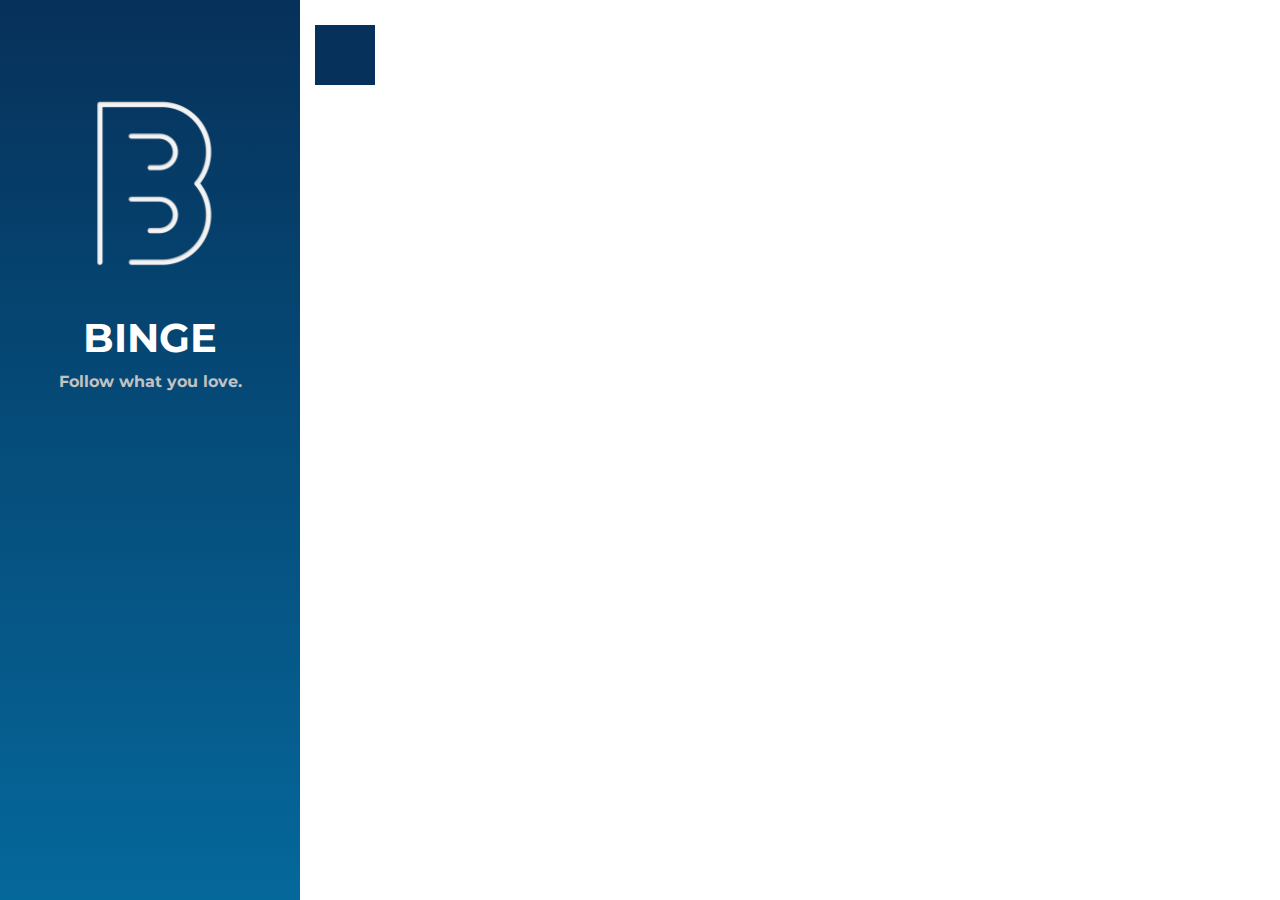
<file: Binge/index.html>
<!DOCTYPE html>
<html lang="en" class="no-js">
	<head>
		<meta charset="UTF-8" />
		<meta http-equiv="X-UA-Compatible" content="IE=edge">
		<meta name="viewport" content="width=device-width, initial-scale=1">
		<title>Binge</title>
		<meta name="description" content="A responsive, magazine-like website layout with a grid item animation effect when opening the content" />
		<meta name="keywords" content="grid, layout, effect, animated, responsive, magazine, template, web design" />
		<meta name="author" content="Codrops" />
		<link rel="shortcut icon" href="../favicon.ico">
		<link rel="stylesheet" type="text/css" href="css/normalize.css" />
		<link rel="stylesheet" type="text/css" href="fonts/font-awesome-4.3.0/css/font-awesome.min.css" />
		<link rel="stylesheet" type="text/css" href="css/style1.css" />
		<script src="js/modernizr.custom.js"></script>
	</head>
	<body>
		<div class="container">
			<button id="menu-toggle" class="menu-toggle"><span>Menu</span></button>
			<div id="theSidebar" class="sidebar">
				<button class="close-button fa fa-fw fa-close"></button>
				<h1>
					<img src="img/Binge_logo2.png" width="250 px" height="250 px"></img>
					<span>BINGE<span>
				</h1>
				<h2>Follow what you love.</h2>

			</div>
			<div id="theGrid" class="main">
				<section class="grid">
					<header class="top-bar">
						<div id="sb-search" class="sb-search">
							<form>
								<input class="sb-search-input" placeholder="Enter your search term..." type="search" value="" name="search" id="search">
								<input class="sb-search-submit" type="submit" value="">
								<span class="sb-icon-search"></span>
							</form>
						</div>


			</div>
		<script src="js/classie.js"></script>
		<script src="js/main.js"></script>
		<script src="js/uisearch.js"></script>
		<script>
			new UISearch( document.getElementById( 'sb-search' ) );
		</script>
	</body>
</html>
</file>
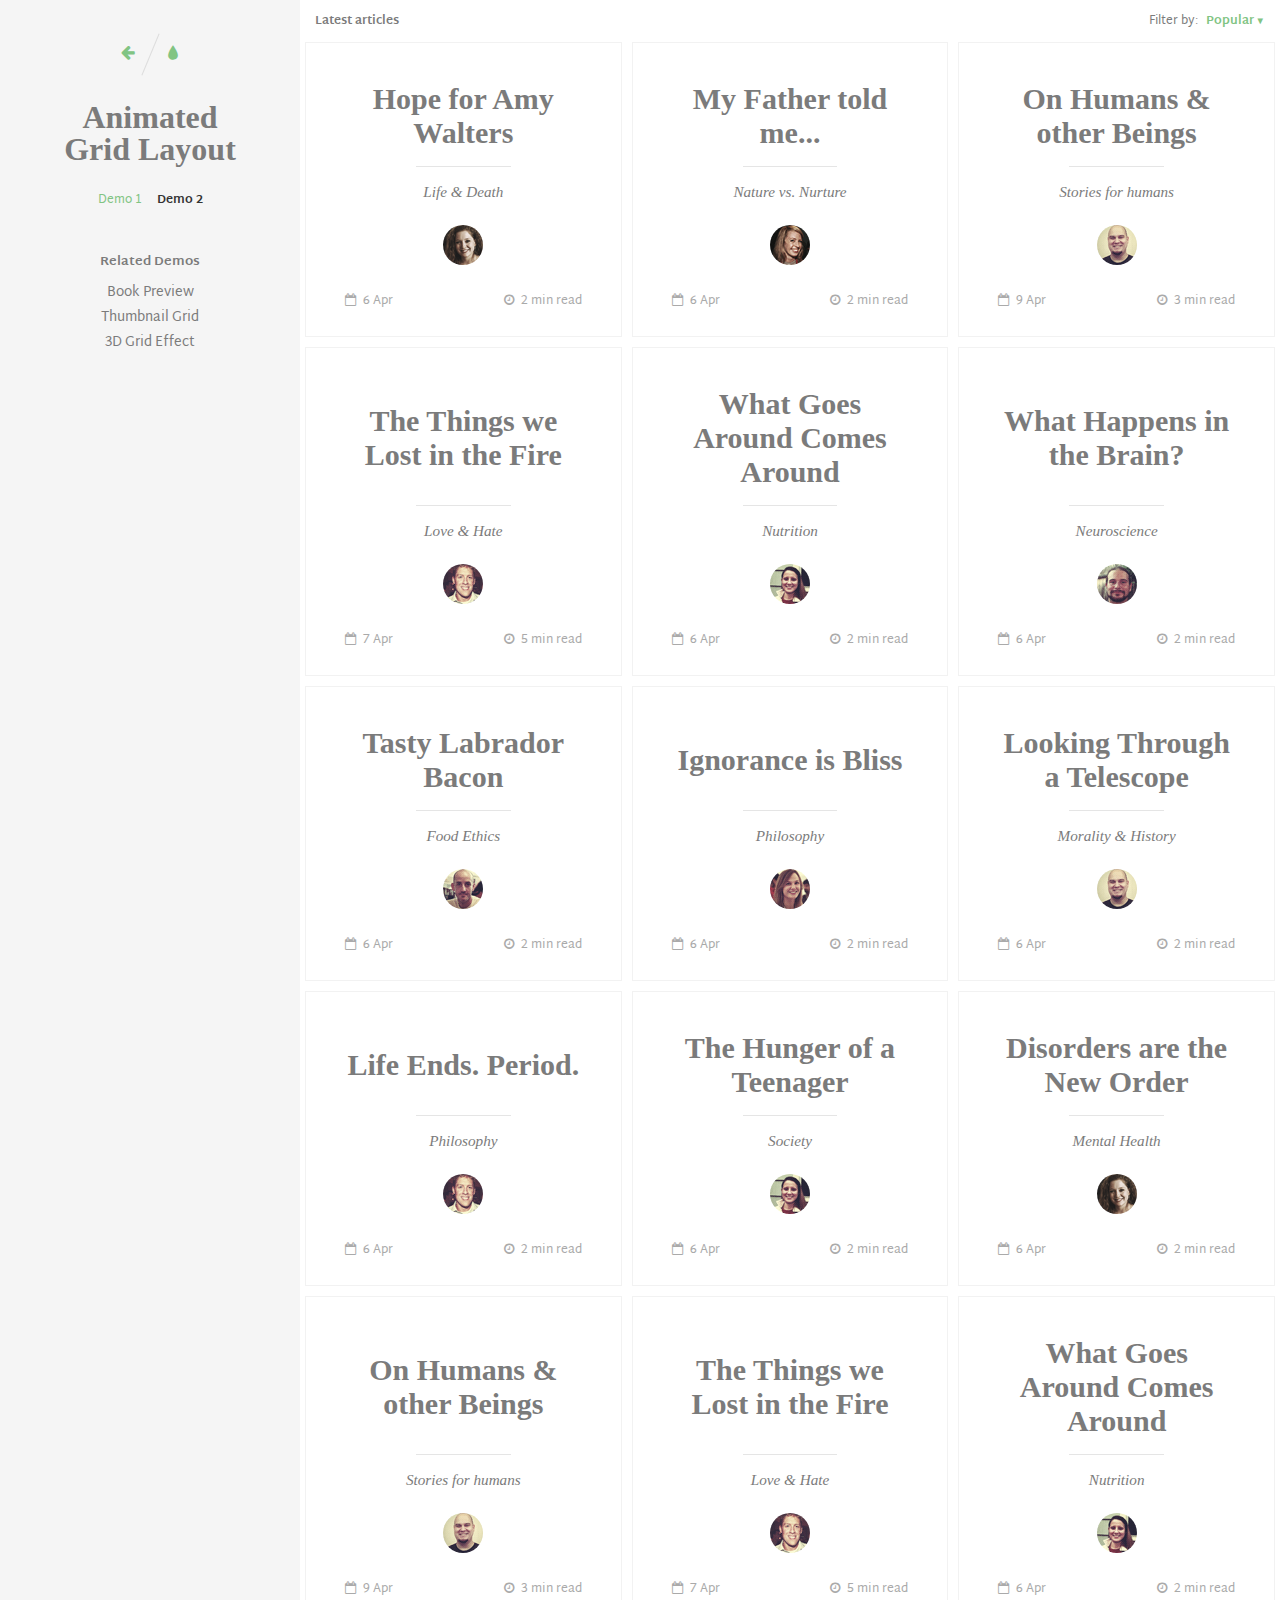
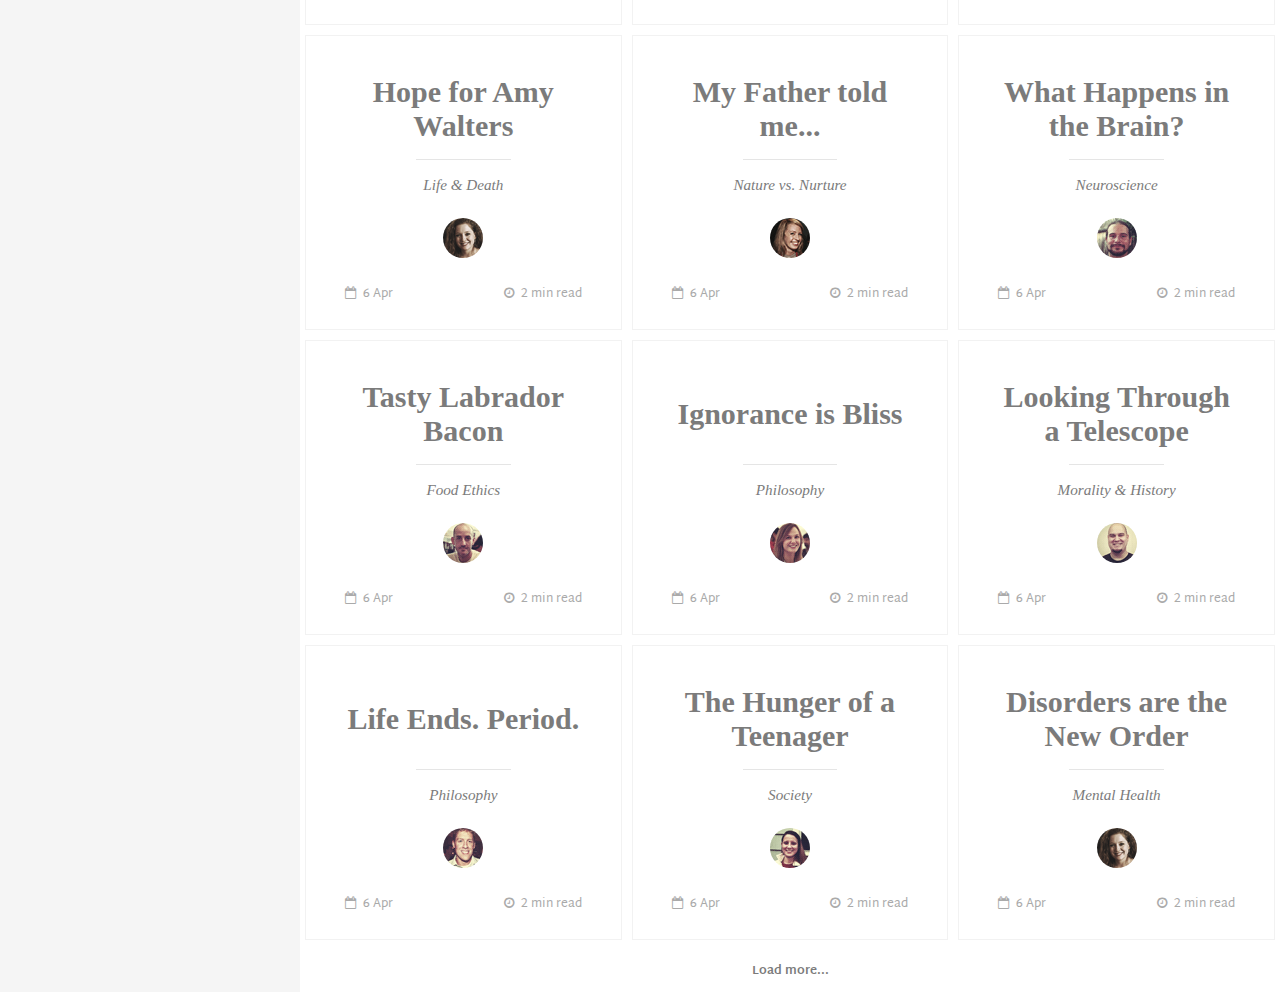
<file: Binge/index2.html>
<!DOCTYPE html>
<html lang="en" class="no-js">
	<head>
		<meta charset="UTF-8" />
		<meta http-equiv="X-UA-Compatible" content="IE=edge">
		<meta name="viewport" content="width=device-width, initial-scale=1">
		<title>Grid Item Animation Layout - Demo 2</title>
		<meta name="description" content="A responsive, magazine-like website layout with a grid item animation effect when opening the content" />
		<meta name="keywords" content="grid, layout, effect, animated, responsive, magazine, template, web design" />
		<meta name="author" content="Codrops" />
		<link rel="shortcut icon" href="../favicon.ico">
		<link rel="stylesheet" type="text/css" href="css/normalize.css" />
		<link rel="stylesheet" type="text/css" href="fonts/font-awesome-4.3.0/css/font-awesome.min.css" />
		<link rel="stylesheet" type="text/css" href="css/style2.css" />
		<script src="js/modernizr.custom.js"></script>
	</head>
	<body>
		<div class="container">
			<button id="menu-toggle" class="menu-toggle"><span>Menu</span></button>
			<div id="theSidebar" class="sidebar">
				<button class="close-button fa fa-fw fa-close"></button>
				<div class="codrops-links">
					<a class="codrops-icon codrops-icon--prev" href="http://tympanus.net/Tutorials/MotionBlurEffect/" title="Previous Demo"><span>Previous Demo</span></a>
					<a class="codrops-icon codrops-icon--drop" href="http://tympanus.net/codrops/?p=23872" title="Back to the article"><span>Back to the Codrops article</span></a>
				</div>
				<h1><span>Animated<span> Grid Layout</h1>
				<nav class="codrops-demos">
					<a href="index.html">Demo 1</a>
					<a class="current-demo" href="index2.html">Demo 2</a>
				</nav>
				<div class="related">
					<h3>Related Demos</h3>
					<a href="http://tympanus.net/Development/BookPreview/">Book Preview</a>
					<a href="http://tympanus.net/Tutorials/ThumbnailGridExpandingPreview/">Thumbnail Grid</a>
					<a href="http://tympanus.net/Development/3DGridEffect/">3D Grid Effect</a>
				</div>
			</div>
			<div id="theGrid" class="main">
				<section class="grid">
					<header class="top-bar">
						<h2 class="top-bar__headline">Latest articles</h2>
						<div class="filter">
							<span>Filter by:</span>
							<span class="dropdown">Popular</span>
						</div>
					</header>
					<a class="grid__item" href="#">
						<h2 class="title title--preview">Hope for Amy Walters</h2>
						<div class="loader"></div>
						<span class="category">Life &amp; Death</span>
						<div class="meta meta--preview">
							<img class="meta__avatar" src="img/authors/4.png" alt="author04" /> 
							<span class="meta__date"><i class="fa fa-calendar-o"></i> 6 Apr</span>
							<span class="meta__reading-time"><i class="fa fa-clock-o"></i> 2 min read</span>
						</div>
					</a>
					<a class="grid__item" href="#">
						<h2 class="title title--preview">My Father told me...</h2>
						<div class="loader"></div>
						<span class="category">Nature vs. Nurture</span>
						<div class="meta meta--preview">
							<img class="meta__avatar" src="img/authors/5.png" alt="author05" /> 
							<span class="meta__date"><i class="fa fa-calendar-o"></i> 6 Apr</span>
							<span class="meta__reading-time"><i class="fa fa-clock-o"></i> 2 min read</span>
						</div>
					</a>
					<a class="grid__item" href="#">
						<h2 class="title title--preview">On Humans &amp; other Beings</h2>
						<div class="loader"></div>
						<span class="category">Stories for humans</span>
						<div class="meta meta--preview">
							<img class="meta__avatar" src="img/authors/1.png" alt="author01" /> 
							<span class="meta__date"><i class="fa fa-calendar-o"></i> 9 Apr</span>
							<span class="meta__reading-time"><i class="fa fa-clock-o"></i> 3 min read</span>
						</div>
					</a>
					<a class="grid__item" href="#">
						<h2 class="title title--preview">The Things we Lost in the Fire</h2>
						<div class="loader"></div>
						<span class="category">Love &amp; Hate</span>
						<div class="meta meta--preview">
							<img class="meta__avatar" src="img/authors/2.png" alt="author02" /> 
							<span class="meta__date"><i class="fa fa-calendar-o"></i> 7 Apr</span>
							<span class="meta__reading-time"><i class="fa fa-clock-o"></i> 5 min read</span>
						</div>
					</a>
					<a class="grid__item" href="#">
						<h2 class="title title--preview">What Goes Around Comes Around</h2>
						<div class="loader"></div>
						<span class="category">Nutrition</span>
						<div class="meta meta--preview">
							<img class="meta__avatar" src="img/authors/3.png" alt="author03" /> 
							<span class="meta__date"><i class="fa fa-calendar-o"></i> 6 Apr</span>
							<span class="meta__reading-time"><i class="fa fa-clock-o"></i> 2 min read</span>
						</div>
					</a>
					<a class="grid__item" href="#">
						<h2 class="title title--preview">What Happens in the Brain?</h2>
						<div class="loader"></div>
						<span class="category">Neuroscience</span>
						<div class="meta meta--preview">
							<img class="meta__avatar" src="img/authors/6.png" alt="author06" /> 
							<span class="meta__date"><i class="fa fa-calendar-o"></i> 6 Apr</span>
							<span class="meta__reading-time"><i class="fa fa-clock-o"></i> 2 min read</span>
						</div>
					</a>
					<a class="grid__item" href="#">
						<h2 class="title title--preview">Tasty Labrador Bacon</h2>
						<div class="loader"></div>
						<span class="category">Food Ethics</span>
						<div class="meta meta--preview">
							<img class="meta__avatar" src="img/authors/7.png" alt="author07" /> 
							<span class="meta__date"><i class="fa fa-calendar-o"></i> 6 Apr</span>
							<span class="meta__reading-time"><i class="fa fa-clock-o"></i> 2 min read</span>
						</div>
					</a>
					<a class="grid__item" href="#">
						<h2 class="title title--preview">Ignorance is Bliss</h2>
						<div class="loader"></div>
						<span class="category">Philosophy</span>
						<div class="meta meta--preview">
							<img class="meta__avatar" src="img/authors/8.png" alt="author08" /> 
							<span class="meta__date"><i class="fa fa-calendar-o"></i> 6 Apr</span>
							<span class="meta__reading-time"><i class="fa fa-clock-o"></i> 2 min read</span>
						</div>
					</a>
					<a class="grid__item" href="#">
						<h2 class="title title--preview">Looking Through a Telescope</h2>
						<div class="loader"></div>
						<span class="category">Morality &amp; History</span>
						<div class="meta meta--preview">
							<img class="meta__avatar" src="img/authors/1.png" alt="author01" /> 
							<span class="meta__date"><i class="fa fa-calendar-o"></i> 6 Apr</span>
							<span class="meta__reading-time"><i class="fa fa-clock-o"></i> 2 min read</span>
						</div>
					</a>
					<a class="grid__item" href="#">
						<h2 class="title title--preview">Life Ends. Period.</h2>
						<div class="loader"></div>
						<span class="category">Philosophy</span>
						<div class="meta meta--preview">
							<img class="meta__avatar" src="img/authors/2.png" alt="author02" /> 
							<span class="meta__date"><i class="fa fa-calendar-o"></i> 6 Apr</span>
							<span class="meta__reading-time"><i class="fa fa-clock-o"></i> 2 min read</span>
						</div>
					</a>
					<a class="grid__item" href="#">
						<h2 class="title title--preview">The Hunger of a Teenager</h2>
						<div class="loader"></div>
						<span class="category">Society</span>
						<div class="meta meta--preview">
							<img class="meta__avatar" src="img/authors/3.png" alt="author03" /> 
							<span class="meta__date"><i class="fa fa-calendar-o"></i> 6 Apr</span>
							<span class="meta__reading-time"><i class="fa fa-clock-o"></i> 2 min read</span>
						</div>
					</a>
					<a class="grid__item" href="#">
						<h2 class="title title--preview">Disorders are the New Order</h2>
						<div class="loader"></div>
						<span class="category">Mental Health</span>
						<div class="meta meta--preview">
							<img class="meta__avatar" src="img/authors/4.png" alt="author04" /> 
							<span class="meta__date"><i class="fa fa-calendar-o"></i> 6 Apr</span>
							<span class="meta__reading-time"><i class="fa fa-clock-o"></i> 2 min read</span>
						</div>
					</a>
					<a class="grid__item" href="#">
						<h2 class="title title--preview">On Humans &amp; other Beings</h2>
						<div class="loader"></div>
						<span class="category">Stories for humans</span>
						<div class="meta meta--preview">
							<img class="meta__avatar" src="img/authors/1.png" alt="author01" /> 
							<span class="meta__date"><i class="fa fa-calendar-o"></i> 9 Apr</span>
							<span class="meta__reading-time"><i class="fa fa-clock-o"></i> 3 min read</span>
						</div>
					</a>
					<a class="grid__item" href="#">
						<h2 class="title title--preview">The Things we Lost in the Fire</h2>
						<div class="loader"></div>
						<span class="category">Love &amp; Hate</span>
						<div class="meta meta--preview">
							<img class="meta__avatar" src="img/authors/2.png" alt="author02" /> 
							<span class="meta__date"><i class="fa fa-calendar-o"></i> 7 Apr</span>
							<span class="meta__reading-time"><i class="fa fa-clock-o"></i> 5 min read</span>
						</div>
					</a>
					<a class="grid__item" href="#">
						<h2 class="title title--preview">What Goes Around Comes Around</h2>
						<div class="loader"></div>
						<span class="category">Nutrition</span>
						<div class="meta meta--preview">
							<img class="meta__avatar" src="img/authors/3.png" alt="author03" /> 
							<span class="meta__date"><i class="fa fa-calendar-o"></i> 6 Apr</span>
							<span class="meta__reading-time"><i class="fa fa-clock-o"></i> 2 min read</span>
						</div>
					</a>
					<a class="grid__item" href="#">
						<h2 class="title title--preview">Hope for Amy Walters</h2>
						<div class="loader"></div>
						<span class="category">Life &amp; Death</span>
						<div class="meta meta--preview">
							<img class="meta__avatar" src="img/authors/4.png" alt="author04" /> 
							<span class="meta__date"><i class="fa fa-calendar-o"></i> 6 Apr</span>
							<span class="meta__reading-time"><i class="fa fa-clock-o"></i> 2 min read</span>
						</div>
					</a>
					<a class="grid__item" href="#">
						<h2 class="title title--preview">My Father told me...</h2>
						<div class="loader"></div>
						<span class="category">Nature vs. Nurture</span>
						<div class="meta meta--preview">
							<img class="meta__avatar" src="img/authors/5.png" alt="author05" /> 
							<span class="meta__date"><i class="fa fa-calendar-o"></i> 6 Apr</span>
							<span class="meta__reading-time"><i class="fa fa-clock-o"></i> 2 min read</span>
						</div>
					</a>
					<a class="grid__item" href="#">
						<h2 class="title title--preview">What Happens in the Brain?</h2>
						<div class="loader"></div>
						<span class="category">Neuroscience</span>
						<div class="meta meta--preview">
							<img class="meta__avatar" src="img/authors/6.png" alt="author06" /> 
							<span class="meta__date"><i class="fa fa-calendar-o"></i> 6 Apr</span>
							<span class="meta__reading-time"><i class="fa fa-clock-o"></i> 2 min read</span>
						</div>
					</a>
					<a class="grid__item" href="#">
						<h2 class="title title--preview">Tasty Labrador Bacon</h2>
						<div class="loader"></div>
						<span class="category">Food Ethics</span>
						<div class="meta meta--preview">
							<img class="meta__avatar" src="img/authors/7.png" alt="author07" /> 
							<span class="meta__date"><i class="fa fa-calendar-o"></i> 6 Apr</span>
							<span class="meta__reading-time"><i class="fa fa-clock-o"></i> 2 min read</span>
						</div>
					</a>
					<a class="grid__item" href="#">
						<h2 class="title title--preview">Ignorance is Bliss</h2>
						<div class="loader"></div>
						<span class="category">Philosophy</span>
						<div class="meta meta--preview">
							<img class="meta__avatar" src="img/authors/8.png" alt="author08" /> 
							<span class="meta__date"><i class="fa fa-calendar-o"></i> 6 Apr</span>
							<span class="meta__reading-time"><i class="fa fa-clock-o"></i> 2 min read</span>
						</div>
					</a>
					<a class="grid__item" href="#">
						<h2 class="title title--preview">Looking Through a Telescope</h2>
						<div class="loader"></div>
						<span class="category">Morality &amp; History</span>
						<div class="meta meta--preview">
							<img class="meta__avatar" src="img/authors/1.png" alt="author01" /> 
							<span class="meta__date"><i class="fa fa-calendar-o"></i> 6 Apr</span>
							<span class="meta__reading-time"><i class="fa fa-clock-o"></i> 2 min read</span>
						</div>
					</a>
					<a class="grid__item" href="#">
						<h2 class="title title--preview">Life Ends. Period.</h2>
						<div class="loader"></div>
						<span class="category">Philosophy</span>
						<div class="meta meta--preview">
							<img class="meta__avatar" src="img/authors/2.png" alt="author02" /> 
							<span class="meta__date"><i class="fa fa-calendar-o"></i> 6 Apr</span>
							<span class="meta__reading-time"><i class="fa fa-clock-o"></i> 2 min read</span>
						</div>
					</a>
					<a class="grid__item" href="#">
						<h2 class="title title--preview">The Hunger of a Teenager</h2>
						<div class="loader"></div>
						<span class="category">Society</span>
						<div class="meta meta--preview">
							<img class="meta__avatar" src="img/authors/3.png" alt="author03" /> 
							<span class="meta__date"><i class="fa fa-calendar-o"></i> 6 Apr</span>
							<span class="meta__reading-time"><i class="fa fa-clock-o"></i> 2 min read</span>
						</div>
					</a>
					<a class="grid__item" href="#">
						<h2 class="title title--preview">Disorders are the New Order</h2>
						<div class="loader"></div>
						<span class="category">Mental Health</span>
						<div class="meta meta--preview">
							<img class="meta__avatar" src="img/authors/4.png" alt="author04" /> 
							<span class="meta__date"><i class="fa fa-calendar-o"></i> 6 Apr</span>
							<span class="meta__reading-time"><i class="fa fa-clock-o"></i> 2 min read</span>
						</div>
					</a>
					<footer class="page-meta">
						<span>Load more...</span>
					</footer>
				</section>
				<section class="content">
					<div class="scroll-wrap">
						<article class="content__item">
							<span class="category category--full">Life &amp; Death</span>
							<h2 class="title title--full">Hope for Amy Walters</h2>
							<div class="meta meta--full">
								<img class="meta__avatar" src="img/authors/4.png" alt="author04" />
								<span class="meta__author">Sandra Paulson</span>
								<span class="meta__date"><i class="fa fa-calendar-o"></i> 6 Apr</span>
								<span class="meta__reading-time"><i class="fa fa-clock-o"></i> 2 min read</span>
								<span class="meta__misc meta__misc--seperator"><i class="fa fa-comments-o"></i> 7 comments</span>
								<span class="meta__misc"><i class="fa fa-heart"></i> 12 favorites</span>
								<nav class="article-nav">
									<button><i class="fa fa-angle-left"></i> <span>Previous</span></button>
									<button><span>Next</span> <i class="fa fa-angle-right"></i></button>
								</nav>
							</div>
							<p>In contrast to this, our discussion readily shows that the double meaning in question belonged to the word taboo from the very beginning and that it serves to designate a definite ambivalence as well as everything which has come into existence on the basis of this ambivalence. </p>
							<p>Taboo is itself an ambivalent word and by way of supplement we may add that the established meaning of this word might of itself have allowed us to guess what we have found as the result of extensive investigation, namely, that the taboo prohibition is to be explained as the result of an emotional ambivalence. A study of the oldest languages has taught us that at one time there were many such words which included their own contrasts so that they were in a certain sense ambivalent, though perhaps not exactly in the same sense as the word taboo[88]. Slight vocal modifications of this primitive word containing two opposite meanings later served to create a separate linguistic expression for the two opposites originally united in one word.</p>
							<p>The word taboo has had a different fate; with the diminished importance of the ambivalence which it connotes it has itself disappeared, or rather, the words analogous to it have vanished from the vocabulary. In a later connection I hope to be able to show that a tangible historic change is probably concealed behind the fate of this conception; that the word at first was associated with definite human relations which were characterized by great emotional ambivalence from which it expanded to other analogous relations.</p>
							<p>Unless we are mistaken, the understanding of taboo also throws light upon the nature and origin of _conscience_. Without stretching ideas we can speak of a taboo conscience and a taboo sense of guilt after the violation of a taboo. Taboo conscience is probably the oldest form in which we meet the phenomenon of conscience.</p>
							<p>If I judge my readers’ impressions correctly, I dare say that after hearing all that was said about taboo they are far from knowing what to understand by it and where to store it in their minds. This is surely due to the insufficient information I have given and to the omission of all discussions concerning the relation of taboo to superstition, to belief in the soul, and to religion. On the other hand I fear that a more detailed description of what is known about taboo would be still more confusing; I can therefore assure the reader that the state of affairs is really far from clear. We may say, however, that we deal with a series of restrictions which these primitive races impose upon themselves; this and that is forbidden without any apparent reason; nor does it occur to them to question this matter, for they subject themselves to these restrictions as a matter of course and are convinced that any transgression will be punished automatically in the most severe manner. There are reliable reports that innocent transgressions of such prohibitions have actually been punished automatically. For instance, the innocent offender who had eaten from a forbidden animal became deeply depressed, expected his death and then actually died. The prohibitions mostly concern matters which are capable of enjoyment such as freedom of movement and unrestrained intercourse; in some cases they appear very ingenious, evidently representing abstinences and renunciations; in other cases their content is quite incomprehensible, they seem to concern themselves with trifles and give the impression of ceremonials. Something like a theory seems to underlie all these prohibitions, it seems as if these prohibitions are necessary because some persons and objects possess a dangerous power which is transmitted by contact with the object so charged, almost like a contagion. The quantity of this dangerous property is also taken into consideration. Some persons or things have more of it than others and the danger is precisely in accordance with the charge. The most peculiar part of it is that any one who has violated such a prohibition assumes the nature of the forbidden object as if he had absorbed the whole dangerous charge. This power is inherent in all persons who are more or less prominent, such as kings, priests and the newly born, in all exceptional physical states such as menstruation, puberty and birth, in everything sinister like illness and death and in everything connected with these conditions by virtue of contagion or dissemination.</p>
							<p>First of all it must be said that it is useless to question savages as to the real motivation of their prohibitions or as to the genesis of taboo. According to our assumption they must be incapable of telling us anything about it since this motivation is ‘unconscious’ to them. But following the model of the compulsive prohibition we shall construct the history of taboo as follows: Taboos are very ancient prohibitions which at one time were forced upon a generation of primitive people from without, that is, they probably were forcibly impressed upon them by an earlier generation. These prohibitions concerned actions for which there existed a strong desire. The prohibitions maintained themselves from generation to generation, perhaps only as the result of a tradition set up by paternal and social authority. But in later generations they have perhaps already become ‘organized’ as a piece of inherited psychic property. Whether there are such ‘innate ideas’ or whether these have brought about the fixation of the taboo by themselves or by co-operating with education no one could decide in the particular case in question. The persistence of taboo teaches, however, one thing, namely, that the original pleasure to do the forbidden still continues among taboo races. They therefore assume an _ambivalent attitude_ toward their taboo prohibitions; in their unconscious they would like nothing better than to transgress them but they are also afraid to do it; they are afraid just because they would like to transgress, and the fear is stronger than the pleasure. But in every individual of the race the desire for it is unconscious, just as in the neurotic.</p> <p>It seems like an obvious contradiction that persons of such perfection of power should themselves require the greatest care to guard them against threatening dangers, but this is not the only contradiction revealed in the treatment of royal persons on the part of savages. These races consider it necessary to watch over their kings to see that they use their powers in the right way; they are by no means sure of their good intentions or of their conscientiousness. A strain of mistrust is mingled with the motivation of the taboo rules for the king. “The idea that early kingdoms are despotisms”, says Frazer[59], “in which the people exist only for the sovereign, is wholly inapplicable to the monarchies we are considering. On the contrary, the sovereign in them exists only for his subjects: his life is only valuable so long as he discharges the duties of his position by ordering the course of nature for his people’s benefit. So soon as he fails to do so, the care, the devotion, the religious homage which they had hitherto lavished on him cease and are changed into hatred and contempt; he is ignominiously dismissed and may be thankful if he escapes with his life. Worshipped as a god one day, he is killed as a criminal the next. But in this changed behaviour of the people there is nothing capricious or inconsistent. On the contrary, their conduct is quite consistent. If their king is their god he is or should be, also their preserver; and if he will not preserve them he must make room for another who will. So long, however, as he answers their expectations, there is no limit to the care which they take of him, and which they compel him to take of himself. A king of this sort lives hedged in by ceremonious etiquette, a network of prohibitions and observances, of which the intention is not to contribute to his dignity, much less to his comfort, but to restrain him from conduct which, by disturbing the harmony of nature, might involve himself, his people, and the universe in one common catastrophe. Far from adding to his comfort, these observances, by trammelling his every act, annihilate his freedom and often render the very life, which it is their object to preserve, a burden and sorrow to him.”</p>
							<p>Excerpts from <a href="http://www.gutenberg.org/ebooks/41214">Totem and Taboo</a> by Sigmund Freud.</p>
						</article>
						<article class="content__item">
							<span class="category category--full">Nature vs. Nurture</span>
							<h2 class="title title--full">My Father told me...</h2>
							<div class="meta meta--full">
								<img class="meta__avatar" src="img/authors/5.png" alt="author05" />
								<span class="meta__author">Leila Nastafi</span>
								<span class="meta__date"><i class="fa fa-calendar-o"></i> 6 Apr</span>
								<span class="meta__reading-time"><i class="fa fa-clock-o"></i> 2 min read</span>
								<span class="meta__misc meta__misc--seperator"><i class="fa fa-comments-o"></i> 23 comments</span>
								<span class="meta__misc"><i class="fa fa-heart"></i> 253 favorites</span>
								<nav class="article-nav">
									<button><i class="fa fa-angle-left"></i> <span>Previous</span></button>
									<button><span>Next</span> <i class="fa fa-angle-right"></i></button>
								</nav>
							</div>
							<p>Conscience is the inner perception of objections to definite wish impulses that exist in us; but the emphasis is put upon the fact that this rejection does not have to depend on anything else, that it is sure of itself. </p>
							<p>This becomes even plainer in the case of a guilty conscience, where we become aware of the inner condemnation of such acts which realized some of our definite wish impulses. Confirmation seems superfluous here; whoever has a conscience must feel in himself the justification of the condemnation, and the reproach for the accomplished action. But this same character is evinced by the attitude of savages towards taboo. Taboo is a command of conscience, the violation of which causes a terrible sense of guilt which is as self-evident as its origin is unknown[89].</p>
							<p>It is therefore probable that conscience also originates on the basis of an ambivalent feeling from quite definite human relations which contain this ambivalence.</p>
							<p>It probably originates under conditions which are in force both for taboo and the compulsion neurosis, that is, one component of the two contrasting feelings is unconscious and is kept repressed by the compulsive domination of the other component. This is confirmed by many things which we have learned from our analysis of neurosis. In the first place the character of compulsion neurotics shows a predominant trait of painful conscientiousness which is a symptom of reaction against the temptation which lurks in the unconscious, and which develops into the highest degrees of guilty conscience as their illness grows worse. Indeed, one may venture the assertion that if the origin of guilty conscience could not be discovered through compulsion neurotic patients, there would be no prospect of ever discovering it. This task is successfully solved in the case of the individual neurotic, and we are confident of finding a similar solution in the case of races. </p>
							<p>If I judge my readers’ impressions correctly, I dare say that after hearing all that was said about taboo they are far from knowing what to understand by it and where to store it in their minds. This is surely due to the insufficient information I have given and to the omission of all discussions concerning the relation of taboo to superstition, to belief in the soul, and to religion. On the other hand I fear that a more detailed description of what is known about taboo would be still more confusing; I can therefore assure the reader that the state of affairs is really far from clear. We may say, however, that we deal with a series of restrictions which these primitive races impose upon themselves; this and that is forbidden without any apparent reason; nor does it occur to them to question this matter, for they subject themselves to these restrictions as a matter of course and are convinced that any transgression will be punished automatically in the most severe manner. There are reliable reports that innocent transgressions of such prohibitions have actually been punished automatically. For instance, the innocent offender who had eaten from a forbidden animal became deeply depressed, expected his death and then actually died. The prohibitions mostly concern matters which are capable of enjoyment such as freedom of movement and unrestrained intercourse; in some cases they appear very ingenious, evidently representing abstinences and renunciations; in other cases their content is quite incomprehensible, they seem to concern themselves with trifles and give the impression of ceremonials. Something like a theory seems to underlie all these prohibitions, it seems as if these prohibitions are necessary because some persons and objects possess a dangerous power which is transmitted by contact with the object so charged, almost like a contagion. The quantity of this dangerous property is also taken into consideration. Some persons or things have more of it than others and the danger is precisely in accordance with the charge. The most peculiar part of it is that any one who has violated such a prohibition assumes the nature of the forbidden object as if he had absorbed the whole dangerous charge. This power is inherent in all persons who are more or less prominent, such as kings, priests and the newly born, in all exceptional physical states such as menstruation, puberty and birth, in everything sinister like illness and death and in everything connected with these conditions by virtue of contagion or dissemination.</p>
							<p>First of all it must be said that it is useless to question savages as to the real motivation of their prohibitions or as to the genesis of taboo. According to our assumption they must be incapable of telling us anything about it since this motivation is ‘unconscious’ to them. But following the model of the compulsive prohibition we shall construct the history of taboo as follows: Taboos are very ancient prohibitions which at one time were forced upon a generation of primitive people from without, that is, they probably were forcibly impressed upon them by an earlier generation. These prohibitions concerned actions for which there existed a strong desire. The prohibitions maintained themselves from generation to generation, perhaps only as the result of a tradition set up by paternal and social authority. But in later generations they have perhaps already become ‘organized’ as a piece of inherited psychic property. Whether there are such ‘innate ideas’ or whether these have brought about the fixation of the taboo by themselves or by co-operating with education no one could decide in the particular case in question. The persistence of taboo teaches, however, one thing, namely, that the original pleasure to do the forbidden still continues among taboo races. They therefore assume an _ambivalent attitude_ toward their taboo prohibitions; in their unconscious they would like nothing better than to transgress them but they are also afraid to do it; they are afraid just because they would like to transgress, and the fear is stronger than the pleasure. But in every individual of the race the desire for it is unconscious, just as in the neurotic.</p> <p>It seems like an obvious contradiction that persons of such perfection of power should themselves require the greatest care to guard them against threatening dangers, but this is not the only contradiction revealed in the treatment of royal persons on the part of savages. These races consider it necessary to watch over their kings to see that they use their powers in the right way; they are by no means sure of their good intentions or of their conscientiousness. A strain of mistrust is mingled with the motivation of the taboo rules for the king. “The idea that early kingdoms are despotisms”, says Frazer[59], “in which the people exist only for the sovereign, is wholly inapplicable to the monarchies we are considering. On the contrary, the sovereign in them exists only for his subjects: his life is only valuable so long as he discharges the duties of his position by ordering the course of nature for his people’s benefit. So soon as he fails to do so, the care, the devotion, the religious homage which they had hitherto lavished on him cease and are changed into hatred and contempt; he is ignominiously dismissed and may be thankful if he escapes with his life. Worshipped as a god one day, he is killed as a criminal the next. But in this changed behaviour of the people there is nothing capricious or inconsistent. On the contrary, their conduct is quite consistent. If their king is their god he is or should be, also their preserver; and if he will not preserve them he must make room for another who will. So long, however, as he answers their expectations, there is no limit to the care which they take of him, and which they compel him to take of himself. A king of this sort lives hedged in by ceremonious etiquette, a network of prohibitions and observances, of which the intention is not to contribute to his dignity, much less to his comfort, but to restrain him from conduct which, by disturbing the harmony of nature, might involve himself, his people, and the universe in one common catastrophe. Far from adding to his comfort, these observances, by trammelling his every act, annihilate his freedom and often render the very life, which it is their object to preserve, a burden and sorrow to him.”</p>
							<p>Excerpts from <a href="http://www.gutenberg.org/ebooks/41214">Totem and Taboo</a> by Sigmund Freud.</p>
						</article>
						<article class="content__item">
							<span class="category category--full">Stories for humans</span>
							<h2 class="title title--full">On Humans &amp; other Beings</h2>
							<div class="meta meta--full">
								<img class="meta__avatar" src="img/authors/1.png" alt="author01" />
								<span class="meta__author">Matthew Walters</span>
								<span class="meta__date"><i class="fa fa-calendar-o"></i> 9 Apr</span>
								<span class="meta__reading-time"><i class="fa fa-clock-o"></i> 3 min read</span>
								<span class="meta__misc meta__misc--seperator"><i class="fa fa-comments-o"></i> 12 comments</span>
								<span class="meta__misc"><i class="fa fa-heart"></i> 45 favorites</span>
								<nav class="article-nav">
									<button><i class="fa fa-angle-left"></i> <span>Previous</span></button>
									<button><span>Next</span> <i class="fa fa-angle-right"></i></button>
								</nav>
							</div>
							<p>I am fully aware of the shortcomings in these essays. I shall not touch upon those which are characteristic of first efforts at investigation. The others, however, demand a word of explanation.</p>
							<p>The four essays which are here collected will be of interest to a wide circle of educated people, but they can only be thoroughly understood and judged by those who are really acquainted with psychoanalysis as such. It is hoped that they may serve as a bond between students of ethnology, philology, folklore and of the allied sciences, and psychoanalysts; they cannot, however, supply both groups the entire requisites for such co-operation. They will not furnish the former with sufficient insight into the new psychological technique, nor will the psychoanalysts acquire through them an adequate command over the material to be elaborated. Both groups will have to content themselves with whatever attention they can stimulate here and there and with the hope that frequent meetings between them will not remain unproductive for science.</p>
							<p>The two principal themes, totem and taboo, which give the name to this small book are not treated alike here. The problem of taboo is presented more exhaustively, and the effort to solve it is approached with perfect confidence. The investigation of totemism may be modestly expressed as: “This is all that psychoanalytic study can contribute at present to the elucidation of the problem of totemism.” This difference in the treatment of the two subjects is due to the fact that taboo still exists in our midst. To be sure, it is negatively conceived and directed to different contents, but according to its psychological nature, it is still nothing else than Kant’s ‘Categorical Imperative’, which tends to act compulsively and rejects all conscious motivations. On the other hand, totemism is a religio-social institution which is alien to our present feelings; it has long been abandoned and replaced by new forms. In the religions, morals, and customs of the civilized races of to-day it has left only slight traces, and even among those races where it is still retained, it has had to undergo great changes. The social and material progress of the history of mankind could obviously change taboo much less than totemism.</p>
							<p>If I judge my readers’ impressions correctly, I dare say that after hearing all that was said about taboo they are far from knowing what to understand by it and where to store it in their minds. This is surely due to the insufficient information I have given and to the omission of all discussions concerning the relation of taboo to superstition, to belief in the soul, and to religion. On the other hand I fear that a more detailed description of what is known about taboo would be still more confusing; I can therefore assure the reader that the state of affairs is really far from clear. We may say, however, that we deal with a series of restrictions which these primitive races impose upon themselves; this and that is forbidden without any apparent reason; nor does it occur to them to question this matter, for they subject themselves to these restrictions as a matter of course and are convinced that any transgression will be punished automatically in the most severe manner. There are reliable reports that innocent transgressions of such prohibitions have actually been punished automatically. For instance, the innocent offender who had eaten from a forbidden animal became deeply depressed, expected his death and then actually died. The prohibitions mostly concern matters which are capable of enjoyment such as freedom of movement and unrestrained intercourse; in some cases they appear very ingenious, evidently representing abstinences and renunciations; in other cases their content is quite incomprehensible, they seem to concern themselves with trifles and give the impression of ceremonials. Something like a theory seems to underlie all these prohibitions, it seems as if these prohibitions are necessary because some persons and objects possess a dangerous power which is transmitted by contact with the object so charged, almost like a contagion. The quantity of this dangerous property is also taken into consideration. Some persons or things have more of it than others and the danger is precisely in accordance with the charge. The most peculiar part of it is that any one who has violated such a prohibition assumes the nature of the forbidden object as if he had absorbed the whole dangerous charge. This power is inherent in all persons who are more or less prominent, such as kings, priests and the newly born, in all exceptional physical states such as menstruation, puberty and birth, in everything sinister like illness and death and in everything connected with these conditions by virtue of contagion or dissemination.</p>
							<p>First of all it must be said that it is useless to question savages as to the real motivation of their prohibitions or as to the genesis of taboo. According to our assumption they must be incapable of telling us anything about it since this motivation is ‘unconscious’ to them. But following the model of the compulsive prohibition we shall construct the history of taboo as follows: Taboos are very ancient prohibitions which at one time were forced upon a generation of primitive people from without, that is, they probably were forcibly impressed upon them by an earlier generation. These prohibitions concerned actions for which there existed a strong desire. The prohibitions maintained themselves from generation to generation, perhaps only as the result of a tradition set up by paternal and social authority. But in later generations they have perhaps already become ‘organized’ as a piece of inherited psychic property. Whether there are such ‘innate ideas’ or whether these have brought about the fixation of the taboo by themselves or by co-operating with education no one could decide in the particular case in question. The persistence of taboo teaches, however, one thing, namely, that the original pleasure to do the forbidden still continues among taboo races. They therefore assume an _ambivalent attitude_ toward their taboo prohibitions; in their unconscious they would like nothing better than to transgress them but they are also afraid to do it; they are afraid just because they would like to transgress, and the fear is stronger than the pleasure. But in every individual of the race the desire for it is unconscious, just as in the neurotic.</p> <p>It seems like an obvious contradiction that persons of such perfection of power should themselves require the greatest care to guard them against threatening dangers, but this is not the only contradiction revealed in the treatment of royal persons on the part of savages. These races consider it necessary to watch over their kings to see that they use their powers in the right way; they are by no means sure of their good intentions or of their conscientiousness. A strain of mistrust is mingled with the motivation of the taboo rules for the king. “The idea that early kingdoms are despotisms”, says Frazer[59], “in which the people exist only for the sovereign, is wholly inapplicable to the monarchies we are considering. On the contrary, the sovereign in them exists only for his subjects: his life is only valuable so long as he discharges the duties of his position by ordering the course of nature for his people’s benefit. So soon as he fails to do so, the care, the devotion, the religious homage which they had hitherto lavished on him cease and are changed into hatred and contempt; he is ignominiously dismissed and may be thankful if he escapes with his life. Worshipped as a god one day, he is killed as a criminal the next. But in this changed behaviour of the people there is nothing capricious or inconsistent. On the contrary, their conduct is quite consistent. If their king is their god he is or should be, also their preserver; and if he will not preserve them he must make room for another who will. So long, however, as he answers their expectations, there is no limit to the care which they take of him, and which they compel him to take of himself. A king of this sort lives hedged in by ceremonious etiquette, a network of prohibitions and observances, of which the intention is not to contribute to his dignity, much less to his comfort, but to restrain him from conduct which, by disturbing the harmony of nature, might involve himself, his people, and the universe in one common catastrophe. Far from adding to his comfort, these observances, by trammelling his every act, annihilate his freedom and often render the very life, which it is their object to preserve, a burden and sorrow to him.”</p>
							<p>Excerpts from <a href="http://www.gutenberg.org/ebooks/41214">Totem and Taboo</a> by Sigmund Freud.</p>
						</article>
						<article class="content__item">
							<span class="category category--full">Love &amp; Hate</span>
							<h2 class="title title--full">The Things we Lost in the Fire</h2>
							<div class="meta meta--full">
								<img class="meta__avatar" src="img/authors/2.png" alt="author02" />
								<span class="meta__author">Christian Belverde</span>
								<span class="meta__date"><i class="fa fa-calendar-o"></i> 7 Apr</span>
								<span class="meta__reading-time"><i class="fa fa-clock-o"></i> 5 min read</span>
								<span class="meta__misc meta__misc--seperator"><i class="fa fa-comments-o"></i> 5 comments</span>
								<span class="meta__misc"><i class="fa fa-heart"></i> 5 favorites</span>
								<nav class="article-nav">
									<button><i class="fa fa-angle-left"></i> <span>Previous</span></button>
									<button><span>Next</span> <i class="fa fa-angle-right"></i></button>
								</nav>
							</div>
							<p>Faulty psychic actions, dreams and wit are products of the unconscious mental activity, and like neurotic or psychotic manifestations represent efforts at adjustment to one’s environment. </p>
							<p>The slip of the tongue shows that on account of unconscious inhibitions the individual concerned is unable to express his true thoughts; the dream is a distorted or plain expression of those wishes which are prohibited in the waking states, and the witticism, owing to its veiled or indirect way of expression, enables the individual to obtain pleasure from forbidden sources. But whereas dreams, witticisms, and faulty actions give evidences of inner conflicts which the individual overcomes, the neurotic or psychotic symptom is the result of a failure and represents a morbid adjustment.</p>
							<p>The aforementioned psychic formations are therefore nothing but manifestations of the struggle with reality, the constant effort to adjust one’s primitive feelings to the demands of civilization. In spite of all later development the individual retains all his infantile psychic structures. Nothing is lost; the infantile wishes and primitive impulses can always be demonstrated in the grown-up and on occasion can be brought back to the surface. In his dreams the normal person is constantly reviving his childhood, and the neurotic or psychotic individual merges back into a sort of psychic infantilism through his morbid productions. The unconscious mental activity which is made up of repressed infantile material for ever tries to express itself. Whenever the individual finds it impossible to dominate the difficulties of the world of reality there is a regression to the infantile, and psychic disturbances ensue which are conceived as peculiar thoughts and acts. Thus the civilized adult is the result of his childhood or the sum total of his early impressions; psychoanalysis thus confirms the old saying: The child is father to the man.</p>
							<p>It is at this point in the development of psychoanalysis that the paths gradually broadened until they finally culminated in this work. There were many indications that the childhood of the individual showed a marked resemblance to the primitive history or the childhood of races. The knowledge gained from dream analysis and phantasies[7], when applied to the productions of racial phantasies, like myths and fairy tales, seemed to indicate that the first impulse to form myths was due to the same emotional strivings which produced dreams, fancies and symptoms[8]. Further study in this direction has thrown much light on our great cultural institutions, such as religion, morality, law and philosophy, all of which Professor Freud has modestly formulated in this volume and thus initiated a new epoch in the study of racial psychology.</p>
							<p>If I judge my readers’ impressions correctly, I dare say that after hearing all that was said about taboo they are far from knowing what to understand by it and where to store it in their minds. This is surely due to the insufficient information I have given and to the omission of all discussions concerning the relation of taboo to superstition, to belief in the soul, and to religion. On the other hand I fear that a more detailed description of what is known about taboo would be still more confusing; I can therefore assure the reader that the state of affairs is really far from clear. We may say, however, that we deal with a series of restrictions which these primitive races impose upon themselves; this and that is forbidden without any apparent reason; nor does it occur to them to question this matter, for they subject themselves to these restrictions as a matter of course and are convinced that any transgression will be punished automatically in the most severe manner. There are reliable reports that innocent transgressions of such prohibitions have actually been punished automatically. For instance, the innocent offender who had eaten from a forbidden animal became deeply depressed, expected his death and then actually died. The prohibitions mostly concern matters which are capable of enjoyment such as freedom of movement and unrestrained intercourse; in some cases they appear very ingenious, evidently representing abstinences and renunciations; in other cases their content is quite incomprehensible, they seem to concern themselves with trifles and give the impression of ceremonials. Something like a theory seems to underlie all these prohibitions, it seems as if these prohibitions are necessary because some persons and objects possess a dangerous power which is transmitted by contact with the object so charged, almost like a contagion. The quantity of this dangerous property is also taken into consideration. Some persons or things have more of it than others and the danger is precisely in accordance with the charge. The most peculiar part of it is that any one who has violated such a prohibition assumes the nature of the forbidden object as if he had absorbed the whole dangerous charge. This power is inherent in all persons who are more or less prominent, such as kings, priests and the newly born, in all exceptional physical states such as menstruation, puberty and birth, in everything sinister like illness and death and in everything connected with these conditions by virtue of contagion or dissemination.</p>
							<p>First of all it must be said that it is useless to question savages as to the real motivation of their prohibitions or as to the genesis of taboo. According to our assumption they must be incapable of telling us anything about it since this motivation is ‘unconscious’ to them. But following the model of the compulsive prohibition we shall construct the history of taboo as follows: Taboos are very ancient prohibitions which at one time were forced upon a generation of primitive people from without, that is, they probably were forcibly impressed upon them by an earlier generation. These prohibitions concerned actions for which there existed a strong desire. The prohibitions maintained themselves from generation to generation, perhaps only as the result of a tradition set up by paternal and social authority. But in later generations they have perhaps already become ‘organized’ as a piece of inherited psychic property. Whether there are such ‘innate ideas’ or whether these have brought about the fixation of the taboo by themselves or by co-operating with education no one could decide in the particular case in question. The persistence of taboo teaches, however, one thing, namely, that the original pleasure to do the forbidden still continues among taboo races. They therefore assume an _ambivalent attitude_ toward their taboo prohibitions; in their unconscious they would like nothing better than to transgress them but they are also afraid to do it; they are afraid just because they would like to transgress, and the fear is stronger than the pleasure. But in every individual of the race the desire for it is unconscious, just as in the neurotic.</p> <p>It seems like an obvious contradiction that persons of such perfection of power should themselves require the greatest care to guard them against threatening dangers, but this is not the only contradiction revealed in the treatment of royal persons on the part of savages. These races consider it necessary to watch over their kings to see that they use their powers in the right way; they are by no means sure of their good intentions or of their conscientiousness. A strain of mistrust is mingled with the motivation of the taboo rules for the king. “The idea that early kingdoms are despotisms”, says Frazer[59], “in which the people exist only for the sovereign, is wholly inapplicable to the monarchies we are considering. On the contrary, the sovereign in them exists only for his subjects: his life is only valuable so long as he discharges the duties of his position by ordering the course of nature for his people’s benefit. So soon as he fails to do so, the care, the devotion, the religious homage which they had hitherto lavished on him cease and are changed into hatred and contempt; he is ignominiously dismissed and may be thankful if he escapes with his life. Worshipped as a god one day, he is killed as a criminal the next. But in this changed behaviour of the people there is nothing capricious or inconsistent. On the contrary, their conduct is quite consistent. If their king is their god he is or should be, also their preserver; and if he will not preserve them he must make room for another who will. So long, however, as he answers their expectations, there is no limit to the care which they take of him, and which they compel him to take of himself. A king of this sort lives hedged in by ceremonious etiquette, a network of prohibitions and observances, of which the intention is not to contribute to his dignity, much less to his comfort, but to restrain him from conduct which, by disturbing the harmony of nature, might involve himself, his people, and the universe in one common catastrophe. Far from adding to his comfort, these observances, by trammelling his every act, annihilate his freedom and often render the very life, which it is their object to preserve, a burden and sorrow to him.”</p>
							<p>Excerpts from <a href="http://www.gutenberg.org/ebooks/41214">Totem and Taboo</a> by Sigmund Freud.</p>
						</article>
						<article class="content__item">
							<span class="category category--full">Nutrition</span>
							<h2 class="title title--full">What Goes Around Comes Around</h2>
							<div class="meta meta--full">
								<img class="meta__avatar" src="img/authors/3.png" alt="author03" />
								<span class="meta__author">Carol Freeman</span>
								<span class="meta__date"><i class="fa fa-calendar-o"></i> 6 Apr</span>
								<span class="meta__reading-time"><i class="fa fa-clock-o"></i> 2 min read</span>
								<span class="meta__misc meta__misc--seperator"><i class="fa fa-comments-o"></i> 18 comments</span>
								<span class="meta__misc"><i class="fa fa-heart"></i> 125 favorites</span>
								<nav class="article-nav">
									<button><i class="fa fa-angle-left"></i> <span>Previous</span></button>
									<button><span>Next</span> <i class="fa fa-angle-right"></i></button>
								</nav>
							</div>
							<p>Primitive man is known to us by the stages of development through which he has passed: that is, through the inanimate monuments and implements which he has left behind for us, through our knowledge of his art, his religion and his attitude towards life, which we have received either directly or through the medium of legends, myths and fairy tales; and through the remnants of his ways of thinking that survive in our own manners and customs. </p>
							<p>Moreover, in a certain sense he is still our contemporary: there are people whom we still consider more closely related to primitive man than to ourselves, in whom we therefore recognize the direct descendants and representatives of earlier man. We can thus judge the so-called savage and semi-savage races; their psychic life assumes a peculiar interest for us, for we can recognize in their psychic life a well-preserved, early stage of our own development.
							</p>
							<p>The aborigines of Australia are looked upon as a peculiar race which shows neither physical nor linguistic relationship with its nearest neighbours, the Melanesian, Polynesian and Malayan races. They do not build houses or permanent huts; they do not cultivate the soil or keep any domestic animals except dogs; and they do not even know the art of pottery. They live exclusively on the flesh of all sorts of animals which they kill in the chase, and on the roots which they dig. Kings or chieftains are unknown among them, and all communal affairs are decided by the elders in assembly. It is quite doubtful whether they evince any traces of religion in the form of worship of higher beings. The tribes living in the interior who have to contend with the greatest vicissitudes of life owing to a scarcity of water, seem in every way more primitive than those who live near the coast.</p>
							<p>If I judge my readers’ impressions correctly, I dare say that after hearing all that was said about taboo they are far from knowing what to understand by it and where to store it in their minds. This is surely due to the insufficient information I have given and to the omission of all discussions concerning the relation of taboo to superstition, to belief in the soul, and to religion. On the other hand I fear that a more detailed description of what is known about taboo would be still more confusing; I can therefore assure the reader that the state of affairs is really far from clear. We may say, however, that we deal with a series of restrictions which these primitive races impose upon themselves; this and that is forbidden without any apparent reason; nor does it occur to them to question this matter, for they subject themselves to these restrictions as a matter of course and are convinced that any transgression will be punished automatically in the most severe manner. There are reliable reports that innocent transgressions of such prohibitions have actually been punished automatically. For instance, the innocent offender who had eaten from a forbidden animal became deeply depressed, expected his death and then actually died. The prohibitions mostly concern matters which are capable of enjoyment such as freedom of movement and unrestrained intercourse; in some cases they appear very ingenious, evidently representing abstinences and renunciations; in other cases their content is quite incomprehensible, they seem to concern themselves with trifles and give the impression of ceremonials. Something like a theory seems to underlie all these prohibitions, it seems as if these prohibitions are necessary because some persons and objects possess a dangerous power which is transmitted by contact with the object so charged, almost like a contagion. The quantity of this dangerous property is also taken into consideration. Some persons or things have more of it than others and the danger is precisely in accordance with the charge. The most peculiar part of it is that any one who has violated such a prohibition assumes the nature of the forbidden object as if he had absorbed the whole dangerous charge. This power is inherent in all persons who are more or less prominent, such as kings, priests and the newly born, in all exceptional physical states such as menstruation, puberty and birth, in everything sinister like illness and death and in everything connected with these conditions by virtue of contagion or dissemination.</p>
							<p>First of all it must be said that it is useless to question savages as to the real motivation of their prohibitions or as to the genesis of taboo. According to our assumption they must be incapable of telling us anything about it since this motivation is ‘unconscious’ to them. But following the model of the compulsive prohibition we shall construct the history of taboo as follows: Taboos are very ancient prohibitions which at one time were forced upon a generation of primitive people from without, that is, they probably were forcibly impressed upon them by an earlier generation. These prohibitions concerned actions for which there existed a strong desire. The prohibitions maintained themselves from generation to generation, perhaps only as the result of a tradition set up by paternal and social authority. But in later generations they have perhaps already become ‘organized’ as a piece of inherited psychic property. Whether there are such ‘innate ideas’ or whether these have brought about the fixation of the taboo by themselves or by co-operating with education no one could decide in the particular case in question. The persistence of taboo teaches, however, one thing, namely, that the original pleasure to do the forbidden still continues among taboo races. They therefore assume an _ambivalent attitude_ toward their taboo prohibitions; in their unconscious they would like nothing better than to transgress them but they are also afraid to do it; they are afraid just because they would like to transgress, and the fear is stronger than the pleasure. But in every individual of the race the desire for it is unconscious, just as in the neurotic.</p> <p>It seems like an obvious contradiction that persons of such perfection of power should themselves require the greatest care to guard them against threatening dangers, but this is not the only contradiction revealed in the treatment of royal persons on the part of savages. These races consider it necessary to watch over their kings to see that they use their powers in the right way; they are by no means sure of their good intentions or of their conscientiousness. A strain of mistrust is mingled with the motivation of the taboo rules for the king. “The idea that early kingdoms are despotisms”, says Frazer[59], “in which the people exist only for the sovereign, is wholly inapplicable to the monarchies we are considering. On the contrary, the sovereign in them exists only for his subjects: his life is only valuable so long as he discharges the duties of his position by ordering the course of nature for his people’s benefit. So soon as he fails to do so, the care, the devotion, the religious homage which they had hitherto lavished on him cease and are changed into hatred and contempt; he is ignominiously dismissed and may be thankful if he escapes with his life. Worshipped as a god one day, he is killed as a criminal the next. But in this changed behaviour of the people there is nothing capricious or inconsistent. On the contrary, their conduct is quite consistent. If their king is their god he is or should be, also their preserver; and if he will not preserve them he must make room for another who will. So long, however, as he answers their expectations, there is no limit to the care which they take of him, and which they compel him to take of himself. A king of this sort lives hedged in by ceremonious etiquette, a network of prohibitions and observances, of which the intention is not to contribute to his dignity, much less to his comfort, but to restrain him from conduct which, by disturbing the harmony of nature, might involve himself, his people, and the universe in one common catastrophe. Far from adding to his comfort, these observances, by trammelling his every act, annihilate his freedom and often render the very life, which it is their object to preserve, a burden and sorrow to him.”</p>
							<p>Excerpts from <a href="http://www.gutenberg.org/ebooks/41214">Totem and Taboo</a> by Sigmund Freud.</p>
						</article>
						<article class="content__item">
							<span class="category category--full">Neuroscience</span>
							<h2 class="title title--full">What Happens in the Brain?</h2>
							<div class="meta meta--full">
								<img class="meta__avatar" src="img/authors/6.png" alt="author06" />
								<span class="meta__author">William Green</span>
								<span class="meta__date"><i class="fa fa-calendar-o"></i> 6 Apr</span>
								<span class="meta__reading-time"><i class="fa fa-clock-o"></i> 2 min read</span>
								<span class="meta__misc meta__misc--seperator"><i class="fa fa-comments-o"></i> 2 comments</span>
								<span class="meta__misc"><i class="fa fa-heart"></i> 16 favorites</span>
								<nav class="article-nav">
									<button><i class="fa fa-angle-left"></i> <span>Previous</span></button>
									<button><span>Next</span> <i class="fa fa-angle-right"></i></button>
								</nav>
							</div>
							<p>I am fully aware of the shortcomings in these essays. I shall not touch upon those which are characteristic of first efforts at investigation. The others, however, demand a word of explanation.</p>
							<p>The four essays which are here collected will be of interest to a wide circle of educated people, but they can only be thoroughly understood and judged by those who are really acquainted with psychoanalysis as such. It is hoped that they may serve as a bond between students of ethnology, philology, folklore and of the allied sciences, and psychoanalysts; they cannot, however, supply both groups the entire requisites for such co-operation. They will not furnish the former with sufficient insight into the new psychological technique, nor will the psychoanalysts acquire through them an adequate command over the material to be elaborated. Both groups will have to content themselves with whatever attention they can stimulate here and there and with the hope that frequent meetings between them will not remain unproductive for science.</p>
							<p>The two principal themes, totem and taboo, which give the name to this small book are not treated alike here. The problem of taboo is presented more exhaustively, and the effort to solve it is approached with perfect confidence. The investigation of totemism may be modestly expressed as: “This is all that psychoanalytic study can contribute at present to the elucidation of the problem of totemism.” This difference in the treatment of the two subjects is due to the fact that taboo still exists in our midst. To be sure, it is negatively conceived and directed to different contents, but according to its psychological nature, it is still nothing else than Kant’s ‘Categorical Imperative’, which tends to act compulsively and rejects all conscious motivations. On the other hand, totemism is a religio-social institution which is alien to our present feelings; it has long been abandoned and replaced by new forms. In the religions, morals, and customs of the civilized races of to-day it has left only slight traces, and even among those races where it is still retained, it has had to undergo great changes. The social and material progress of the history of mankind could obviously change taboo much less than totemism.</p>
							<p>If I judge my readers’ impressions correctly, I dare say that after hearing all that was said about taboo they are far from knowing what to understand by it and where to store it in their minds. This is surely due to the insufficient information I have given and to the omission of all discussions concerning the relation of taboo to superstition, to belief in the soul, and to religion. On the other hand I fear that a more detailed description of what is known about taboo would be still more confusing; I can therefore assure the reader that the state of affairs is really far from clear. We may say, however, that we deal with a series of restrictions which these primitive races impose upon themselves; this and that is forbidden without any apparent reason; nor does it occur to them to question this matter, for they subject themselves to these restrictions as a matter of course and are convinced that any transgression will be punished automatically in the most severe manner. There are reliable reports that innocent transgressions of such prohibitions have actually been punished automatically. For instance, the innocent offender who had eaten from a forbidden animal became deeply depressed, expected his death and then actually died. The prohibitions mostly concern matters which are capable of enjoyment such as freedom of movement and unrestrained intercourse; in some cases they appear very ingenious, evidently representing abstinences and renunciations; in other cases their content is quite incomprehensible, they seem to concern themselves with trifles and give the impression of ceremonials. Something like a theory seems to underlie all these prohibitions, it seems as if these prohibitions are necessary because some persons and objects possess a dangerous power which is transmitted by contact with the object so charged, almost like a contagion. The quantity of this dangerous property is also taken into consideration. Some persons or things have more of it than others and the danger is precisely in accordance with the charge. The most peculiar part of it is that any one who has violated such a prohibition assumes the nature of the forbidden object as if he had absorbed the whole dangerous charge. This power is inherent in all persons who are more or less prominent, such as kings, priests and the newly born, in all exceptional physical states such as menstruation, puberty and birth, in everything sinister like illness and death and in everything connected with these conditions by virtue of contagion or dissemination.</p>
							<p>First of all it must be said that it is useless to question savages as to the real motivation of their prohibitions or as to the genesis of taboo. According to our assumption they must be incapable of telling us anything about it since this motivation is ‘unconscious’ to them. But following the model of the compulsive prohibition we shall construct the history of taboo as follows: Taboos are very ancient prohibitions which at one time were forced upon a generation of primitive people from without, that is, they probably were forcibly impressed upon them by an earlier generation. These prohibitions concerned actions for which there existed a strong desire. The prohibitions maintained themselves from generation to generation, perhaps only as the result of a tradition set up by paternal and social authority. But in later generations they have perhaps already become ‘organized’ as a piece of inherited psychic property. Whether there are such ‘innate ideas’ or whether these have brought about the fixation of the taboo by themselves or by co-operating with education no one could decide in the particular case in question. The persistence of taboo teaches, however, one thing, namely, that the original pleasure to do the forbidden still continues among taboo races. They therefore assume an _ambivalent attitude_ toward their taboo prohibitions; in their unconscious they would like nothing better than to transgress them but they are also afraid to do it; they are afraid just because they would like to transgress, and the fear is stronger than the pleasure. But in every individual of the race the desire for it is unconscious, just as in the neurotic.</p> <p>It seems like an obvious contradiction that persons of such perfection of power should themselves require the greatest care to guard them against threatening dangers, but this is not the only contradiction revealed in the treatment of royal persons on the part of savages. These races consider it necessary to watch over their kings to see that they use their powers in the right way; they are by no means sure of their good intentions or of their conscientiousness. A strain of mistrust is mingled with the motivation of the taboo rules for the king. “The idea that early kingdoms are despotisms”, says Frazer[59], “in which the people exist only for the sovereign, is wholly inapplicable to the monarchies we are considering. On the contrary, the sovereign in them exists only for his subjects: his life is only valuable so long as he discharges the duties of his position by ordering the course of nature for his people’s benefit. So soon as he fails to do so, the care, the devotion, the religious homage which they had hitherto lavished on him cease and are changed into hatred and contempt; he is ignominiously dismissed and may be thankful if he escapes with his life. Worshipped as a god one day, he is killed as a criminal the next. But in this changed behaviour of the people there is nothing capricious or inconsistent. On the contrary, their conduct is quite consistent. If their king is their god he is or should be, also their preserver; and if he will not preserve them he must make room for another who will. So long, however, as he answers their expectations, there is no limit to the care which they take of him, and which they compel him to take of himself. A king of this sort lives hedged in by ceremonious etiquette, a network of prohibitions and observances, of which the intention is not to contribute to his dignity, much less to his comfort, but to restrain him from conduct which, by disturbing the harmony of nature, might involve himself, his people, and the universe in one common catastrophe. Far from adding to his comfort, these observances, by trammelling his every act, annihilate his freedom and often render the very life, which it is their object to preserve, a burden and sorrow to him.”</p>
							<p>Excerpts from <a href="http://www.gutenberg.org/ebooks/41214">Totem and Taboo</a> by Sigmund Freud.</p>
						</article>
						<article class="content__item">
							<span class="category category--full">Food Ethics</span>
							<h2 class="title title--full">Tasty Labrador Bacon</h2>
							<div class="meta meta--full">
								<img class="meta__avatar" src="img/authors/7.png" alt="author07" />
								<span class="meta__author">Peter M. Schuster</span>
								<span class="meta__date"><i class="fa fa-calendar-o"></i> 6 Apr</span>
								<span class="meta__reading-time"><i class="fa fa-clock-o"></i> 2 min read</span>
								<span class="meta__misc meta__misc--seperator"><i class="fa fa-comments-o"></i> 4 comments</span>
								<span class="meta__misc"><i class="fa fa-heart"></i> 13 favorites</span>
								<nav class="article-nav">
									<button><i class="fa fa-angle-left"></i> <span>Previous</span></button>
									<button><span>Next</span> <i class="fa fa-angle-right"></i></button>
								</nav>
							</div>
							<p>Conscience is the inner perception of objections to definite wish impulses that exist in us; but the emphasis is put upon the fact that this rejection does not have to depend on anything else, that it is sure of itself. </p>
							<p>This becomes even plainer in the case of a guilty conscience, where we become aware of the inner condemnation of such acts which realized some of our definite wish impulses. Confirmation seems superfluous here; whoever has a conscience must feel in himself the justification of the condemnation, and the reproach for the accomplished action. But this same character is evinced by the attitude of savages towards taboo. Taboo is a command of conscience, the violation of which causes a terrible sense of guilt which is as self-evident as its origin is unknown[89].</p>
							<p>It is therefore probable that conscience also originates on the basis of an ambivalent feeling from quite definite human relations which contain this ambivalence.</p>
							<p>It probably originates under conditions which are in force both for taboo and the compulsion neurosis, that is, one component of the two contrasting feelings is unconscious and is kept repressed by the compulsive domination of the other component. This is confirmed by many things which we have learned from our analysis of neurosis. In the first place the character of compulsion neurotics shows a predominant trait of painful conscientiousness which is a symptom of reaction against the temptation which lurks in the unconscious, and which develops into the highest degrees of guilty conscience as their illness grows worse. Indeed, one may venture the assertion that if the origin of guilty conscience could not be discovered through compulsion neurotic patients, there would be no prospect of ever discovering it. This task is successfully solved in the case of the individual neurotic, and we are confident of finding a similar solution in the case of races. </p>
							<p>If I judge my readers’ impressions correctly, I dare say that after hearing all that was said about taboo they are far from knowing what to understand by it and where to store it in their minds. This is surely due to the insufficient information I have given and to the omission of all discussions concerning the relation of taboo to superstition, to belief in the soul, and to religion. On the other hand I fear that a more detailed description of what is known about taboo would be still more confusing; I can therefore assure the reader that the state of affairs is really far from clear. We may say, however, that we deal with a series of restrictions which these primitive races impose upon themselves; this and that is forbidden without any apparent reason; nor does it occur to them to question this matter, for they subject themselves to these restrictions as a matter of course and are convinced that any transgression will be punished automatically in the most severe manner. There are reliable reports that innocent transgressions of such prohibitions have actually been punished automatically. For instance, the innocent offender who had eaten from a forbidden animal became deeply depressed, expected his death and then actually died. The prohibitions mostly concern matters which are capable of enjoyment such as freedom of movement and unrestrained intercourse; in some cases they appear very ingenious, evidently representing abstinences and renunciations; in other cases their content is quite incomprehensible, they seem to concern themselves with trifles and give the impression of ceremonials. Something like a theory seems to underlie all these prohibitions, it seems as if these prohibitions are necessary because some persons and objects possess a dangerous power which is transmitted by contact with the object so charged, almost like a contagion. The quantity of this dangerous property is also taken into consideration. Some persons or things have more of it than others and the danger is precisely in accordance with the charge. The most peculiar part of it is that any one who has violated such a prohibition assumes the nature of the forbidden object as if he had absorbed the whole dangerous charge. This power is inherent in all persons who are more or less prominent, such as kings, priests and the newly born, in all exceptional physical states such as menstruation, puberty and birth, in everything sinister like illness and death and in everything connected with these conditions by virtue of contagion or dissemination.</p>
							<p>First of all it must be said that it is useless to question savages as to the real motivation of their prohibitions or as to the genesis of taboo. According to our assumption they must be incapable of telling us anything about it since this motivation is ‘unconscious’ to them. But following the model of the compulsive prohibition we shall construct the history of taboo as follows: Taboos are very ancient prohibitions which at one time were forced upon a generation of primitive people from without, that is, they probably were forcibly impressed upon them by an earlier generation. These prohibitions concerned actions for which there existed a strong desire. The prohibitions maintained themselves from generation to generation, perhaps only as the result of a tradition set up by paternal and social authority. But in later generations they have perhaps already become ‘organized’ as a piece of inherited psychic property. Whether there are such ‘innate ideas’ or whether these have brought about the fixation of the taboo by themselves or by co-operating with education no one could decide in the particular case in question. The persistence of taboo teaches, however, one thing, namely, that the original pleasure to do the forbidden still continues among taboo races. They therefore assume an _ambivalent attitude_ toward their taboo prohibitions; in their unconscious they would like nothing better than to transgress them but they are also afraid to do it; they are afraid just because they would like to transgress, and the fear is stronger than the pleasure. But in every individual of the race the desire for it is unconscious, just as in the neurotic.</p> <p>It seems like an obvious contradiction that persons of such perfection of power should themselves require the greatest care to guard them against threatening dangers, but this is not the only contradiction revealed in the treatment of royal persons on the part of savages. These races consider it necessary to watch over their kings to see that they use their powers in the right way; they are by no means sure of their good intentions or of their conscientiousness. A strain of mistrust is mingled with the motivation of the taboo rules for the king. “The idea that early kingdoms are despotisms”, says Frazer[59], “in which the people exist only for the sovereign, is wholly inapplicable to the monarchies we are considering. On the contrary, the sovereign in them exists only for his subjects: his life is only valuable so long as he discharges the duties of his position by ordering the course of nature for his people’s benefit. So soon as he fails to do so, the care, the devotion, the religious homage which they had hitherto lavished on him cease and are changed into hatred and contempt; he is ignominiously dismissed and may be thankful if he escapes with his life. Worshipped as a god one day, he is killed as a criminal the next. But in this changed behaviour of the people there is nothing capricious or inconsistent. On the contrary, their conduct is quite consistent. If their king is their god he is or should be, also their preserver; and if he will not preserve them he must make room for another who will. So long, however, as he answers their expectations, there is no limit to the care which they take of him, and which they compel him to take of himself. A king of this sort lives hedged in by ceremonious etiquette, a network of prohibitions and observances, of which the intention is not to contribute to his dignity, much less to his comfort, but to restrain him from conduct which, by disturbing the harmony of nature, might involve himself, his people, and the universe in one common catastrophe. Far from adding to his comfort, these observances, by trammelling his every act, annihilate his freedom and often render the very life, which it is their object to preserve, a burden and sorrow to him.”</p>
							<p>Excerpts from <a href="http://www.gutenberg.org/ebooks/41214">Totem and Taboo</a> by Sigmund Freud.</p>
						</article>
						<article class="content__item">
							<span class="category category--full">Philosophy</span>
							<h2 class="title title--full">Ignorance is Bliss</h2>
							<div class="meta meta--full">
								<img class="meta__avatar" src="img/authors/8.png" alt="author08" />
								<span class="meta__author">Matthew Walters</span>
								<span class="meta__date"><i class="fa fa-calendar-o"></i> 6 Apr</span>
								<span class="meta__reading-time"><i class="fa fa-clock-o"></i> 2 min read</span>
								<span class="meta__misc meta__misc--seperator"><i class="fa fa-comments-o"></i> 28 comments</span>
								<span class="meta__misc"><i class="fa fa-heart"></i> 89 favorites</span>
								<nav class="article-nav">
									<button><i class="fa fa-angle-left"></i> <span>Previous</span></button>
									<button><span>Next</span> <i class="fa fa-angle-right"></i></button>
								</nav>
							</div>
							<p>In contrast to this, our discussion readily shows that the double meaning in question belonged to the word taboo from the very beginning and that it serves to designate a definite ambivalence as well as everything which has come into existence on the basis of this ambivalence. </p>
							<p>Taboo is itself an ambivalent word and by way of supplement we may add that the established meaning of this word might of itself have allowed us to guess what we have found as the result of extensive investigation, namely, that the taboo prohibition is to be explained as the result of an emotional ambivalence. A study of the oldest languages has taught us that at one time there were many such words which included their own contrasts so that they were in a certain sense ambivalent, though perhaps not exactly in the same sense as the word taboo[88]. Slight vocal modifications of this primitive word containing two opposite meanings later served to create a separate linguistic expression for the two opposites originally united in one word.</p>
							<p>The word taboo has had a different fate; with the diminished importance of the ambivalence which it connotes it has itself disappeared, or rather, the words analogous to it have vanished from the vocabulary. In a later connection I hope to be able to show that a tangible historic change is probably concealed behind the fate of this conception; that the word at first was associated with definite human relations which were characterized by great emotional ambivalence from which it expanded to other analogous relations.</p>
							<p>Unless we are mistaken, the understanding of taboo also throws light upon the nature and origin of _conscience_. Without stretching ideas we can speak of a taboo conscience and a taboo sense of guilt after the violation of a taboo. Taboo conscience is probably the oldest form in which we meet the phenomenon of conscience.</p>
							<p>If I judge my readers’ impressions correctly, I dare say that after hearing all that was said about taboo they are far from knowing what to understand by it and where to store it in their minds. This is surely due to the insufficient information I have given and to the omission of all discussions concerning the relation of taboo to superstition, to belief in the soul, and to religion. On the other hand I fear that a more detailed description of what is known about taboo would be still more confusing; I can therefore assure the reader that the state of affairs is really far from clear. We may say, however, that we deal with a series of restrictions which these primitive races impose upon themselves; this and that is forbidden without any apparent reason; nor does it occur to them to question this matter, for they subject themselves to these restrictions as a matter of course and are convinced that any transgression will be punished automatically in the most severe manner. There are reliable reports that innocent transgressions of such prohibitions have actually been punished automatically. For instance, the innocent offender who had eaten from a forbidden animal became deeply depressed, expected his death and then actually died. The prohibitions mostly concern matters which are capable of enjoyment such as freedom of movement and unrestrained intercourse; in some cases they appear very ingenious, evidently representing abstinences and renunciations; in other cases their content is quite incomprehensible, they seem to concern themselves with trifles and give the impression of ceremonials. Something like a theory seems to underlie all these prohibitions, it seems as if these prohibitions are necessary because some persons and objects possess a dangerous power which is transmitted by contact with the object so charged, almost like a contagion. The quantity of this dangerous property is also taken into consideration. Some persons or things have more of it than others and the danger is precisely in accordance with the charge. The most peculiar part of it is that any one who has violated such a prohibition assumes the nature of the forbidden object as if he had absorbed the whole dangerous charge. This power is inherent in all persons who are more or less prominent, such as kings, priests and the newly born, in all exceptional physical states such as menstruation, puberty and birth, in everything sinister like illness and death and in everything connected with these conditions by virtue of contagion or dissemination.</p>
							<p>First of all it must be said that it is useless to question savages as to the real motivation of their prohibitions or as to the genesis of taboo. According to our assumption they must be incapable of telling us anything about it since this motivation is ‘unconscious’ to them. But following the model of the compulsive prohibition we shall construct the history of taboo as follows: Taboos are very ancient prohibitions which at one time were forced upon a generation of primitive people from without, that is, they probably were forcibly impressed upon them by an earlier generation. These prohibitions concerned actions for which there existed a strong desire. The prohibitions maintained themselves from generation to generation, perhaps only as the result of a tradition set up by paternal and social authority. But in later generations they have perhaps already become ‘organized’ as a piece of inherited psychic property. Whether there are such ‘innate ideas’ or whether these have brought about the fixation of the taboo by themselves or by co-operating with education no one could decide in the particular case in question. The persistence of taboo teaches, however, one thing, namely, that the original pleasure to do the forbidden still continues among taboo races. They therefore assume an _ambivalent attitude_ toward their taboo prohibitions; in their unconscious they would like nothing better than to transgress them but they are also afraid to do it; they are afraid just because they would like to transgress, and the fear is stronger than the pleasure. But in every individual of the race the desire for it is unconscious, just as in the neurotic.</p> <p>It seems like an obvious contradiction that persons of such perfection of power should themselves require the greatest care to guard them against threatening dangers, but this is not the only contradiction revealed in the treatment of royal persons on the part of savages. These races consider it necessary to watch over their kings to see that they use their powers in the right way; they are by no means sure of their good intentions or of their conscientiousness. A strain of mistrust is mingled with the motivation of the taboo rules for the king. “The idea that early kingdoms are despotisms”, says Frazer[59], “in which the people exist only for the sovereign, is wholly inapplicable to the monarchies we are considering. On the contrary, the sovereign in them exists only for his subjects: his life is only valuable so long as he discharges the duties of his position by ordering the course of nature for his people’s benefit. So soon as he fails to do so, the care, the devotion, the religious homage which they had hitherto lavished on him cease and are changed into hatred and contempt; he is ignominiously dismissed and may be thankful if he escapes with his life. Worshipped as a god one day, he is killed as a criminal the next. But in this changed behaviour of the people there is nothing capricious or inconsistent. On the contrary, their conduct is quite consistent. If their king is their god he is or should be, also their preserver; and if he will not preserve them he must make room for another who will. So long, however, as he answers their expectations, there is no limit to the care which they take of him, and which they compel him to take of himself. A king of this sort lives hedged in by ceremonious etiquette, a network of prohibitions and observances, of which the intention is not to contribute to his dignity, much less to his comfort, but to restrain him from conduct which, by disturbing the harmony of nature, might involve himself, his people, and the universe in one common catastrophe. Far from adding to his comfort, these observances, by trammelling his every act, annihilate his freedom and often render the very life, which it is their object to preserve, a burden and sorrow to him.”</p>
							<p>Excerpts from <a href="http://www.gutenberg.org/ebooks/41214">Totem and Taboo</a> by Sigmund Freud.</p>
						</article>
						<article class="content__item">
							<span class="category category--full">Morality &amp; History</span>
							<h2 class="title title--full">Looking Through a Telescope</h2>
							<div class="meta meta--full">
								<img class="meta__avatar" src="img/authors/1.png" alt="author01" />
								<span class="meta__author">Carol Freeman</span>
								<span class="meta__date"><i class="fa fa-calendar-o"></i> 6 Apr</span>
								<span class="meta__reading-time"><i class="fa fa-clock-o"></i> 2 min read</span>
								<span class="meta__misc meta__misc--seperator"><i class="fa fa-comments-o"></i> 9 comments</span>
								<span class="meta__misc"><i class="fa fa-heart"></i> 19 favorites</span>
								<nav class="article-nav">
									<button><i class="fa fa-angle-left"></i> <span>Previous</span></button>
									<button><span>Next</span> <i class="fa fa-angle-right"></i></button>
								</nav>
							</div>
							<p>Primitive man is known to us by the stages of development through which he has passed: that is, through the inanimate monuments and implements which he has left behind for us, through our knowledge of his art, his religion and his attitude towards life, which we have received either directly or through the medium of legends, myths and fairy tales; and through the remnants of his ways of thinking that survive in our own manners and customs. </p>
							<p>Moreover, in a certain sense he is still our contemporary: there are people whom we still consider more closely related to primitive man than to ourselves, in whom we therefore recognize the direct descendants and representatives of earlier man. We can thus judge the so-called savage and semi-savage races; their psychic life assumes a peculiar interest for us, for we can recognize in their psychic life a well-preserved, early stage of our own development.
							</p>
							<p>The aborigines of Australia are looked upon as a peculiar race which shows neither physical nor linguistic relationship with its nearest neighbours, the Melanesian, Polynesian and Malayan races. They do not build houses or permanent huts; they do not cultivate the soil or keep any domestic animals except dogs; and they do not even know the art of pottery. They live exclusively on the flesh of all sorts of animals which they kill in the chase, and on the roots which they dig. Kings or chieftains are unknown among them, and all communal affairs are decided by the elders in assembly. It is quite doubtful whether they evince any traces of religion in the form of worship of higher beings. The tribes living in the interior who have to contend with the greatest vicissitudes of life owing to a scarcity of water, seem in every way more primitive than those who live near the coast.</p>
							<p>If I judge my readers’ impressions correctly, I dare say that after hearing all that was said about taboo they are far from knowing what to understand by it and where to store it in their minds. This is surely due to the insufficient information I have given and to the omission of all discussions concerning the relation of taboo to superstition, to belief in the soul, and to religion. On the other hand I fear that a more detailed description of what is known about taboo would be still more confusing; I can therefore assure the reader that the state of affairs is really far from clear. We may say, however, that we deal with a series of restrictions which these primitive races impose upon themselves; this and that is forbidden without any apparent reason; nor does it occur to them to question this matter, for they subject themselves to these restrictions as a matter of course and are convinced that any transgression will be punished automatically in the most severe manner. There are reliable reports that innocent transgressions of such prohibitions have actually been punished automatically. For instance, the innocent offender who had eaten from a forbidden animal became deeply depressed, expected his death and then actually died. The prohibitions mostly concern matters which are capable of enjoyment such as freedom of movement and unrestrained intercourse; in some cases they appear very ingenious, evidently representing abstinences and renunciations; in other cases their content is quite incomprehensible, they seem to concern themselves with trifles and give the impression of ceremonials. Something like a theory seems to underlie all these prohibitions, it seems as if these prohibitions are necessary because some persons and objects possess a dangerous power which is transmitted by contact with the object so charged, almost like a contagion. The quantity of this dangerous property is also taken into consideration. Some persons or things have more of it than others and the danger is precisely in accordance with the charge. The most peculiar part of it is that any one who has violated such a prohibition assumes the nature of the forbidden object as if he had absorbed the whole dangerous charge. This power is inherent in all persons who are more or less prominent, such as kings, priests and the newly born, in all exceptional physical states such as menstruation, puberty and birth, in everything sinister like illness and death and in everything connected with these conditions by virtue of contagion or dissemination.</p>
							<p>First of all it must be said that it is useless to question savages as to the real motivation of their prohibitions or as to the genesis of taboo. According to our assumption they must be incapable of telling us anything about it since this motivation is ‘unconscious’ to them. But following the model of the compulsive prohibition we shall construct the history of taboo as follows: Taboos are very ancient prohibitions which at one time were forced upon a generation of primitive people from without, that is, they probably were forcibly impressed upon them by an earlier generation. These prohibitions concerned actions for which there existed a strong desire. The prohibitions maintained themselves from generation to generation, perhaps only as the result of a tradition set up by paternal and social authority. But in later generations they have perhaps already become ‘organized’ as a piece of inherited psychic property. Whether there are such ‘innate ideas’ or whether these have brought about the fixation of the taboo by themselves or by co-operating with education no one could decide in the particular case in question. The persistence of taboo teaches, however, one thing, namely, that the original pleasure to do the forbidden still continues among taboo races. They therefore assume an _ambivalent attitude_ toward their taboo prohibitions; in their unconscious they would like nothing better than to transgress them but they are also afraid to do it; they are afraid just because they would like to transgress, and the fear is stronger than the pleasure. But in every individual of the race the desire for it is unconscious, just as in the neurotic.</p> <p>It seems like an obvious contradiction that persons of such perfection of power should themselves require the greatest care to guard them against threatening dangers, but this is not the only contradiction revealed in the treatment of royal persons on the part of savages. These races consider it necessary to watch over their kings to see that they use their powers in the right way; they are by no means sure of their good intentions or of their conscientiousness. A strain of mistrust is mingled with the motivation of the taboo rules for the king. “The idea that early kingdoms are despotisms”, says Frazer[59], “in which the people exist only for the sovereign, is wholly inapplicable to the monarchies we are considering. On the contrary, the sovereign in them exists only for his subjects: his life is only valuable so long as he discharges the duties of his position by ordering the course of nature for his people’s benefit. So soon as he fails to do so, the care, the devotion, the religious homage which they had hitherto lavished on him cease and are changed into hatred and contempt; he is ignominiously dismissed and may be thankful if he escapes with his life. Worshipped as a god one day, he is killed as a criminal the next. But in this changed behaviour of the people there is nothing capricious or inconsistent. On the contrary, their conduct is quite consistent. If their king is their god he is or should be, also their preserver; and if he will not preserve them he must make room for another who will. So long, however, as he answers their expectations, there is no limit to the care which they take of him, and which they compel him to take of himself. A king of this sort lives hedged in by ceremonious etiquette, a network of prohibitions and observances, of which the intention is not to contribute to his dignity, much less to his comfort, but to restrain him from conduct which, by disturbing the harmony of nature, might involve himself, his people, and the universe in one common catastrophe. Far from adding to his comfort, these observances, by trammelling his every act, annihilate his freedom and often render the very life, which it is their object to preserve, a burden and sorrow to him.”</p>
							<p>Excerpts from <a href="http://www.gutenberg.org/ebooks/41214">Totem and Taboo</a> by Sigmund Freud.</p>
						</article>
						<article class="content__item">
							<span class="category category--full">Philosophy</span>
							<h2 class="title title--full">Life Ends. Period.</h2>
							<div class="meta meta--full">
								<img class="meta__avatar" src="img/authors/2.png" alt="author02" />
								<span class="meta__author">Christian Belverde</span>
								<span class="meta__date"><i class="fa fa-calendar-o"></i> 6 Apr</span>
								<span class="meta__reading-time"><i class="fa fa-clock-o"></i> 2 min read</span>
								<span class="meta__misc meta__misc--seperator"><i class="fa fa-comments-o"></i> 18 comments</span>
								<span class="meta__misc"><i class="fa fa-heart"></i> 76 favorites</span>
								<nav class="article-nav">
									<button><i class="fa fa-angle-left"></i> <span>Previous</span></button>
									<button><span>Next</span> <i class="fa fa-angle-right"></i></button>
								</nav>
							</div>
							<p>Faulty psychic actions, dreams and wit are products of the unconscious mental activity, and like neurotic or psychotic manifestations represent efforts at adjustment to one’s environment. </p>
							<p>The slip of the tongue shows that on account of unconscious inhibitions the individual concerned is unable to express his true thoughts; the dream is a distorted or plain expression of those wishes which are prohibited in the waking states, and the witticism, owing to its veiled or indirect way of expression, enables the individual to obtain pleasure from forbidden sources. But whereas dreams, witticisms, and faulty actions give evidences of inner conflicts which the individual overcomes, the neurotic or psychotic symptom is the result of a failure and represents a morbid adjustment.</p>
							<p>The aforementioned psychic formations are therefore nothing but manifestations of the struggle with reality, the constant effort to adjust one’s primitive feelings to the demands of civilization. In spite of all later development the individual retains all his infantile psychic structures. Nothing is lost; the infantile wishes and primitive impulses can always be demonstrated in the grown-up and on occasion can be brought back to the surface. In his dreams the normal person is constantly reviving his childhood, and the neurotic or psychotic individual merges back into a sort of psychic infantilism through his morbid productions. The unconscious mental activity which is made up of repressed infantile material for ever tries to express itself. Whenever the individual finds it impossible to dominate the difficulties of the world of reality there is a regression to the infantile, and psychic disturbances ensue which are conceived as peculiar thoughts and acts. Thus the civilized adult is the result of his childhood or the sum total of his early impressions; psychoanalysis thus confirms the old saying: The child is father to the man.</p>
							<p>It is at this point in the development of psychoanalysis that the paths gradually broadened until they finally culminated in this work. There were many indications that the childhood of the individual showed a marked resemblance to the primitive history or the childhood of races. The knowledge gained from dream analysis and phantasies[7], when applied to the productions of racial phantasies, like myths and fairy tales, seemed to indicate that the first impulse to form myths was due to the same emotional strivings which produced dreams, fancies and symptoms[8]. Further study in this direction has thrown much light on our great cultural institutions, such as religion, morality, law and philosophy, all of which Professor Freud has modestly formulated in this volume and thus initiated a new epoch in the study of racial psychology.</p>
							<p>If I judge my readers’ impressions correctly, I dare say that after hearing all that was said about taboo they are far from knowing what to understand by it and where to store it in their minds. This is surely due to the insufficient information I have given and to the omission of all discussions concerning the relation of taboo to superstition, to belief in the soul, and to religion. On the other hand I fear that a more detailed description of what is known about taboo would be still more confusing; I can therefore assure the reader that the state of affairs is really far from clear. We may say, however, that we deal with a series of restrictions which these primitive races impose upon themselves; this and that is forbidden without any apparent reason; nor does it occur to them to question this matter, for they subject themselves to these restrictions as a matter of course and are convinced that any transgression will be punished automatically in the most severe manner. There are reliable reports that innocent transgressions of such prohibitions have actually been punished automatically. For instance, the innocent offender who had eaten from a forbidden animal became deeply depressed, expected his death and then actually died. The prohibitions mostly concern matters which are capable of enjoyment such as freedom of movement and unrestrained intercourse; in some cases they appear very ingenious, evidently representing abstinences and renunciations; in other cases their content is quite incomprehensible, they seem to concern themselves with trifles and give the impression of ceremonials. Something like a theory seems to underlie all these prohibitions, it seems as if these prohibitions are necessary because some persons and objects possess a dangerous power which is transmitted by contact with the object so charged, almost like a contagion. The quantity of this dangerous property is also taken into consideration. Some persons or things have more of it than others and the danger is precisely in accordance with the charge. The most peculiar part of it is that any one who has violated such a prohibition assumes the nature of the forbidden object as if he had absorbed the whole dangerous charge. This power is inherent in all persons who are more or less prominent, such as kings, priests and the newly born, in all exceptional physical states such as menstruation, puberty and birth, in everything sinister like illness and death and in everything connected with these conditions by virtue of contagion or dissemination.</p>
							<p>First of all it must be said that it is useless to question savages as to the real motivation of their prohibitions or as to the genesis of taboo. According to our assumption they must be incapable of telling us anything about it since this motivation is ‘unconscious’ to them. But following the model of the compulsive prohibition we shall construct the history of taboo as follows: Taboos are very ancient prohibitions which at one time were forced upon a generation of primitive people from without, that is, they probably were forcibly impressed upon them by an earlier generation. These prohibitions concerned actions for which there existed a strong desire. The prohibitions maintained themselves from generation to generation, perhaps only as the result of a tradition set up by paternal and social authority. But in later generations they have perhaps already become ‘organized’ as a piece of inherited psychic property. Whether there are such ‘innate ideas’ or whether these have brought about the fixation of the taboo by themselves or by co-operating with education no one could decide in the particular case in question. The persistence of taboo teaches, however, one thing, namely, that the original pleasure to do the forbidden still continues among taboo races. They therefore assume an _ambivalent attitude_ toward their taboo prohibitions; in their unconscious they would like nothing better than to transgress them but they are also afraid to do it; they are afraid just because they would like to transgress, and the fear is stronger than the pleasure. But in every individual of the race the desire for it is unconscious, just as in the neurotic.</p> <p>It seems like an obvious contradiction that persons of such perfection of power should themselves require the greatest care to guard them against threatening dangers, but this is not the only contradiction revealed in the treatment of royal persons on the part of savages. These races consider it necessary to watch over their kings to see that they use their powers in the right way; they are by no means sure of their good intentions or of their conscientiousness. A strain of mistrust is mingled with the motivation of the taboo rules for the king. “The idea that early kingdoms are despotisms”, says Frazer[59], “in which the people exist only for the sovereign, is wholly inapplicable to the monarchies we are considering. On the contrary, the sovereign in them exists only for his subjects: his life is only valuable so long as he discharges the duties of his position by ordering the course of nature for his people’s benefit. So soon as he fails to do so, the care, the devotion, the religious homage which they had hitherto lavished on him cease and are changed into hatred and contempt; he is ignominiously dismissed and may be thankful if he escapes with his life. Worshipped as a god one day, he is killed as a criminal the next. But in this changed behaviour of the people there is nothing capricious or inconsistent. On the contrary, their conduct is quite consistent. If their king is their god he is or should be, also their preserver; and if he will not preserve them he must make room for another who will. So long, however, as he answers their expectations, there is no limit to the care which they take of him, and which they compel him to take of himself. A king of this sort lives hedged in by ceremonious etiquette, a network of prohibitions and observances, of which the intention is not to contribute to his dignity, much less to his comfort, but to restrain him from conduct which, by disturbing the harmony of nature, might involve himself, his people, and the universe in one common catastrophe. Far from adding to his comfort, these observances, by trammelling his every act, annihilate his freedom and often render the very life, which it is their object to preserve, a burden and sorrow to him.”</p>
							<p>Excerpts from <a href="http://www.gutenberg.org/ebooks/41214">Totem and Taboo</a> by Sigmund Freud.</p>
						</article>
						<article class="content__item">
							<span class="category category--full">Society</span>
							<h2 class="title title--full">The Hunger of a Teenager</h2>
							<div class="meta meta--full">
								<img class="meta__avatar" src="img/authors/3.png" alt="author03" />
								<span class="meta__author">Carol Freeman</span>
								<span class="meta__date"><i class="fa fa-calendar-o"></i> 6 Apr</span>
								<span class="meta__reading-time"><i class="fa fa-clock-o"></i> 2 min read</span>
								<span class="meta__misc meta__misc--seperator"><i class="fa fa-comments-o"></i> 39 comments</span>
								<span class="meta__misc"><i class="fa fa-heart"></i> 328 favorites</span>
								<nav class="article-nav">
									<button><i class="fa fa-angle-left"></i> <span>Previous</span></button>
									<button><span>Next</span> <i class="fa fa-angle-right"></i></button>
								</nav>
							</div>
							<p>Conscience is the inner perception of objections to definite wish impulses that exist in us; but the emphasis is put upon the fact that this rejection does not have to depend on anything else, that it is sure of itself. </p>
							<p>This becomes even plainer in the case of a guilty conscience, where we become aware of the inner condemnation of such acts which realized some of our definite wish impulses. Confirmation seems superfluous here; whoever has a conscience must feel in himself the justification of the condemnation, and the reproach for the accomplished action. But this same character is evinced by the attitude of savages towards taboo. Taboo is a command of conscience, the violation of which causes a terrible sense of guilt which is as self-evident as its origin is unknown[89].</p>
							<p>It is therefore probable that conscience also originates on the basis of an ambivalent feeling from quite definite human relations which contain this ambivalence.</p>
							<p>It probably originates under conditions which are in force both for taboo and the compulsion neurosis, that is, one component of the two contrasting feelings is unconscious and is kept repressed by the compulsive domination of the other component. This is confirmed by many things which we have learned from our analysis of neurosis. In the first place the character of compulsion neurotics shows a predominant trait of painful conscientiousness which is a symptom of reaction against the temptation which lurks in the unconscious, and which develops into the highest degrees of guilty conscience as their illness grows worse. Indeed, one may venture the assertion that if the origin of guilty conscience could not be discovered through compulsion neurotic patients, there would be no prospect of ever discovering it. This task is successfully solved in the case of the individual neurotic, and we are confident of finding a similar solution in the case of races. </p>
							<p>If I judge my readers’ impressions correctly, I dare say that after hearing all that was said about taboo they are far from knowing what to understand by it and where to store it in their minds. This is surely due to the insufficient information I have given and to the omission of all discussions concerning the relation of taboo to superstition, to belief in the soul, and to religion. On the other hand I fear that a more detailed description of what is known about taboo would be still more confusing; I can therefore assure the reader that the state of affairs is really far from clear. We may say, however, that we deal with a series of restrictions which these primitive races impose upon themselves; this and that is forbidden without any apparent reason; nor does it occur to them to question this matter, for they subject themselves to these restrictions as a matter of course and are convinced that any transgression will be punished automatically in the most severe manner. There are reliable reports that innocent transgressions of such prohibitions have actually been punished automatically. For instance, the innocent offender who had eaten from a forbidden animal became deeply depressed, expected his death and then actually died. The prohibitions mostly concern matters which are capable of enjoyment such as freedom of movement and unrestrained intercourse; in some cases they appear very ingenious, evidently representing abstinences and renunciations; in other cases their content is quite incomprehensible, they seem to concern themselves with trifles and give the impression of ceremonials. Something like a theory seems to underlie all these prohibitions, it seems as if these prohibitions are necessary because some persons and objects possess a dangerous power which is transmitted by contact with the object so charged, almost like a contagion. The quantity of this dangerous property is also taken into consideration. Some persons or things have more of it than others and the danger is precisely in accordance with the charge. The most peculiar part of it is that any one who has violated such a prohibition assumes the nature of the forbidden object as if he had absorbed the whole dangerous charge. This power is inherent in all persons who are more or less prominent, such as kings, priests and the newly born, in all exceptional physical states such as menstruation, puberty and birth, in everything sinister like illness and death and in everything connected with these conditions by virtue of contagion or dissemination.</p>
							<p>First of all it must be said that it is useless to question savages as to the real motivation of their prohibitions or as to the genesis of taboo. According to our assumption they must be incapable of telling us anything about it since this motivation is ‘unconscious’ to them. But following the model of the compulsive prohibition we shall construct the history of taboo as follows: Taboos are very ancient prohibitions which at one time were forced upon a generation of primitive people from without, that is, they probably were forcibly impressed upon them by an earlier generation. These prohibitions concerned actions for which there existed a strong desire. The prohibitions maintained themselves from generation to generation, perhaps only as the result of a tradition set up by paternal and social authority. But in later generations they have perhaps already become ‘organized’ as a piece of inherited psychic property. Whether there are such ‘innate ideas’ or whether these have brought about the fixation of the taboo by themselves or by co-operating with education no one could decide in the particular case in question. The persistence of taboo teaches, however, one thing, namely, that the original pleasure to do the forbidden still continues among taboo races. They therefore assume an _ambivalent attitude_ toward their taboo prohibitions; in their unconscious they would like nothing better than to transgress them but they are also afraid to do it; they are afraid just because they would like to transgress, and the fear is stronger than the pleasure. But in every individual of the race the desire for it is unconscious, just as in the neurotic.</p> <p>It seems like an obvious contradiction that persons of such perfection of power should themselves require the greatest care to guard them against threatening dangers, but this is not the only contradiction revealed in the treatment of royal persons on the part of savages. These races consider it necessary to watch over their kings to see that they use their powers in the right way; they are by no means sure of their good intentions or of their conscientiousness. A strain of mistrust is mingled with the motivation of the taboo rules for the king. “The idea that early kingdoms are despotisms”, says Frazer[59], “in which the people exist only for the sovereign, is wholly inapplicable to the monarchies we are considering. On the contrary, the sovereign in them exists only for his subjects: his life is only valuable so long as he discharges the duties of his position by ordering the course of nature for his people’s benefit. So soon as he fails to do so, the care, the devotion, the religious homage which they had hitherto lavished on him cease and are changed into hatred and contempt; he is ignominiously dismissed and may be thankful if he escapes with his life. Worshipped as a god one day, he is killed as a criminal the next. But in this changed behaviour of the people there is nothing capricious or inconsistent. On the contrary, their conduct is quite consistent. If their king is their god he is or should be, also their preserver; and if he will not preserve them he must make room for another who will. So long, however, as he answers their expectations, there is no limit to the care which they take of him, and which they compel him to take of himself. A king of this sort lives hedged in by ceremonious etiquette, a network of prohibitions and observances, of which the intention is not to contribute to his dignity, much less to his comfort, but to restrain him from conduct which, by disturbing the harmony of nature, might involve himself, his people, and the universe in one common catastrophe. Far from adding to his comfort, these observances, by trammelling his every act, annihilate his freedom and often render the very life, which it is their object to preserve, a burden and sorrow to him.”</p>
							<p>Excerpts from <a href="http://www.gutenberg.org/ebooks/41214">Totem and Taboo</a> by Sigmund Freud.</p>
						</article>
						<article class="content__item">
							<span class="category category--full">Mental Health</span>
							<h2 class="title title--full">Disorders are the New Order</h2>
							<div class="meta meta--full">
								<img class="meta__avatar" src="img/authors/4.png" alt="author04" />
								<span class="meta__author">Sandra Paulson</span>
								<span class="meta__date"><i class="fa fa-calendar-o"></i> 6 Apr</span>
								<span class="meta__reading-time"><i class="fa fa-clock-o"></i> 2 min read</span>
								<span class="meta__misc meta__misc--seperator"><i class="fa fa-comments-o"></i> 5 comments</span>
								<span class="meta__misc"><i class="fa fa-heart"></i> 23 favorites</span>
								<nav class="article-nav">
									<button><i class="fa fa-angle-left"></i> <span>Previous</span></button>
									<button><span>Next</span> <i class="fa fa-angle-right"></i></button>
								</nav>
							</div>
							<p>Faulty psychic actions, dreams and wit are products of the unconscious mental activity, and like neurotic or psychotic manifestations represent efforts at adjustment to one’s environment. </p>
							<p>The slip of the tongue shows that on account of unconscious inhibitions the individual concerned is unable to express his true thoughts; the dream is a distorted or plain expression of those wishes which are prohibited in the waking states, and the witticism, owing to its veiled or indirect way of expression, enables the individual to obtain pleasure from forbidden sources. But whereas dreams, witticisms, and faulty actions give evidences of inner conflicts which the individual overcomes, the neurotic or psychotic symptom is the result of a failure and represents a morbid adjustment.</p>
							<p>The aforementioned psychic formations are therefore nothing but manifestations of the struggle with reality, the constant effort to adjust one’s primitive feelings to the demands of civilization. In spite of all later development the individual retains all his infantile psychic structures. Nothing is lost; the infantile wishes and primitive impulses can always be demonstrated in the grown-up and on occasion can be brought back to the surface. In his dreams the normal person is constantly reviving his childhood, and the neurotic or psychotic individual merges back into a sort of psychic infantilism through his morbid productions. The unconscious mental activity which is made up of repressed infantile material for ever tries to express itself. Whenever the individual finds it impossible to dominate the difficulties of the world of reality there is a regression to the infantile, and psychic disturbances ensue which are conceived as peculiar thoughts and acts. Thus the civilized adult is the result of his childhood or the sum total of his early impressions; psychoanalysis thus confirms the old saying: The child is father to the man.</p>
							<p>It is at this point in the development of psychoanalysis that the paths gradually broadened until they finally culminated in this work. There were many indications that the childhood of the individual showed a marked resemblance to the primitive history or the childhood of races. The knowledge gained from dream analysis and phantasies[7], when applied to the productions of racial phantasies, like myths and fairy tales, seemed to indicate that the first impulse to form myths was due to the same emotional strivings which produced dreams, fancies and symptoms[8]. Further study in this direction has thrown much light on our great cultural institutions, such as religion, morality, law and philosophy, all of which Professor Freud has modestly formulated in this volume and thus initiated a new epoch in the study of racial psychology.</p>
							<p>If I judge my readers’ impressions correctly, I dare say that after hearing all that was said about taboo they are far from knowing what to understand by it and where to store it in their minds. This is surely due to the insufficient information I have given and to the omission of all discussions concerning the relation of taboo to superstition, to belief in the soul, and to religion. On the other hand I fear that a more detailed description of what is known about taboo would be still more confusing; I can therefore assure the reader that the state of affairs is really far from clear. We may say, however, that we deal with a series of restrictions which these primitive races impose upon themselves; this and that is forbidden without any apparent reason; nor does it occur to them to question this matter, for they subject themselves to these restrictions as a matter of course and are convinced that any transgression will be punished automatically in the most severe manner. There are reliable reports that innocent transgressions of such prohibitions have actually been punished automatically. For instance, the innocent offender who had eaten from a forbidden animal became deeply depressed, expected his death and then actually died. The prohibitions mostly concern matters which are capable of enjoyment such as freedom of movement and unrestrained intercourse; in some cases they appear very ingenious, evidently representing abstinences and renunciations; in other cases their content is quite incomprehensible, they seem to concern themselves with trifles and give the impression of ceremonials. Something like a theory seems to underlie all these prohibitions, it seems as if these prohibitions are necessary because some persons and objects possess a dangerous power which is transmitted by contact with the object so charged, almost like a contagion. The quantity of this dangerous property is also taken into consideration. Some persons or things have more of it than others and the danger is precisely in accordance with the charge. The most peculiar part of it is that any one who has violated such a prohibition assumes the nature of the forbidden object as if he had absorbed the whole dangerous charge. This power is inherent in all persons who are more or less prominent, such as kings, priests and the newly born, in all exceptional physical states such as menstruation, puberty and birth, in everything sinister like illness and death and in everything connected with these conditions by virtue of contagion or dissemination.</p>
							<p>First of all it must be said that it is useless to question savages as to the real motivation of their prohibitions or as to the genesis of taboo. According to our assumption they must be incapable of telling us anything about it since this motivation is ‘unconscious’ to them. But following the model of the compulsive prohibition we shall construct the history of taboo as follows: Taboos are very ancient prohibitions which at one time were forced upon a generation of primitive people from without, that is, they probably were forcibly impressed upon them by an earlier generation. These prohibitions concerned actions for which there existed a strong desire. The prohibitions maintained themselves from generation to generation, perhaps only as the result of a tradition set up by paternal and social authority. But in later generations they have perhaps already become ‘organized’ as a piece of inherited psychic property. Whether there are such ‘innate ideas’ or whether these have brought about the fixation of the taboo by themselves or by co-operating with education no one could decide in the particular case in question. The persistence of taboo teaches, however, one thing, namely, that the original pleasure to do the forbidden still continues among taboo races. They therefore assume an _ambivalent attitude_ toward their taboo prohibitions; in their unconscious they would like nothing better than to transgress them but they are also afraid to do it; they are afraid just because they would like to transgress, and the fear is stronger than the pleasure. But in every individual of the race the desire for it is unconscious, just as in the neurotic.</p> <p>It seems like an obvious contradiction that persons of such perfection of power should themselves require the greatest care to guard them against threatening dangers, but this is not the only contradiction revealed in the treatment of royal persons on the part of savages. These races consider it necessary to watch over their kings to see that they use their powers in the right way; they are by no means sure of their good intentions or of their conscientiousness. A strain of mistrust is mingled with the motivation of the taboo rules for the king. “The idea that early kingdoms are despotisms”, says Frazer[59], “in which the people exist only for the sovereign, is wholly inapplicable to the monarchies we are considering. On the contrary, the sovereign in them exists only for his subjects: his life is only valuable so long as he discharges the duties of his position by ordering the course of nature for his people’s benefit. So soon as he fails to do so, the care, the devotion, the religious homage which they had hitherto lavished on him cease and are changed into hatred and contempt; he is ignominiously dismissed and may be thankful if he escapes with his life. Worshipped as a god one day, he is killed as a criminal the next. But in this changed behaviour of the people there is nothing capricious or inconsistent. On the contrary, their conduct is quite consistent. If their king is their god he is or should be, also their preserver; and if he will not preserve them he must make room for another who will. So long, however, as he answers their expectations, there is no limit to the care which they take of him, and which they compel him to take of himself. A king of this sort lives hedged in by ceremonious etiquette, a network of prohibitions and observances, of which the intention is not to contribute to his dignity, much less to his comfort, but to restrain him from conduct which, by disturbing the harmony of nature, might involve himself, his people, and the universe in one common catastrophe. Far from adding to his comfort, these observances, by trammelling his every act, annihilate his freedom and often render the very life, which it is their object to preserve, a burden and sorrow to him.”</p>
							<p>Excerpts from <a href="http://www.gutenberg.org/ebooks/41214">Totem and Taboo</a> by Sigmund Freud.</p>
						</article>
						<article class="content__item">
							<span class="category category--full">Stories for humans</span>
							<h2 class="title title--full">On Humans &amp; other Beings</h2>
							<div class="meta meta--full">
								<img class="meta__avatar" src="img/authors/1.png" alt="author01" />
								<span class="meta__author">Matthew Walters</span>
								<span class="meta__date"><i class="fa fa-calendar-o"></i> 9 Apr</span>
								<span class="meta__reading-time"><i class="fa fa-clock-o"></i> 3 min read</span>
								<span class="meta__misc meta__misc--seperator"><i class="fa fa-comments-o"></i> 27 comments</span>
								<span class="meta__misc"><i class="fa fa-heart"></i> 77 favorites</span>
								<nav class="article-nav">
									<button><i class="fa fa-angle-left"></i> <span>Previous</span></button>
									<button><span>Next</span> <i class="fa fa-angle-right"></i></button>
								</nav>
							</div>
							<p>I am fully aware of the shortcomings in these essays. I shall not touch upon those which are characteristic of first efforts at investigation. The others, however, demand a word of explanation.</p>
							<p>The four essays which are here collected will be of interest to a wide circle of educated people, but they can only be thoroughly understood and judged by those who are really acquainted with psychoanalysis as such. It is hoped that they may serve as a bond between students of ethnology, philology, folklore and of the allied sciences, and psychoanalysts; they cannot, however, supply both groups the entire requisites for such co-operation. They will not furnish the former with sufficient insight into the new psychological technique, nor will the psychoanalysts acquire through them an adequate command over the material to be elaborated. Both groups will have to content themselves with whatever attention they can stimulate here and there and with the hope that frequent meetings between them will not remain unproductive for science.</p>
							<p>The two principal themes, totem and taboo, which give the name to this small book are not treated alike here. The problem of taboo is presented more exhaustively, and the effort to solve it is approached with perfect confidence. The investigation of totemism may be modestly expressed as: “This is all that psychoanalytic study can contribute at present to the elucidation of the problem of totemism.” This difference in the treatment of the two subjects is due to the fact that taboo still exists in our midst. To be sure, it is negatively conceived and directed to different contents, but according to its psychological nature, it is still nothing else than Kant’s ‘Categorical Imperative’, which tends to act compulsively and rejects all conscious motivations. On the other hand, totemism is a religio-social institution which is alien to our present feelings; it has long been abandoned and replaced by new forms. In the religions, morals, and customs of the civilized races of to-day it has left only slight traces, and even among those races where it is still retained, it has had to undergo great changes. The social and material progress of the history of mankind could obviously change taboo much less than totemism.</p>
							<p>If I judge my readers’ impressions correctly, I dare say that after hearing all that was said about taboo they are far from knowing what to understand by it and where to store it in their minds. This is surely due to the insufficient information I have given and to the omission of all discussions concerning the relation of taboo to superstition, to belief in the soul, and to religion. On the other hand I fear that a more detailed description of what is known about taboo would be still more confusing; I can therefore assure the reader that the state of affairs is really far from clear. We may say, however, that we deal with a series of restrictions which these primitive races impose upon themselves; this and that is forbidden without any apparent reason; nor does it occur to them to question this matter, for they subject themselves to these restrictions as a matter of course and are convinced that any transgression will be punished automatically in the most severe manner. There are reliable reports that innocent transgressions of such prohibitions have actually been punished automatically. For instance, the innocent offender who had eaten from a forbidden animal became deeply depressed, expected his death and then actually died. The prohibitions mostly concern matters which are capable of enjoyment such as freedom of movement and unrestrained intercourse; in some cases they appear very ingenious, evidently representing abstinences and renunciations; in other cases their content is quite incomprehensible, they seem to concern themselves with trifles and give the impression of ceremonials. Something like a theory seems to underlie all these prohibitions, it seems as if these prohibitions are necessary because some persons and objects possess a dangerous power which is transmitted by contact with the object so charged, almost like a contagion. The quantity of this dangerous property is also taken into consideration. Some persons or things have more of it than others and the danger is precisely in accordance with the charge. The most peculiar part of it is that any one who has violated such a prohibition assumes the nature of the forbidden object as if he had absorbed the whole dangerous charge. This power is inherent in all persons who are more or less prominent, such as kings, priests and the newly born, in all exceptional physical states such as menstruation, puberty and birth, in everything sinister like illness and death and in everything connected with these conditions by virtue of contagion or dissemination.</p>
							<p>First of all it must be said that it is useless to question savages as to the real motivation of their prohibitions or as to the genesis of taboo. According to our assumption they must be incapable of telling us anything about it since this motivation is ‘unconscious’ to them. But following the model of the compulsive prohibition we shall construct the history of taboo as follows: Taboos are very ancient prohibitions which at one time were forced upon a generation of primitive people from without, that is, they probably were forcibly impressed upon them by an earlier generation. These prohibitions concerned actions for which there existed a strong desire. The prohibitions maintained themselves from generation to generation, perhaps only as the result of a tradition set up by paternal and social authority. But in later generations they have perhaps already become ‘organized’ as a piece of inherited psychic property. Whether there are such ‘innate ideas’ or whether these have brought about the fixation of the taboo by themselves or by co-operating with education no one could decide in the particular case in question. The persistence of taboo teaches, however, one thing, namely, that the original pleasure to do the forbidden still continues among taboo races. They therefore assume an _ambivalent attitude_ toward their taboo prohibitions; in their unconscious they would like nothing better than to transgress them but they are also afraid to do it; they are afraid just because they would like to transgress, and the fear is stronger than the pleasure. But in every individual of the race the desire for it is unconscious, just as in the neurotic.</p> <p>It seems like an obvious contradiction that persons of such perfection of power should themselves require the greatest care to guard them against threatening dangers, but this is not the only contradiction revealed in the treatment of royal persons on the part of savages. These races consider it necessary to watch over their kings to see that they use their powers in the right way; they are by no means sure of their good intentions or of their conscientiousness. A strain of mistrust is mingled with the motivation of the taboo rules for the king. “The idea that early kingdoms are despotisms”, says Frazer[59], “in which the people exist only for the sovereign, is wholly inapplicable to the monarchies we are considering. On the contrary, the sovereign in them exists only for his subjects: his life is only valuable so long as he discharges the duties of his position by ordering the course of nature for his people’s benefit. So soon as he fails to do so, the care, the devotion, the religious homage which they had hitherto lavished on him cease and are changed into hatred and contempt; he is ignominiously dismissed and may be thankful if he escapes with his life. Worshipped as a god one day, he is killed as a criminal the next. But in this changed behaviour of the people there is nothing capricious or inconsistent. On the contrary, their conduct is quite consistent. If their king is their god he is or should be, also their preserver; and if he will not preserve them he must make room for another who will. So long, however, as he answers their expectations, there is no limit to the care which they take of him, and which they compel him to take of himself. A king of this sort lives hedged in by ceremonious etiquette, a network of prohibitions and observances, of which the intention is not to contribute to his dignity, much less to his comfort, but to restrain him from conduct which, by disturbing the harmony of nature, might involve himself, his people, and the universe in one common catastrophe. Far from adding to his comfort, these observances, by trammelling his every act, annihilate his freedom and often render the very life, which it is their object to preserve, a burden and sorrow to him.”</p>
							<p>Excerpts from <a href="http://www.gutenberg.org/ebooks/41214">Totem and Taboo</a> by Sigmund Freud.</p>
						</article>
						<article class="content__item">
							<span class="category category--full">Love &amp; Hate</span>
							<h2 class="title title--full">The Things we Lost in the Fire</h2>
							<div class="meta meta--full">
								<img class="meta__avatar" src="img/authors/2.png" alt="author02" />
								<span class="meta__author">Christian Belverde</span>
								<span class="meta__date"><i class="fa fa-calendar-o"></i> 7 Apr</span>
								<span class="meta__reading-time"><i class="fa fa-clock-o"></i> 5 min read</span>
								<span class="meta__misc meta__misc--seperator"><i class="fa fa-comments-o"></i> 9 comments</span>
								<span class="meta__misc"><i class="fa fa-heart"></i> 43 favorites</span>
								<nav class="article-nav">
									<button><i class="fa fa-angle-left"></i> <span>Previous</span></button>
									<button><span>Next</span> <i class="fa fa-angle-right"></i></button>
								</nav>
							</div>
							<p>Faulty psychic actions, dreams and wit are products of the unconscious mental activity, and like neurotic or psychotic manifestations represent efforts at adjustment to one’s environment. </p>
							<p>The slip of the tongue shows that on account of unconscious inhibitions the individual concerned is unable to express his true thoughts; the dream is a distorted or plain expression of those wishes which are prohibited in the waking states, and the witticism, owing to its veiled or indirect way of expression, enables the individual to obtain pleasure from forbidden sources. But whereas dreams, witticisms, and faulty actions give evidences of inner conflicts which the individual overcomes, the neurotic or psychotic symptom is the result of a failure and represents a morbid adjustment.</p>
							<p>The aforementioned psychic formations are therefore nothing but manifestations of the struggle with reality, the constant effort to adjust one’s primitive feelings to the demands of civilization. In spite of all later development the individual retains all his infantile psychic structures. Nothing is lost; the infantile wishes and primitive impulses can always be demonstrated in the grown-up and on occasion can be brought back to the surface. In his dreams the normal person is constantly reviving his childhood, and the neurotic or psychotic individual merges back into a sort of psychic infantilism through his morbid productions. The unconscious mental activity which is made up of repressed infantile material for ever tries to express itself. Whenever the individual finds it impossible to dominate the difficulties of the world of reality there is a regression to the infantile, and psychic disturbances ensue which are conceived as peculiar thoughts and acts. Thus the civilized adult is the result of his childhood or the sum total of his early impressions; psychoanalysis thus confirms the old saying: The child is father to the man.</p>
							<p>It is at this point in the development of psychoanalysis that the paths gradually broadened until they finally culminated in this work. There were many indications that the childhood of the individual showed a marked resemblance to the primitive history or the childhood of races. The knowledge gained from dream analysis and phantasies[7], when applied to the productions of racial phantasies, like myths and fairy tales, seemed to indicate that the first impulse to form myths was due to the same emotional strivings which produced dreams, fancies and symptoms[8]. Further study in this direction has thrown much light on our great cultural institutions, such as religion, morality, law and philosophy, all of which Professor Freud has modestly formulated in this volume and thus initiated a new epoch in the study of racial psychology.</p>
							<p>If I judge my readers’ impressions correctly, I dare say that after hearing all that was said about taboo they are far from knowing what to understand by it and where to store it in their minds. This is surely due to the insufficient information I have given and to the omission of all discussions concerning the relation of taboo to superstition, to belief in the soul, and to religion. On the other hand I fear that a more detailed description of what is known about taboo would be still more confusing; I can therefore assure the reader that the state of affairs is really far from clear. We may say, however, that we deal with a series of restrictions which these primitive races impose upon themselves; this and that is forbidden without any apparent reason; nor does it occur to them to question this matter, for they subject themselves to these restrictions as a matter of course and are convinced that any transgression will be punished automatically in the most severe manner. There are reliable reports that innocent transgressions of such prohibitions have actually been punished automatically. For instance, the innocent offender who had eaten from a forbidden animal became deeply depressed, expected his death and then actually died. The prohibitions mostly concern matters which are capable of enjoyment such as freedom of movement and unrestrained intercourse; in some cases they appear very ingenious, evidently representing abstinences and renunciations; in other cases their content is quite incomprehensible, they seem to concern themselves with trifles and give the impression of ceremonials. Something like a theory seems to underlie all these prohibitions, it seems as if these prohibitions are necessary because some persons and objects possess a dangerous power which is transmitted by contact with the object so charged, almost like a contagion. The quantity of this dangerous property is also taken into consideration. Some persons or things have more of it than others and the danger is precisely in accordance with the charge. The most peculiar part of it is that any one who has violated such a prohibition assumes the nature of the forbidden object as if he had absorbed the whole dangerous charge. This power is inherent in all persons who are more or less prominent, such as kings, priests and the newly born, in all exceptional physical states such as menstruation, puberty and birth, in everything sinister like illness and death and in everything connected with these conditions by virtue of contagion or dissemination.</p>
							<p>First of all it must be said that it is useless to question savages as to the real motivation of their prohibitions or as to the genesis of taboo. According to our assumption they must be incapable of telling us anything about it since this motivation is ‘unconscious’ to them. But following the model of the compulsive prohibition we shall construct the history of taboo as follows: Taboos are very ancient prohibitions which at one time were forced upon a generation of primitive people from without, that is, they probably were forcibly impressed upon them by an earlier generation. These prohibitions concerned actions for which there existed a strong desire. The prohibitions maintained themselves from generation to generation, perhaps only as the result of a tradition set up by paternal and social authority. But in later generations they have perhaps already become ‘organized’ as a piece of inherited psychic property. Whether there are such ‘innate ideas’ or whether these have brought about the fixation of the taboo by themselves or by co-operating with education no one could decide in the particular case in question. The persistence of taboo teaches, however, one thing, namely, that the original pleasure to do the forbidden still continues among taboo races. They therefore assume an _ambivalent attitude_ toward their taboo prohibitions; in their unconscious they would like nothing better than to transgress them but they are also afraid to do it; they are afraid just because they would like to transgress, and the fear is stronger than the pleasure. But in every individual of the race the desire for it is unconscious, just as in the neurotic.</p> <p>It seems like an obvious contradiction that persons of such perfection of power should themselves require the greatest care to guard them against threatening dangers, but this is not the only contradiction revealed in the treatment of royal persons on the part of savages. These races consider it necessary to watch over their kings to see that they use their powers in the right way; they are by no means sure of their good intentions or of their conscientiousness. A strain of mistrust is mingled with the motivation of the taboo rules for the king. “The idea that early kingdoms are despotisms”, says Frazer[59], “in which the people exist only for the sovereign, is wholly inapplicable to the monarchies we are considering. On the contrary, the sovereign in them exists only for his subjects: his life is only valuable so long as he discharges the duties of his position by ordering the course of nature for his people’s benefit. So soon as he fails to do so, the care, the devotion, the religious homage which they had hitherto lavished on him cease and are changed into hatred and contempt; he is ignominiously dismissed and may be thankful if he escapes with his life. Worshipped as a god one day, he is killed as a criminal the next. But in this changed behaviour of the people there is nothing capricious or inconsistent. On the contrary, their conduct is quite consistent. If their king is their god he is or should be, also their preserver; and if he will not preserve them he must make room for another who will. So long, however, as he answers their expectations, there is no limit to the care which they take of him, and which they compel him to take of himself. A king of this sort lives hedged in by ceremonious etiquette, a network of prohibitions and observances, of which the intention is not to contribute to his dignity, much less to his comfort, but to restrain him from conduct which, by disturbing the harmony of nature, might involve himself, his people, and the universe in one common catastrophe. Far from adding to his comfort, these observances, by trammelling his every act, annihilate his freedom and often render the very life, which it is their object to preserve, a burden and sorrow to him.”</p>
							<p>Excerpts from <a href="http://www.gutenberg.org/ebooks/41214">Totem and Taboo</a> by Sigmund Freud.</p>
						</article>
						<article class="content__item">
							<span class="category category--full">Nutrition</span>
							<h2 class="title title--full">What Goes Around Comes Around</h2>
							<div class="meta meta--full">
								<img class="meta__avatar" src="img/authors/3.png" alt="author03" />
								<span class="meta__author">Carol Freeman</span>
								<span class="meta__date"><i class="fa fa-calendar-o"></i> 6 Apr</span>
								<span class="meta__reading-time"><i class="fa fa-clock-o"></i> 2 min read</span>
								<span class="meta__misc meta__misc--seperator"><i class="fa fa-comments-o"></i> 13 comments</span>
								<span class="meta__misc"><i class="fa fa-heart"></i> 47 favorites</span>
								<nav class="article-nav">
									<button><i class="fa fa-angle-left"></i> <span>Previous</span></button>
									<button><span>Next</span> <i class="fa fa-angle-right"></i></button>
								</nav>
							</div>
							<p>Primitive man is known to us by the stages of development through which he has passed: that is, through the inanimate monuments and implements which he has left behind for us, through our knowledge of his art, his religion and his attitude towards life, which we have received either directly or through the medium of legends, myths and fairy tales; and through the remnants of his ways of thinking that survive in our own manners and customs. </p>
							<p>Moreover, in a certain sense he is still our contemporary: there are people whom we still consider more closely related to primitive man than to ourselves, in whom we therefore recognize the direct descendants and representatives of earlier man. We can thus judge the so-called savage and semi-savage races; their psychic life assumes a peculiar interest for us, for we can recognize in their psychic life a well-preserved, early stage of our own development.
							</p>
							<p>The aborigines of Australia are looked upon as a peculiar race which shows neither physical nor linguistic relationship with its nearest neighbours, the Melanesian, Polynesian and Malayan races. They do not build houses or permanent huts; they do not cultivate the soil or keep any domestic animals except dogs; and they do not even know the art of pottery. They live exclusively on the flesh of all sorts of animals which they kill in the chase, and on the roots which they dig. Kings or chieftains are unknown among them, and all communal affairs are decided by the elders in assembly. It is quite doubtful whether they evince any traces of religion in the form of worship of higher beings. The tribes living in the interior who have to contend with the greatest vicissitudes of life owing to a scarcity of water, seem in every way more primitive than those who live near the coast.</p>
							<p>If I judge my readers’ impressions correctly, I dare say that after hearing all that was said about taboo they are far from knowing what to understand by it and where to store it in their minds. This is surely due to the insufficient information I have given and to the omission of all discussions concerning the relation of taboo to superstition, to belief in the soul, and to religion. On the other hand I fear that a more detailed description of what is known about taboo would be still more confusing; I can therefore assure the reader that the state of affairs is really far from clear. We may say, however, that we deal with a series of restrictions which these primitive races impose upon themselves; this and that is forbidden without any apparent reason; nor does it occur to them to question this matter, for they subject themselves to these restrictions as a matter of course and are convinced that any transgression will be punished automatically in the most severe manner. There are reliable reports that innocent transgressions of such prohibitions have actually been punished automatically. For instance, the innocent offender who had eaten from a forbidden animal became deeply depressed, expected his death and then actually died. The prohibitions mostly concern matters which are capable of enjoyment such as freedom of movement and unrestrained intercourse; in some cases they appear very ingenious, evidently representing abstinences and renunciations; in other cases their content is quite incomprehensible, they seem to concern themselves with trifles and give the impression of ceremonials. Something like a theory seems to underlie all these prohibitions, it seems as if these prohibitions are necessary because some persons and objects possess a dangerous power which is transmitted by contact with the object so charged, almost like a contagion. The quantity of this dangerous property is also taken into consideration. Some persons or things have more of it than others and the danger is precisely in accordance with the charge. The most peculiar part of it is that any one who has violated such a prohibition assumes the nature of the forbidden object as if he had absorbed the whole dangerous charge. This power is inherent in all persons who are more or less prominent, such as kings, priests and the newly born, in all exceptional physical states such as menstruation, puberty and birth, in everything sinister like illness and death and in everything connected with these conditions by virtue of contagion or dissemination.</p>
							<p>First of all it must be said that it is useless to question savages as to the real motivation of their prohibitions or as to the genesis of taboo. According to our assumption they must be incapable of telling us anything about it since this motivation is ‘unconscious’ to them. But following the model of the compulsive prohibition we shall construct the history of taboo as follows: Taboos are very ancient prohibitions which at one time were forced upon a generation of primitive people from without, that is, they probably were forcibly impressed upon them by an earlier generation. These prohibitions concerned actions for which there existed a strong desire. The prohibitions maintained themselves from generation to generation, perhaps only as the result of a tradition set up by paternal and social authority. But in later generations they have perhaps already become ‘organized’ as a piece of inherited psychic property. Whether there are such ‘innate ideas’ or whether these have brought about the fixation of the taboo by themselves or by co-operating with education no one could decide in the particular case in question. The persistence of taboo teaches, however, one thing, namely, that the original pleasure to do the forbidden still continues among taboo races. They therefore assume an _ambivalent attitude_ toward their taboo prohibitions; in their unconscious they would like nothing better than to transgress them but they are also afraid to do it; they are afraid just because they would like to transgress, and the fear is stronger than the pleasure. But in every individual of the race the desire for it is unconscious, just as in the neurotic.</p> <p>It seems like an obvious contradiction that persons of such perfection of power should themselves require the greatest care to guard them against threatening dangers, but this is not the only contradiction revealed in the treatment of royal persons on the part of savages. These races consider it necessary to watch over their kings to see that they use their powers in the right way; they are by no means sure of their good intentions or of their conscientiousness. A strain of mistrust is mingled with the motivation of the taboo rules for the king. “The idea that early kingdoms are despotisms”, says Frazer[59], “in which the people exist only for the sovereign, is wholly inapplicable to the monarchies we are considering. On the contrary, the sovereign in them exists only for his subjects: his life is only valuable so long as he discharges the duties of his position by ordering the course of nature for his people’s benefit. So soon as he fails to do so, the care, the devotion, the religious homage which they had hitherto lavished on him cease and are changed into hatred and contempt; he is ignominiously dismissed and may be thankful if he escapes with his life. Worshipped as a god one day, he is killed as a criminal the next. But in this changed behaviour of the people there is nothing capricious or inconsistent. On the contrary, their conduct is quite consistent. If their king is their god he is or should be, also their preserver; and if he will not preserve them he must make room for another who will. So long, however, as he answers their expectations, there is no limit to the care which they take of him, and which they compel him to take of himself. A king of this sort lives hedged in by ceremonious etiquette, a network of prohibitions and observances, of which the intention is not to contribute to his dignity, much less to his comfort, but to restrain him from conduct which, by disturbing the harmony of nature, might involve himself, his people, and the universe in one common catastrophe. Far from adding to his comfort, these observances, by trammelling his every act, annihilate his freedom and often render the very life, which it is their object to preserve, a burden and sorrow to him.”</p>
							<p>Excerpts from <a href="http://www.gutenberg.org/ebooks/41214">Totem and Taboo</a> by Sigmund Freud.</p>
						</article>
						<article class="content__item">
							<span class="category category--full">Life &amp; Death</span>
							<h2 class="title title--full">Hope for Amy Walters</h2>
							<div class="meta meta--full">
								<img class="meta__avatar" src="img/authors/4.png" alt="author04" />
								<span class="meta__author">Sandra Paulson</span>
								<span class="meta__date"><i class="fa fa-calendar-o"></i> 6 Apr</span>
								<span class="meta__reading-time"><i class="fa fa-clock-o"></i> 2 min read</span>
								<span class="meta__misc meta__misc--seperator"><i class="fa fa-comments-o"></i> 21 comments</span>
								<span class="meta__misc"><i class="fa fa-heart"></i> 122 favorites</span>
								<nav class="article-nav">
									<button><i class="fa fa-angle-left"></i> <span>Previous</span></button>
									<button><span>Next</span> <i class="fa fa-angle-right"></i></button>
								</nav>
							</div>
							<p>In contrast to this, our discussion readily shows that the double meaning in question belonged to the word taboo from the very beginning and that it serves to designate a definite ambivalence as well as everything which has come into existence on the basis of this ambivalence. </p>
							<p>Taboo is itself an ambivalent word and by way of supplement we may add that the established meaning of this word might of itself have allowed us to guess what we have found as the result of extensive investigation, namely, that the taboo prohibition is to be explained as the result of an emotional ambivalence. A study of the oldest languages has taught us that at one time there were many such words which included their own contrasts so that they were in a certain sense ambivalent, though perhaps not exactly in the same sense as the word taboo[88]. Slight vocal modifications of this primitive word containing two opposite meanings later served to create a separate linguistic expression for the two opposites originally united in one word.</p>
							<p>The word taboo has had a different fate; with the diminished importance of the ambivalence which it connotes it has itself disappeared, or rather, the words analogous to it have vanished from the vocabulary. In a later connection I hope to be able to show that a tangible historic change is probably concealed behind the fate of this conception; that the word at first was associated with definite human relations which were characterized by great emotional ambivalence from which it expanded to other analogous relations.</p>
							<p>Unless we are mistaken, the understanding of taboo also throws light upon the nature and origin of _conscience_. Without stretching ideas we can speak of a taboo conscience and a taboo sense of guilt after the violation of a taboo. Taboo conscience is probably the oldest form in which we meet the phenomenon of conscience.</p>
							<p>If I judge my readers’ impressions correctly, I dare say that after hearing all that was said about taboo they are far from knowing what to understand by it and where to store it in their minds. This is surely due to the insufficient information I have given and to the omission of all discussions concerning the relation of taboo to superstition, to belief in the soul, and to religion. On the other hand I fear that a more detailed description of what is known about taboo would be still more confusing; I can therefore assure the reader that the state of affairs is really far from clear. We may say, however, that we deal with a series of restrictions which these primitive races impose upon themselves; this and that is forbidden without any apparent reason; nor does it occur to them to question this matter, for they subject themselves to these restrictions as a matter of course and are convinced that any transgression will be punished automatically in the most severe manner. There are reliable reports that innocent transgressions of such prohibitions have actually been punished automatically. For instance, the innocent offender who had eaten from a forbidden animal became deeply depressed, expected his death and then actually died. The prohibitions mostly concern matters which are capable of enjoyment such as freedom of movement and unrestrained intercourse; in some cases they appear very ingenious, evidently representing abstinences and renunciations; in other cases their content is quite incomprehensible, they seem to concern themselves with trifles and give the impression of ceremonials. Something like a theory seems to underlie all these prohibitions, it seems as if these prohibitions are necessary because some persons and objects possess a dangerous power which is transmitted by contact with the object so charged, almost like a contagion. The quantity of this dangerous property is also taken into consideration. Some persons or things have more of it than others and the danger is precisely in accordance with the charge. The most peculiar part of it is that any one who has violated such a prohibition assumes the nature of the forbidden object as if he had absorbed the whole dangerous charge. This power is inherent in all persons who are more or less prominent, such as kings, priests and the newly born, in all exceptional physical states such as menstruation, puberty and birth, in everything sinister like illness and death and in everything connected with these conditions by virtue of contagion or dissemination.</p>
							<p>First of all it must be said that it is useless to question savages as to the real motivation of their prohibitions or as to the genesis of taboo. According to our assumption they must be incapable of telling us anything about it since this motivation is ‘unconscious’ to them. But following the model of the compulsive prohibition we shall construct the history of taboo as follows: Taboos are very ancient prohibitions which at one time were forced upon a generation of primitive people from without, that is, they probably were forcibly impressed upon them by an earlier generation. These prohibitions concerned actions for which there existed a strong desire. The prohibitions maintained themselves from generation to generation, perhaps only as the result of a tradition set up by paternal and social authority. But in later generations they have perhaps already become ‘organized’ as a piece of inherited psychic property. Whether there are such ‘innate ideas’ or whether these have brought about the fixation of the taboo by themselves or by co-operating with education no one could decide in the particular case in question. The persistence of taboo teaches, however, one thing, namely, that the original pleasure to do the forbidden still continues among taboo races. They therefore assume an _ambivalent attitude_ toward their taboo prohibitions; in their unconscious they would like nothing better than to transgress them but they are also afraid to do it; they are afraid just because they would like to transgress, and the fear is stronger than the pleasure. But in every individual of the race the desire for it is unconscious, just as in the neurotic.</p> <p>It seems like an obvious contradiction that persons of such perfection of power should themselves require the greatest care to guard them against threatening dangers, but this is not the only contradiction revealed in the treatment of royal persons on the part of savages. These races consider it necessary to watch over their kings to see that they use their powers in the right way; they are by no means sure of their good intentions or of their conscientiousness. A strain of mistrust is mingled with the motivation of the taboo rules for the king. “The idea that early kingdoms are despotisms”, says Frazer[59], “in which the people exist only for the sovereign, is wholly inapplicable to the monarchies we are considering. On the contrary, the sovereign in them exists only for his subjects: his life is only valuable so long as he discharges the duties of his position by ordering the course of nature for his people’s benefit. So soon as he fails to do so, the care, the devotion, the religious homage which they had hitherto lavished on him cease and are changed into hatred and contempt; he is ignominiously dismissed and may be thankful if he escapes with his life. Worshipped as a god one day, he is killed as a criminal the next. But in this changed behaviour of the people there is nothing capricious or inconsistent. On the contrary, their conduct is quite consistent. If their king is their god he is or should be, also their preserver; and if he will not preserve them he must make room for another who will. So long, however, as he answers their expectations, there is no limit to the care which they take of him, and which they compel him to take of himself. A king of this sort lives hedged in by ceremonious etiquette, a network of prohibitions and observances, of which the intention is not to contribute to his dignity, much less to his comfort, but to restrain him from conduct which, by disturbing the harmony of nature, might involve himself, his people, and the universe in one common catastrophe. Far from adding to his comfort, these observances, by trammelling his every act, annihilate his freedom and often render the very life, which it is their object to preserve, a burden and sorrow to him.”</p>
							<p>Excerpts from <a href="http://www.gutenberg.org/ebooks/41214">Totem and Taboo</a> by Sigmund Freud.</p>
						</article>
						<article class="content__item">
							<span class="category category--full">Nature vs. Nurture</span>
							<h2 class="title title--full">My Father told me...</h2>
							<div class="meta meta--full">
								<img class="meta__avatar" src="img/authors/5.png" alt="author05" />
								<span class="meta__author">Leila Nastafi</span>
								<span class="meta__date"><i class="fa fa-calendar-o"></i> 6 Apr</span>
								<span class="meta__reading-time"><i class="fa fa-clock-o"></i> 2 min read</span>
								<span class="meta__misc meta__misc--seperator"><i class="fa fa-comments-o"></i> 3 comments</span>
								<span class="meta__misc"><i class="fa fa-heart"></i> 19 favorites</span>
								<nav class="article-nav">
									<button><i class="fa fa-angle-left"></i> <span>Previous</span></button>
									<button><span>Next</span> <i class="fa fa-angle-right"></i></button>
								</nav>
							</div>
							<p>Conscience is the inner perception of objections to definite wish impulses that exist in us; but the emphasis is put upon the fact that this rejection does not have to depend on anything else, that it is sure of itself. </p>
							<p>This becomes even plainer in the case of a guilty conscience, where we become aware of the inner condemnation of such acts which realized some of our definite wish impulses. Confirmation seems superfluous here; whoever has a conscience must feel in himself the justification of the condemnation, and the reproach for the accomplished action. But this same character is evinced by the attitude of savages towards taboo. Taboo is a command of conscience, the violation of which causes a terrible sense of guilt which is as self-evident as its origin is unknown[89].</p>
							<p>It is therefore probable that conscience also originates on the basis of an ambivalent feeling from quite definite human relations which contain this ambivalence.</p>
							<p>It probably originates under conditions which are in force both for taboo and the compulsion neurosis, that is, one component of the two contrasting feelings is unconscious and is kept repressed by the compulsive domination of the other component. This is confirmed by many things which we have learned from our analysis of neurosis. In the first place the character of compulsion neurotics shows a predominant trait of painful conscientiousness which is a symptom of reaction against the temptation which lurks in the unconscious, and which develops into the highest degrees of guilty conscience as their illness grows worse. Indeed, one may venture the assertion that if the origin of guilty conscience could not be discovered through compulsion neurotic patients, there would be no prospect of ever discovering it. This task is successfully solved in the case of the individual neurotic, and we are confident of finding a similar solution in the case of races. </p>
							<p>If I judge my readers’ impressions correctly, I dare say that after hearing all that was said about taboo they are far from knowing what to understand by it and where to store it in their minds. This is surely due to the insufficient information I have given and to the omission of all discussions concerning the relation of taboo to superstition, to belief in the soul, and to religion. On the other hand I fear that a more detailed description of what is known about taboo would be still more confusing; I can therefore assure the reader that the state of affairs is really far from clear. We may say, however, that we deal with a series of restrictions which these primitive races impose upon themselves; this and that is forbidden without any apparent reason; nor does it occur to them to question this matter, for they subject themselves to these restrictions as a matter of course and are convinced that any transgression will be punished automatically in the most severe manner. There are reliable reports that innocent transgressions of such prohibitions have actually been punished automatically. For instance, the innocent offender who had eaten from a forbidden animal became deeply depressed, expected his death and then actually died. The prohibitions mostly concern matters which are capable of enjoyment such as freedom of movement and unrestrained intercourse; in some cases they appear very ingenious, evidently representing abstinences and renunciations; in other cases their content is quite incomprehensible, they seem to concern themselves with trifles and give the impression of ceremonials. Something like a theory seems to underlie all these prohibitions, it seems as if these prohibitions are necessary because some persons and objects possess a dangerous power which is transmitted by contact with the object so charged, almost like a contagion. The quantity of this dangerous property is also taken into consideration. Some persons or things have more of it than others and the danger is precisely in accordance with the charge. The most peculiar part of it is that any one who has violated such a prohibition assumes the nature of the forbidden object as if he had absorbed the whole dangerous charge. This power is inherent in all persons who are more or less prominent, such as kings, priests and the newly born, in all exceptional physical states such as menstruation, puberty and birth, in everything sinister like illness and death and in everything connected with these conditions by virtue of contagion or dissemination.</p>
							<p>First of all it must be said that it is useless to question savages as to the real motivation of their prohibitions or as to the genesis of taboo. According to our assumption they must be incapable of telling us anything about it since this motivation is ‘unconscious’ to them. But following the model of the compulsive prohibition we shall construct the history of taboo as follows: Taboos are very ancient prohibitions which at one time were forced upon a generation of primitive people from without, that is, they probably were forcibly impressed upon them by an earlier generation. These prohibitions concerned actions for which there existed a strong desire. The prohibitions maintained themselves from generation to generation, perhaps only as the result of a tradition set up by paternal and social authority. But in later generations they have perhaps already become ‘organized’ as a piece of inherited psychic property. Whether there are such ‘innate ideas’ or whether these have brought about the fixation of the taboo by themselves or by co-operating with education no one could decide in the particular case in question. The persistence of taboo teaches, however, one thing, namely, that the original pleasure to do the forbidden still continues among taboo races. They therefore assume an _ambivalent attitude_ toward their taboo prohibitions; in their unconscious they would like nothing better than to transgress them but they are also afraid to do it; they are afraid just because they would like to transgress, and the fear is stronger than the pleasure. But in every individual of the race the desire for it is unconscious, just as in the neurotic.</p> <p>It seems like an obvious contradiction that persons of such perfection of power should themselves require the greatest care to guard them against threatening dangers, but this is not the only contradiction revealed in the treatment of royal persons on the part of savages. These races consider it necessary to watch over their kings to see that they use their powers in the right way; they are by no means sure of their good intentions or of their conscientiousness. A strain of mistrust is mingled with the motivation of the taboo rules for the king. “The idea that early kingdoms are despotisms”, says Frazer[59], “in which the people exist only for the sovereign, is wholly inapplicable to the monarchies we are considering. On the contrary, the sovereign in them exists only for his subjects: his life is only valuable so long as he discharges the duties of his position by ordering the course of nature for his people’s benefit. So soon as he fails to do so, the care, the devotion, the religious homage which they had hitherto lavished on him cease and are changed into hatred and contempt; he is ignominiously dismissed and may be thankful if he escapes with his life. Worshipped as a god one day, he is killed as a criminal the next. But in this changed behaviour of the people there is nothing capricious or inconsistent. On the contrary, their conduct is quite consistent. If their king is their god he is or should be, also their preserver; and if he will not preserve them he must make room for another who will. So long, however, as he answers their expectations, there is no limit to the care which they take of him, and which they compel him to take of himself. A king of this sort lives hedged in by ceremonious etiquette, a network of prohibitions and observances, of which the intention is not to contribute to his dignity, much less to his comfort, but to restrain him from conduct which, by disturbing the harmony of nature, might involve himself, his people, and the universe in one common catastrophe. Far from adding to his comfort, these observances, by trammelling his every act, annihilate his freedom and often render the very life, which it is their object to preserve, a burden and sorrow to him.”</p>
							<p>Excerpts from <a href="http://www.gutenberg.org/ebooks/41214">Totem and Taboo</a> by Sigmund Freud.</p>
						</article>
						<article class="content__item">
							<span class="category category--full">Neuroscience</span>
							<h2 class="title title--full">What Happens in the Brain?</h2>
							<div class="meta meta--full">
								<img class="meta__avatar" src="img/authors/6.png" alt="author06" />
								<span class="meta__author">William Green</span>
								<span class="meta__date"><i class="fa fa-calendar-o"></i> 6 Apr</span>
								<span class="meta__reading-time"><i class="fa fa-clock-o"></i> 2 min read</span>
								<span class="meta__misc meta__misc--seperator"><i class="fa fa-comments-o"></i> 19 comments</span>
								<span class="meta__misc"><i class="fa fa-heart"></i> 38 favorites</span>
								<nav class="article-nav">
									<button><i class="fa fa-angle-left"></i> <span>Previous</span></button>
									<button><span>Next</span> <i class="fa fa-angle-right"></i></button>
								</nav>
							</div>
							<p>I am fully aware of the shortcomings in these essays. I shall not touch upon those which are characteristic of first efforts at investigation. The others, however, demand a word of explanation.</p>
							<p>The four essays which are here collected will be of interest to a wide circle of educated people, but they can only be thoroughly understood and judged by those who are really acquainted with psychoanalysis as such. It is hoped that they may serve as a bond between students of ethnology, philology, folklore and of the allied sciences, and psychoanalysts; they cannot, however, supply both groups the entire requisites for such co-operation. They will not furnish the former with sufficient insight into the new psychological technique, nor will the psychoanalysts acquire through them an adequate command over the material to be elaborated. Both groups will have to content themselves with whatever attention they can stimulate here and there and with the hope that frequent meetings between them will not remain unproductive for science.</p>
							<p>The two principal themes, totem and taboo, which give the name to this small book are not treated alike here. The problem of taboo is presented more exhaustively, and the effort to solve it is approached with perfect confidence. The investigation of totemism may be modestly expressed as: “This is all that psychoanalytic study can contribute at present to the elucidation of the problem of totemism.” This difference in the treatment of the two subjects is due to the fact that taboo still exists in our midst. To be sure, it is negatively conceived and directed to different contents, but according to its psychological nature, it is still nothing else than Kant’s ‘Categorical Imperative’, which tends to act compulsively and rejects all conscious motivations. On the other hand, totemism is a religio-social institution which is alien to our present feelings; it has long been abandoned and replaced by new forms. In the religions, morals, and customs of the civilized races of to-day it has left only slight traces, and even among those races where it is still retained, it has had to undergo great changes. The social and material progress of the history of mankind could obviously change taboo much less than totemism.</p>
							<p>If I judge my readers’ impressions correctly, I dare say that after hearing all that was said about taboo they are far from knowing what to understand by it and where to store it in their minds. This is surely due to the insufficient information I have given and to the omission of all discussions concerning the relation of taboo to superstition, to belief in the soul, and to religion. On the other hand I fear that a more detailed description of what is known about taboo would be still more confusing; I can therefore assure the reader that the state of affairs is really far from clear. We may say, however, that we deal with a series of restrictions which these primitive races impose upon themselves; this and that is forbidden without any apparent reason; nor does it occur to them to question this matter, for they subject themselves to these restrictions as a matter of course and are convinced that any transgression will be punished automatically in the most severe manner. There are reliable reports that innocent transgressions of such prohibitions have actually been punished automatically. For instance, the innocent offender who had eaten from a forbidden animal became deeply depressed, expected his death and then actually died. The prohibitions mostly concern matters which are capable of enjoyment such as freedom of movement and unrestrained intercourse; in some cases they appear very ingenious, evidently representing abstinences and renunciations; in other cases their content is quite incomprehensible, they seem to concern themselves with trifles and give the impression of ceremonials. Something like a theory seems to underlie all these prohibitions, it seems as if these prohibitions are necessary because some persons and objects possess a dangerous power which is transmitted by contact with the object so charged, almost like a contagion. The quantity of this dangerous property is also taken into consideration. Some persons or things have more of it than others and the danger is precisely in accordance with the charge. The most peculiar part of it is that any one who has violated such a prohibition assumes the nature of the forbidden object as if he had absorbed the whole dangerous charge. This power is inherent in all persons who are more or less prominent, such as kings, priests and the newly born, in all exceptional physical states such as menstruation, puberty and birth, in everything sinister like illness and death and in everything connected with these conditions by virtue of contagion or dissemination.</p>
							<p>First of all it must be said that it is useless to question savages as to the real motivation of their prohibitions or as to the genesis of taboo. According to our assumption they must be incapable of telling us anything about it since this motivation is ‘unconscious’ to them. But following the model of the compulsive prohibition we shall construct the history of taboo as follows: Taboos are very ancient prohibitions which at one time were forced upon a generation of primitive people from without, that is, they probably were forcibly impressed upon them by an earlier generation. These prohibitions concerned actions for which there existed a strong desire. The prohibitions maintained themselves from generation to generation, perhaps only as the result of a tradition set up by paternal and social authority. But in later generations they have perhaps already become ‘organized’ as a piece of inherited psychic property. Whether there are such ‘innate ideas’ or whether these have brought about the fixation of the taboo by themselves or by co-operating with education no one could decide in the particular case in question. The persistence of taboo teaches, however, one thing, namely, that the original pleasure to do the forbidden still continues among taboo races. They therefore assume an _ambivalent attitude_ toward their taboo prohibitions; in their unconscious they would like nothing better than to transgress them but they are also afraid to do it; they are afraid just because they would like to transgress, and the fear is stronger than the pleasure. But in every individual of the race the desire for it is unconscious, just as in the neurotic.</p> <p>It seems like an obvious contradiction that persons of such perfection of power should themselves require the greatest care to guard them against threatening dangers, but this is not the only contradiction revealed in the treatment of royal persons on the part of savages. These races consider it necessary to watch over their kings to see that they use their powers in the right way; they are by no means sure of their good intentions or of their conscientiousness. A strain of mistrust is mingled with the motivation of the taboo rules for the king. “The idea that early kingdoms are despotisms”, says Frazer[59], “in which the people exist only for the sovereign, is wholly inapplicable to the monarchies we are considering. On the contrary, the sovereign in them exists only for his subjects: his life is only valuable so long as he discharges the duties of his position by ordering the course of nature for his people’s benefit. So soon as he fails to do so, the care, the devotion, the religious homage which they had hitherto lavished on him cease and are changed into hatred and contempt; he is ignominiously dismissed and may be thankful if he escapes with his life. Worshipped as a god one day, he is killed as a criminal the next. But in this changed behaviour of the people there is nothing capricious or inconsistent. On the contrary, their conduct is quite consistent. If their king is their god he is or should be, also their preserver; and if he will not preserve them he must make room for another who will. So long, however, as he answers their expectations, there is no limit to the care which they take of him, and which they compel him to take of himself. A king of this sort lives hedged in by ceremonious etiquette, a network of prohibitions and observances, of which the intention is not to contribute to his dignity, much less to his comfort, but to restrain him from conduct which, by disturbing the harmony of nature, might involve himself, his people, and the universe in one common catastrophe. Far from adding to his comfort, these observances, by trammelling his every act, annihilate his freedom and often render the very life, which it is their object to preserve, a burden and sorrow to him.”</p>
							<p>Excerpts from <a href="http://www.gutenberg.org/ebooks/41214">Totem and Taboo</a> by Sigmund Freud.</p>
						</article>
						<article class="content__item">
							<span class="category category--full">Food Ethics</span>
							<h2 class="title title--full">Tasty Labrador Bacon</h2>
							<div class="meta meta--full">
								<img class="meta__avatar" src="img/authors/7.png" alt="author07" />
								<span class="meta__author">Peter M. Schuster</span>
								<span class="meta__date"><i class="fa fa-calendar-o"></i> 6 Apr</span>
								<span class="meta__reading-time"><i class="fa fa-clock-o"></i> 2 min read</span>
								<span class="meta__misc meta__misc--seperator"><i class="fa fa-comments-o"></i> 19 comments</span>
								<span class="meta__misc"><i class="fa fa-heart"></i> 75 favorites</span>
								<nav class="article-nav">
									<button><i class="fa fa-angle-left"></i> <span>Previous</span></button>
									<button><span>Next</span> <i class="fa fa-angle-right"></i></button>
								</nav>
							</div>
							<p>Conscience is the inner perception of objections to definite wish impulses that exist in us; but the emphasis is put upon the fact that this rejection does not have to depend on anything else, that it is sure of itself. </p>
							<p>This becomes even plainer in the case of a guilty conscience, where we become aware of the inner condemnation of such acts which realized some of our definite wish impulses. Confirmation seems superfluous here; whoever has a conscience must feel in himself the justification of the condemnation, and the reproach for the accomplished action. But this same character is evinced by the attitude of savages towards taboo. Taboo is a command of conscience, the violation of which causes a terrible sense of guilt which is as self-evident as its origin is unknown[89].</p>
							<p>It is therefore probable that conscience also originates on the basis of an ambivalent feeling from quite definite human relations which contain this ambivalence.</p>
							<p>It probably originates under conditions which are in force both for taboo and the compulsion neurosis, that is, one component of the two contrasting feelings is unconscious and is kept repressed by the compulsive domination of the other component. This is confirmed by many things which we have learned from our analysis of neurosis. In the first place the character of compulsion neurotics shows a predominant trait of painful conscientiousness which is a symptom of reaction against the temptation which lurks in the unconscious, and which develops into the highest degrees of guilty conscience as their illness grows worse. Indeed, one may venture the assertion that if the origin of guilty conscience could not be discovered through compulsion neurotic patients, there would be no prospect of ever discovering it. This task is successfully solved in the case of the individual neurotic, and we are confident of finding a similar solution in the case of races. </p>
							<p>If I judge my readers’ impressions correctly, I dare say that after hearing all that was said about taboo they are far from knowing what to understand by it and where to store it in their minds. This is surely due to the insufficient information I have given and to the omission of all discussions concerning the relation of taboo to superstition, to belief in the soul, and to religion. On the other hand I fear that a more detailed description of what is known about taboo would be still more confusing; I can therefore assure the reader that the state of affairs is really far from clear. We may say, however, that we deal with a series of restrictions which these primitive races impose upon themselves; this and that is forbidden without any apparent reason; nor does it occur to them to question this matter, for they subject themselves to these restrictions as a matter of course and are convinced that any transgression will be punished automatically in the most severe manner. There are reliable reports that innocent transgressions of such prohibitions have actually been punished automatically. For instance, the innocent offender who had eaten from a forbidden animal became deeply depressed, expected his death and then actually died. The prohibitions mostly concern matters which are capable of enjoyment such as freedom of movement and unrestrained intercourse; in some cases they appear very ingenious, evidently representing abstinences and renunciations; in other cases their content is quite incomprehensible, they seem to concern themselves with trifles and give the impression of ceremonials. Something like a theory seems to underlie all these prohibitions, it seems as if these prohibitions are necessary because some persons and objects possess a dangerous power which is transmitted by contact with the object so charged, almost like a contagion. The quantity of this dangerous property is also taken into consideration. Some persons or things have more of it than others and the danger is precisely in accordance with the charge. The most peculiar part of it is that any one who has violated such a prohibition assumes the nature of the forbidden object as if he had absorbed the whole dangerous charge. This power is inherent in all persons who are more or less prominent, such as kings, priests and the newly born, in all exceptional physical states such as menstruation, puberty and birth, in everything sinister like illness and death and in everything connected with these conditions by virtue of contagion or dissemination.</p>
							<p>First of all it must be said that it is useless to question savages as to the real motivation of their prohibitions or as to the genesis of taboo. According to our assumption they must be incapable of telling us anything about it since this motivation is ‘unconscious’ to them. But following the model of the compulsive prohibition we shall construct the history of taboo as follows: Taboos are very ancient prohibitions which at one time were forced upon a generation of primitive people from without, that is, they probably were forcibly impressed upon them by an earlier generation. These prohibitions concerned actions for which there existed a strong desire. The prohibitions maintained themselves from generation to generation, perhaps only as the result of a tradition set up by paternal and social authority. But in later generations they have perhaps already become ‘organized’ as a piece of inherited psychic property. Whether there are such ‘innate ideas’ or whether these have brought about the fixation of the taboo by themselves or by co-operating with education no one could decide in the particular case in question. The persistence of taboo teaches, however, one thing, namely, that the original pleasure to do the forbidden still continues among taboo races. They therefore assume an _ambivalent attitude_ toward their taboo prohibitions; in their unconscious they would like nothing better than to transgress them but they are also afraid to do it; they are afraid just because they would like to transgress, and the fear is stronger than the pleasure. But in every individual of the race the desire for it is unconscious, just as in the neurotic.</p> <p>It seems like an obvious contradiction that persons of such perfection of power should themselves require the greatest care to guard them against threatening dangers, but this is not the only contradiction revealed in the treatment of royal persons on the part of savages. These races consider it necessary to watch over their kings to see that they use their powers in the right way; they are by no means sure of their good intentions or of their conscientiousness. A strain of mistrust is mingled with the motivation of the taboo rules for the king. “The idea that early kingdoms are despotisms”, says Frazer[59], “in which the people exist only for the sovereign, is wholly inapplicable to the monarchies we are considering. On the contrary, the sovereign in them exists only for his subjects: his life is only valuable so long as he discharges the duties of his position by ordering the course of nature for his people’s benefit. So soon as he fails to do so, the care, the devotion, the religious homage which they had hitherto lavished on him cease and are changed into hatred and contempt; he is ignominiously dismissed and may be thankful if he escapes with his life. Worshipped as a god one day, he is killed as a criminal the next. But in this changed behaviour of the people there is nothing capricious or inconsistent. On the contrary, their conduct is quite consistent. If their king is their god he is or should be, also their preserver; and if he will not preserve them he must make room for another who will. So long, however, as he answers their expectations, there is no limit to the care which they take of him, and which they compel him to take of himself. A king of this sort lives hedged in by ceremonious etiquette, a network of prohibitions and observances, of which the intention is not to contribute to his dignity, much less to his comfort, but to restrain him from conduct which, by disturbing the harmony of nature, might involve himself, his people, and the universe in one common catastrophe. Far from adding to his comfort, these observances, by trammelling his every act, annihilate his freedom and often render the very life, which it is their object to preserve, a burden and sorrow to him.”</p>
							<p>Excerpts from <a href="http://www.gutenberg.org/ebooks/41214">Totem and Taboo</a> by Sigmund Freud.</p>
						</article>
						<article class="content__item">
							<span class="category category--full">Philosophy</span>
							<h2 class="title title--full">Ignorance is Bliss</h2>
							<div class="meta meta--full">
								<img class="meta__avatar" src="img/authors/8.png" alt="author08" />
								<span class="meta__author">Matthew Walters</span>
								<span class="meta__date"><i class="fa fa-calendar-o"></i> 6 Apr</span>
								<span class="meta__reading-time"><i class="fa fa-clock-o"></i> 2 min read</span>
								<span class="meta__misc meta__misc--seperator"><i class="fa fa-comments-o"></i> 14 comments</span>
								<span class="meta__misc"><i class="fa fa-heart"></i> 41 favorites</span>
								<nav class="article-nav">
									<button><i class="fa fa-angle-left"></i> <span>Previous</span></button>
									<button><span>Next</span> <i class="fa fa-angle-right"></i></button>
								</nav>
							</div>
							<p>In contrast to this, our discussion readily shows that the double meaning in question belonged to the word taboo from the very beginning and that it serves to designate a definite ambivalence as well as everything which has come into existence on the basis of this ambivalence. </p>
							<p>Taboo is itself an ambivalent word and by way of supplement we may add that the established meaning of this word might of itself have allowed us to guess what we have found as the result of extensive investigation, namely, that the taboo prohibition is to be explained as the result of an emotional ambivalence. A study of the oldest languages has taught us that at one time there were many such words which included their own contrasts so that they were in a certain sense ambivalent, though perhaps not exactly in the same sense as the word taboo[88]. Slight vocal modifications of this primitive word containing two opposite meanings later served to create a separate linguistic expression for the two opposites originally united in one word.</p>
							<p>The word taboo has had a different fate; with the diminished importance of the ambivalence which it connotes it has itself disappeared, or rather, the words analogous to it have vanished from the vocabulary. In a later connection I hope to be able to show that a tangible historic change is probably concealed behind the fate of this conception; that the word at first was associated with definite human relations which were characterized by great emotional ambivalence from which it expanded to other analogous relations.</p>
							<p>Unless we are mistaken, the understanding of taboo also throws light upon the nature and origin of _conscience_. Without stretching ideas we can speak of a taboo conscience and a taboo sense of guilt after the violation of a taboo. Taboo conscience is probably the oldest form in which we meet the phenomenon of conscience.</p>
							<p>If I judge my readers’ impressions correctly, I dare say that after hearing all that was said about taboo they are far from knowing what to understand by it and where to store it in their minds. This is surely due to the insufficient information I have given and to the omission of all discussions concerning the relation of taboo to superstition, to belief in the soul, and to religion. On the other hand I fear that a more detailed description of what is known about taboo would be still more confusing; I can therefore assure the reader that the state of affairs is really far from clear. We may say, however, that we deal with a series of restrictions which these primitive races impose upon themselves; this and that is forbidden without any apparent reason; nor does it occur to them to question this matter, for they subject themselves to these restrictions as a matter of course and are convinced that any transgression will be punished automatically in the most severe manner. There are reliable reports that innocent transgressions of such prohibitions have actually been punished automatically. For instance, the innocent offender who had eaten from a forbidden animal became deeply depressed, expected his death and then actually died. The prohibitions mostly concern matters which are capable of enjoyment such as freedom of movement and unrestrained intercourse; in some cases they appear very ingenious, evidently representing abstinences and renunciations; in other cases their content is quite incomprehensible, they seem to concern themselves with trifles and give the impression of ceremonials. Something like a theory seems to underlie all these prohibitions, it seems as if these prohibitions are necessary because some persons and objects possess a dangerous power which is transmitted by contact with the object so charged, almost like a contagion. The quantity of this dangerous property is also taken into consideration. Some persons or things have more of it than others and the danger is precisely in accordance with the charge. The most peculiar part of it is that any one who has violated such a prohibition assumes the nature of the forbidden object as if he had absorbed the whole dangerous charge. This power is inherent in all persons who are more or less prominent, such as kings, priests and the newly born, in all exceptional physical states such as menstruation, puberty and birth, in everything sinister like illness and death and in everything connected with these conditions by virtue of contagion or dissemination.</p>
							<p>First of all it must be said that it is useless to question savages as to the real motivation of their prohibitions or as to the genesis of taboo. According to our assumption they must be incapable of telling us anything about it since this motivation is ‘unconscious’ to them. But following the model of the compulsive prohibition we shall construct the history of taboo as follows: Taboos are very ancient prohibitions which at one time were forced upon a generation of primitive people from without, that is, they probably were forcibly impressed upon them by an earlier generation. These prohibitions concerned actions for which there existed a strong desire. The prohibitions maintained themselves from generation to generation, perhaps only as the result of a tradition set up by paternal and social authority. But in later generations they have perhaps already become ‘organized’ as a piece of inherited psychic property. Whether there are such ‘innate ideas’ or whether these have brought about the fixation of the taboo by themselves or by co-operating with education no one could decide in the particular case in question. The persistence of taboo teaches, however, one thing, namely, that the original pleasure to do the forbidden still continues among taboo races. They therefore assume an _ambivalent attitude_ toward their taboo prohibitions; in their unconscious they would like nothing better than to transgress them but they are also afraid to do it; they are afraid just because they would like to transgress, and the fear is stronger than the pleasure. But in every individual of the race the desire for it is unconscious, just as in the neurotic.</p> <p>It seems like an obvious contradiction that persons of such perfection of power should themselves require the greatest care to guard them against threatening dangers, but this is not the only contradiction revealed in the treatment of royal persons on the part of savages. These races consider it necessary to watch over their kings to see that they use their powers in the right way; they are by no means sure of their good intentions or of their conscientiousness. A strain of mistrust is mingled with the motivation of the taboo rules for the king. “The idea that early kingdoms are despotisms”, says Frazer[59], “in which the people exist only for the sovereign, is wholly inapplicable to the monarchies we are considering. On the contrary, the sovereign in them exists only for his subjects: his life is only valuable so long as he discharges the duties of his position by ordering the course of nature for his people’s benefit. So soon as he fails to do so, the care, the devotion, the religious homage which they had hitherto lavished on him cease and are changed into hatred and contempt; he is ignominiously dismissed and may be thankful if he escapes with his life. Worshipped as a god one day, he is killed as a criminal the next. But in this changed behaviour of the people there is nothing capricious or inconsistent. On the contrary, their conduct is quite consistent. If their king is their god he is or should be, also their preserver; and if he will not preserve them he must make room for another who will. So long, however, as he answers their expectations, there is no limit to the care which they take of him, and which they compel him to take of himself. A king of this sort lives hedged in by ceremonious etiquette, a network of prohibitions and observances, of which the intention is not to contribute to his dignity, much less to his comfort, but to restrain him from conduct which, by disturbing the harmony of nature, might involve himself, his people, and the universe in one common catastrophe. Far from adding to his comfort, these observances, by trammelling his every act, annihilate his freedom and often render the very life, which it is their object to preserve, a burden and sorrow to him.”</p>
							<p>Excerpts from <a href="http://www.gutenberg.org/ebooks/41214">Totem and Taboo</a> by Sigmund Freud.</p>
						</article>
						<article class="content__item">
							<span class="category category--full">Morality &amp; History</span>
							<h2 class="title title--full">Looking Through a Telescope</h2>
							<div class="meta meta--full">
								<img class="meta__avatar" src="img/authors/1.png" alt="author01" />
								<span class="meta__author">Carol Freeman</span>
								<span class="meta__date"><i class="fa fa-calendar-o"></i> 6 Apr</span>
								<span class="meta__reading-time"><i class="fa fa-clock-o"></i> 2 min read</span>
								<span class="meta__misc meta__misc--seperator"><i class="fa fa-comments-o"></i> 29 comments</span>
								<span class="meta__misc"><i class="fa fa-heart"></i> 65 favorites</span>
								<nav class="article-nav">
									<button><i class="fa fa-angle-left"></i> <span>Previous</span></button>
									<button><span>Next</span> <i class="fa fa-angle-right"></i></button>
								</nav>
							</div>
							<p>Primitive man is known to us by the stages of development through which he has passed: that is, through the inanimate monuments and implements which he has left behind for us, through our knowledge of his art, his religion and his attitude towards life, which we have received either directly or through the medium of legends, myths and fairy tales; and through the remnants of his ways of thinking that survive in our own manners and customs. </p>
							<p>Moreover, in a certain sense he is still our contemporary: there are people whom we still consider more closely related to primitive man than to ourselves, in whom we therefore recognize the direct descendants and representatives of earlier man. We can thus judge the so-called savage and semi-savage races; their psychic life assumes a peculiar interest for us, for we can recognize in their psychic life a well-preserved, early stage of our own development.
							</p>
							<p>The aborigines of Australia are looked upon as a peculiar race which shows neither physical nor linguistic relationship with its nearest neighbours, the Melanesian, Polynesian and Malayan races. They do not build houses or permanent huts; they do not cultivate the soil or keep any domestic animals except dogs; and they do not even know the art of pottery. They live exclusively on the flesh of all sorts of animals which they kill in the chase, and on the roots which they dig. Kings or chieftains are unknown among them, and all communal affairs are decided by the elders in assembly. It is quite doubtful whether they evince any traces of religion in the form of worship of higher beings. The tribes living in the interior who have to contend with the greatest vicissitudes of life owing to a scarcity of water, seem in every way more primitive than those who live near the coast.</p>
							<p>If I judge my readers’ impressions correctly, I dare say that after hearing all that was said about taboo they are far from knowing what to understand by it and where to store it in their minds. This is surely due to the insufficient information I have given and to the omission of all discussions concerning the relation of taboo to superstition, to belief in the soul, and to religion. On the other hand I fear that a more detailed description of what is known about taboo would be still more confusing; I can therefore assure the reader that the state of affairs is really far from clear. We may say, however, that we deal with a series of restrictions which these primitive races impose upon themselves; this and that is forbidden without any apparent reason; nor does it occur to them to question this matter, for they subject themselves to these restrictions as a matter of course and are convinced that any transgression will be punished automatically in the most severe manner. There are reliable reports that innocent transgressions of such prohibitions have actually been punished automatically. For instance, the innocent offender who had eaten from a forbidden animal became deeply depressed, expected his death and then actually died. The prohibitions mostly concern matters which are capable of enjoyment such as freedom of movement and unrestrained intercourse; in some cases they appear very ingenious, evidently representing abstinences and renunciations; in other cases their content is quite incomprehensible, they seem to concern themselves with trifles and give the impression of ceremonials. Something like a theory seems to underlie all these prohibitions, it seems as if these prohibitions are necessary because some persons and objects possess a dangerous power which is transmitted by contact with the object so charged, almost like a contagion. The quantity of this dangerous property is also taken into consideration. Some persons or things have more of it than others and the danger is precisely in accordance with the charge. The most peculiar part of it is that any one who has violated such a prohibition assumes the nature of the forbidden object as if he had absorbed the whole dangerous charge. This power is inherent in all persons who are more or less prominent, such as kings, priests and the newly born, in all exceptional physical states such as menstruation, puberty and birth, in everything sinister like illness and death and in everything connected with these conditions by virtue of contagion or dissemination.</p>
							<p>First of all it must be said that it is useless to question savages as to the real motivation of their prohibitions or as to the genesis of taboo. According to our assumption they must be incapable of telling us anything about it since this motivation is ‘unconscious’ to them. But following the model of the compulsive prohibition we shall construct the history of taboo as follows: Taboos are very ancient prohibitions which at one time were forced upon a generation of primitive people from without, that is, they probably were forcibly impressed upon them by an earlier generation. These prohibitions concerned actions for which there existed a strong desire. The prohibitions maintained themselves from generation to generation, perhaps only as the result of a tradition set up by paternal and social authority. But in later generations they have perhaps already become ‘organized’ as a piece of inherited psychic property. Whether there are such ‘innate ideas’ or whether these have brought about the fixation of the taboo by themselves or by co-operating with education no one could decide in the particular case in question. The persistence of taboo teaches, however, one thing, namely, that the original pleasure to do the forbidden still continues among taboo races. They therefore assume an _ambivalent attitude_ toward their taboo prohibitions; in their unconscious they would like nothing better than to transgress them but they are also afraid to do it; they are afraid just because they would like to transgress, and the fear is stronger than the pleasure. But in every individual of the race the desire for it is unconscious, just as in the neurotic.</p> <p>It seems like an obvious contradiction that persons of such perfection of power should themselves require the greatest care to guard them against threatening dangers, but this is not the only contradiction revealed in the treatment of royal persons on the part of savages. These races consider it necessary to watch over their kings to see that they use their powers in the right way; they are by no means sure of their good intentions or of their conscientiousness. A strain of mistrust is mingled with the motivation of the taboo rules for the king. “The idea that early kingdoms are despotisms”, says Frazer[59], “in which the people exist only for the sovereign, is wholly inapplicable to the monarchies we are considering. On the contrary, the sovereign in them exists only for his subjects: his life is only valuable so long as he discharges the duties of his position by ordering the course of nature for his people’s benefit. So soon as he fails to do so, the care, the devotion, the religious homage which they had hitherto lavished on him cease and are changed into hatred and contempt; he is ignominiously dismissed and may be thankful if he escapes with his life. Worshipped as a god one day, he is killed as a criminal the next. But in this changed behaviour of the people there is nothing capricious or inconsistent. On the contrary, their conduct is quite consistent. If their king is their god he is or should be, also their preserver; and if he will not preserve them he must make room for another who will. So long, however, as he answers their expectations, there is no limit to the care which they take of him, and which they compel him to take of himself. A king of this sort lives hedged in by ceremonious etiquette, a network of prohibitions and observances, of which the intention is not to contribute to his dignity, much less to his comfort, but to restrain him from conduct which, by disturbing the harmony of nature, might involve himself, his people, and the universe in one common catastrophe. Far from adding to his comfort, these observances, by trammelling his every act, annihilate his freedom and often render the very life, which it is their object to preserve, a burden and sorrow to him.”</p>
							<p>Excerpts from <a href="http://www.gutenberg.org/ebooks/41214">Totem and Taboo</a> by Sigmund Freud.</p>
						</article>
						<article class="content__item">
							<span class="category category--full">Philosophy</span>
							<h2 class="title title--full">Life Ends. Period.</h2>
							<div class="meta meta--full">
								<img class="meta__avatar" src="img/authors/2.png" alt="author02" />
								<span class="meta__author">Christian Belverde</span>
								<span class="meta__date"><i class="fa fa-calendar-o"></i> 6 Apr</span>
								<span class="meta__reading-time"><i class="fa fa-clock-o"></i> 2 min read</span>
								<span class="meta__misc meta__misc--seperator"><i class="fa fa-comments-o"></i> 2 comments</span>
								<span class="meta__misc"><i class="fa fa-heart"></i> 13 favorites</span>
								<nav class="article-nav">
									<button><i class="fa fa-angle-left"></i> <span>Previous</span></button>
									<button><span>Next</span> <i class="fa fa-angle-right"></i></button>
								</nav>
							</div>
							<p>Faulty psychic actions, dreams and wit are products of the unconscious mental activity, and like neurotic or psychotic manifestations represent efforts at adjustment to one’s environment. </p>
							<p>The slip of the tongue shows that on account of unconscious inhibitions the individual concerned is unable to express his true thoughts; the dream is a distorted or plain expression of those wishes which are prohibited in the waking states, and the witticism, owing to its veiled or indirect way of expression, enables the individual to obtain pleasure from forbidden sources. But whereas dreams, witticisms, and faulty actions give evidences of inner conflicts which the individual overcomes, the neurotic or psychotic symptom is the result of a failure and represents a morbid adjustment.</p>
							<p>The aforementioned psychic formations are therefore nothing but manifestations of the struggle with reality, the constant effort to adjust one’s primitive feelings to the demands of civilization. In spite of all later development the individual retains all his infantile psychic structures. Nothing is lost; the infantile wishes and primitive impulses can always be demonstrated in the grown-up and on occasion can be brought back to the surface. In his dreams the normal person is constantly reviving his childhood, and the neurotic or psychotic individual merges back into a sort of psychic infantilism through his morbid productions. The unconscious mental activity which is made up of repressed infantile material for ever tries to express itself. Whenever the individual finds it impossible to dominate the difficulties of the world of reality there is a regression to the infantile, and psychic disturbances ensue which are conceived as peculiar thoughts and acts. Thus the civilized adult is the result of his childhood or the sum total of his early impressions; psychoanalysis thus confirms the old saying: The child is father to the man.</p>
							<p>It is at this point in the development of psychoanalysis that the paths gradually broadened until they finally culminated in this work. There were many indications that the childhood of the individual showed a marked resemblance to the primitive history or the childhood of races. The knowledge gained from dream analysis and phantasies[7], when applied to the productions of racial phantasies, like myths and fairy tales, seemed to indicate that the first impulse to form myths was due to the same emotional strivings which produced dreams, fancies and symptoms[8]. Further study in this direction has thrown much light on our great cultural institutions, such as religion, morality, law and philosophy, all of which Professor Freud has modestly formulated in this volume and thus initiated a new epoch in the study of racial psychology.</p>
							<p>If I judge my readers’ impressions correctly, I dare say that after hearing all that was said about taboo they are far from knowing what to understand by it and where to store it in their minds. This is surely due to the insufficient information I have given and to the omission of all discussions concerning the relation of taboo to superstition, to belief in the soul, and to religion. On the other hand I fear that a more detailed description of what is known about taboo would be still more confusing; I can therefore assure the reader that the state of affairs is really far from clear. We may say, however, that we deal with a series of restrictions which these primitive races impose upon themselves; this and that is forbidden without any apparent reason; nor does it occur to them to question this matter, for they subject themselves to these restrictions as a matter of course and are convinced that any transgression will be punished automatically in the most severe manner. There are reliable reports that innocent transgressions of such prohibitions have actually been punished automatically. For instance, the innocent offender who had eaten from a forbidden animal became deeply depressed, expected his death and then actually died. The prohibitions mostly concern matters which are capable of enjoyment such as freedom of movement and unrestrained intercourse; in some cases they appear very ingenious, evidently representing abstinences and renunciations; in other cases their content is quite incomprehensible, they seem to concern themselves with trifles and give the impression of ceremonials. Something like a theory seems to underlie all these prohibitions, it seems as if these prohibitions are necessary because some persons and objects possess a dangerous power which is transmitted by contact with the object so charged, almost like a contagion. The quantity of this dangerous property is also taken into consideration. Some persons or things have more of it than others and the danger is precisely in accordance with the charge. The most peculiar part of it is that any one who has violated such a prohibition assumes the nature of the forbidden object as if he had absorbed the whole dangerous charge. This power is inherent in all persons who are more or less prominent, such as kings, priests and the newly born, in all exceptional physical states such as menstruation, puberty and birth, in everything sinister like illness and death and in everything connected with these conditions by virtue of contagion or dissemination.</p>
							<p>First of all it must be said that it is useless to question savages as to the real motivation of their prohibitions or as to the genesis of taboo. According to our assumption they must be incapable of telling us anything about it since this motivation is ‘unconscious’ to them. But following the model of the compulsive prohibition we shall construct the history of taboo as follows: Taboos are very ancient prohibitions which at one time were forced upon a generation of primitive people from without, that is, they probably were forcibly impressed upon them by an earlier generation. These prohibitions concerned actions for which there existed a strong desire. The prohibitions maintained themselves from generation to generation, perhaps only as the result of a tradition set up by paternal and social authority. But in later generations they have perhaps already become ‘organized’ as a piece of inherited psychic property. Whether there are such ‘innate ideas’ or whether these have brought about the fixation of the taboo by themselves or by co-operating with education no one could decide in the particular case in question. The persistence of taboo teaches, however, one thing, namely, that the original pleasure to do the forbidden still continues among taboo races. They therefore assume an _ambivalent attitude_ toward their taboo prohibitions; in their unconscious they would like nothing better than to transgress them but they are also afraid to do it; they are afraid just because they would like to transgress, and the fear is stronger than the pleasure. But in every individual of the race the desire for it is unconscious, just as in the neurotic.</p> <p>It seems like an obvious contradiction that persons of such perfection of power should themselves require the greatest care to guard them against threatening dangers, but this is not the only contradiction revealed in the treatment of royal persons on the part of savages. These races consider it necessary to watch over their kings to see that they use their powers in the right way; they are by no means sure of their good intentions or of their conscientiousness. A strain of mistrust is mingled with the motivation of the taboo rules for the king. “The idea that early kingdoms are despotisms”, says Frazer[59], “in which the people exist only for the sovereign, is wholly inapplicable to the monarchies we are considering. On the contrary, the sovereign in them exists only for his subjects: his life is only valuable so long as he discharges the duties of his position by ordering the course of nature for his people’s benefit. So soon as he fails to do so, the care, the devotion, the religious homage which they had hitherto lavished on him cease and are changed into hatred and contempt; he is ignominiously dismissed and may be thankful if he escapes with his life. Worshipped as a god one day, he is killed as a criminal the next. But in this changed behaviour of the people there is nothing capricious or inconsistent. On the contrary, their conduct is quite consistent. If their king is their god he is or should be, also their preserver; and if he will not preserve them he must make room for another who will. So long, however, as he answers their expectations, there is no limit to the care which they take of him, and which they compel him to take of himself. A king of this sort lives hedged in by ceremonious etiquette, a network of prohibitions and observances, of which the intention is not to contribute to his dignity, much less to his comfort, but to restrain him from conduct which, by disturbing the harmony of nature, might involve himself, his people, and the universe in one common catastrophe. Far from adding to his comfort, these observances, by trammelling his every act, annihilate his freedom and often render the very life, which it is their object to preserve, a burden and sorrow to him.”</p>
							<p>Excerpts from <a href="http://www.gutenberg.org/ebooks/41214">Totem and Taboo</a> by Sigmund Freud.</p>
						</article>
						<article class="content__item">
							<span class="category category--full">Society</span>
							<h2 class="title title--full">The Hunger of a Teenager</h2>
							<div class="meta meta--full">
								<img class="meta__avatar" src="img/authors/3.png" alt="author03" />
								<span class="meta__author">Carol Freeman</span>
								<span class="meta__date"><i class="fa fa-calendar-o"></i> 6 Apr</span>
								<span class="meta__reading-time"><i class="fa fa-clock-o"></i> 2 min read</span>
								<span class="meta__misc meta__misc--seperator"><i class="fa fa-comments-o"></i> 19 comments</span>
								<span class="meta__misc"><i class="fa fa-heart"></i> 32 favorites</span>
								<nav class="article-nav">
									<button><i class="fa fa-angle-left"></i> <span>Previous</span></button>
									<button><span>Next</span> <i class="fa fa-angle-right"></i></button>
								</nav>
							</div>
							<p>Conscience is the inner perception of objections to definite wish impulses that exist in us; but the emphasis is put upon the fact that this rejection does not have to depend on anything else, that it is sure of itself. </p>
							<p>This becomes even plainer in the case of a guilty conscience, where we become aware of the inner condemnation of such acts which realized some of our definite wish impulses. Confirmation seems superfluous here; whoever has a conscience must feel in himself the justification of the condemnation, and the reproach for the accomplished action. But this same character is evinced by the attitude of savages towards taboo. Taboo is a command of conscience, the violation of which causes a terrible sense of guilt which is as self-evident as its origin is unknown[89].</p>
							<p>It is therefore probable that conscience also originates on the basis of an ambivalent feeling from quite definite human relations which contain this ambivalence.</p>
							<p>It probably originates under conditions which are in force both for taboo and the compulsion neurosis, that is, one component of the two contrasting feelings is unconscious and is kept repressed by the compulsive domination of the other component. This is confirmed by many things which we have learned from our analysis of neurosis. In the first place the character of compulsion neurotics shows a predominant trait of painful conscientiousness which is a symptom of reaction against the temptation which lurks in the unconscious, and which develops into the highest degrees of guilty conscience as their illness grows worse. Indeed, one may venture the assertion that if the origin of guilty conscience could not be discovered through compulsion neurotic patients, there would be no prospect of ever discovering it. This task is successfully solved in the case of the individual neurotic, and we are confident of finding a similar solution in the case of races. </p>
							<p>If I judge my readers’ impressions correctly, I dare say that after hearing all that was said about taboo they are far from knowing what to understand by it and where to store it in their minds. This is surely due to the insufficient information I have given and to the omission of all discussions concerning the relation of taboo to superstition, to belief in the soul, and to religion. On the other hand I fear that a more detailed description of what is known about taboo would be still more confusing; I can therefore assure the reader that the state of affairs is really far from clear. We may say, however, that we deal with a series of restrictions which these primitive races impose upon themselves; this and that is forbidden without any apparent reason; nor does it occur to them to question this matter, for they subject themselves to these restrictions as a matter of course and are convinced that any transgression will be punished automatically in the most severe manner. There are reliable reports that innocent transgressions of such prohibitions have actually been punished automatically. For instance, the innocent offender who had eaten from a forbidden animal became deeply depressed, expected his death and then actually died. The prohibitions mostly concern matters which are capable of enjoyment such as freedom of movement and unrestrained intercourse; in some cases they appear very ingenious, evidently representing abstinences and renunciations; in other cases their content is quite incomprehensible, they seem to concern themselves with trifles and give the impression of ceremonials. Something like a theory seems to underlie all these prohibitions, it seems as if these prohibitions are necessary because some persons and objects possess a dangerous power which is transmitted by contact with the object so charged, almost like a contagion. The quantity of this dangerous property is also taken into consideration. Some persons or things have more of it than others and the danger is precisely in accordance with the charge. The most peculiar part of it is that any one who has violated such a prohibition assumes the nature of the forbidden object as if he had absorbed the whole dangerous charge. This power is inherent in all persons who are more or less prominent, such as kings, priests and the newly born, in all exceptional physical states such as menstruation, puberty and birth, in everything sinister like illness and death and in everything connected with these conditions by virtue of contagion or dissemination.</p>
							<p>First of all it must be said that it is useless to question savages as to the real motivation of their prohibitions or as to the genesis of taboo. According to our assumption they must be incapable of telling us anything about it since this motivation is ‘unconscious’ to them. But following the model of the compulsive prohibition we shall construct the history of taboo as follows: Taboos are very ancient prohibitions which at one time were forced upon a generation of primitive people from without, that is, they probably were forcibly impressed upon them by an earlier generation. These prohibitions concerned actions for which there existed a strong desire. The prohibitions maintained themselves from generation to generation, perhaps only as the result of a tradition set up by paternal and social authority. But in later generations they have perhaps already become ‘organized’ as a piece of inherited psychic property. Whether there are such ‘innate ideas’ or whether these have brought about the fixation of the taboo by themselves or by co-operating with education no one could decide in the particular case in question. The persistence of taboo teaches, however, one thing, namely, that the original pleasure to do the forbidden still continues among taboo races. They therefore assume an _ambivalent attitude_ toward their taboo prohibitions; in their unconscious they would like nothing better than to transgress them but they are also afraid to do it; they are afraid just because they would like to transgress, and the fear is stronger than the pleasure. But in every individual of the race the desire for it is unconscious, just as in the neurotic.</p> <p>It seems like an obvious contradiction that persons of such perfection of power should themselves require the greatest care to guard them against threatening dangers, but this is not the only contradiction revealed in the treatment of royal persons on the part of savages. These races consider it necessary to watch over their kings to see that they use their powers in the right way; they are by no means sure of their good intentions or of their conscientiousness. A strain of mistrust is mingled with the motivation of the taboo rules for the king. “The idea that early kingdoms are despotisms”, says Frazer[59], “in which the people exist only for the sovereign, is wholly inapplicable to the monarchies we are considering. On the contrary, the sovereign in them exists only for his subjects: his life is only valuable so long as he discharges the duties of his position by ordering the course of nature for his people’s benefit. So soon as he fails to do so, the care, the devotion, the religious homage which they had hitherto lavished on him cease and are changed into hatred and contempt; he is ignominiously dismissed and may be thankful if he escapes with his life. Worshipped as a god one day, he is killed as a criminal the next. But in this changed behaviour of the people there is nothing capricious or inconsistent. On the contrary, their conduct is quite consistent. If their king is their god he is or should be, also their preserver; and if he will not preserve them he must make room for another who will. So long, however, as he answers their expectations, there is no limit to the care which they take of him, and which they compel him to take of himself. A king of this sort lives hedged in by ceremonious etiquette, a network of prohibitions and observances, of which the intention is not to contribute to his dignity, much less to his comfort, but to restrain him from conduct which, by disturbing the harmony of nature, might involve himself, his people, and the universe in one common catastrophe. Far from adding to his comfort, these observances, by trammelling his every act, annihilate his freedom and often render the very life, which it is their object to preserve, a burden and sorrow to him.”</p>
							<p>Excerpts from <a href="http://www.gutenberg.org/ebooks/41214">Totem and Taboo</a> by Sigmund Freud.</p>
						</article>
						<article class="content__item">
							<span class="category category--full">Mental Health</span>
							<h2 class="title title--full">Disorders are the New Order</h2>
							<div class="meta meta--full">
								<img class="meta__avatar" src="img/authors/4.png" alt="author04" />
								<span class="meta__author">Sandra Paulson</span>
								<span class="meta__date"><i class="fa fa-calendar-o"></i> 6 Apr</span>
								<span class="meta__reading-time"><i class="fa fa-clock-o"></i> 2 min read</span>
								<span class="meta__misc meta__misc--seperator"><i class="fa fa-comments-o"></i> 54 comments</span>
								<span class="meta__misc"><i class="fa fa-heart"></i> 278 favorites</span>
								<nav class="article-nav">
									<button><i class="fa fa-angle-left"></i> <span>Previous</span></button>
									<button><span>Next</span> <i class="fa fa-angle-right"></i></button>
								</nav>
							</div>
							<p>Faulty psychic actions, dreams and wit are products of the unconscious mental activity, and like neurotic or psychotic manifestations represent efforts at adjustment to one’s environment. </p>
							<p>The slip of the tongue shows that on account of unconscious inhibitions the individual concerned is unable to express his true thoughts; the dream is a distorted or plain expression of those wishes which are prohibited in the waking states, and the witticism, owing to its veiled or indirect way of expression, enables the individual to obtain pleasure from forbidden sources. But whereas dreams, witticisms, and faulty actions give evidences of inner conflicts which the individual overcomes, the neurotic or psychotic symptom is the result of a failure and represents a morbid adjustment.</p>
							<p>The aforementioned psychic formations are therefore nothing but manifestations of the struggle with reality, the constant effort to adjust one’s primitive feelings to the demands of civilization. In spite of all later development the individual retains all his infantile psychic structures. Nothing is lost; the infantile wishes and primitive impulses can always be demonstrated in the grown-up and on occasion can be brought back to the surface. In his dreams the normal person is constantly reviving his childhood, and the neurotic or psychotic individual merges back into a sort of psychic infantilism through his morbid productions. The unconscious mental activity which is made up of repressed infantile material for ever tries to express itself. Whenever the individual finds it impossible to dominate the difficulties of the world of reality there is a regression to the infantile, and psychic disturbances ensue which are conceived as peculiar thoughts and acts. Thus the civilized adult is the result of his childhood or the sum total of his early impressions; psychoanalysis thus confirms the old saying: The child is father to the man.</p>
							<p>It is at this point in the development of psychoanalysis that the paths gradually broadened until they finally culminated in this work. There were many indications that the childhood of the individual showed a marked resemblance to the primitive history or the childhood of races. The knowledge gained from dream analysis and phantasies[7], when applied to the productions of racial phantasies, like myths and fairy tales, seemed to indicate that the first impulse to form myths was due to the same emotional strivings which produced dreams, fancies and symptoms[8]. Further study in this direction has thrown much light on our great cultural institutions, such as religion, morality, law and philosophy, all of which Professor Freud has modestly formulated in this volume and thus initiated a new epoch in the study of racial psychology.</p>
							<p>If I judge my readers’ impressions correctly, I dare say that after hearing all that was said about taboo they are far from knowing what to understand by it and where to store it in their minds. This is surely due to the insufficient information I have given and to the omission of all discussions concerning the relation of taboo to superstition, to belief in the soul, and to religion. On the other hand I fear that a more detailed description of what is known about taboo would be still more confusing; I can therefore assure the reader that the state of affairs is really far from clear. We may say, however, that we deal with a series of restrictions which these primitive races impose upon themselves; this and that is forbidden without any apparent reason; nor does it occur to them to question this matter, for they subject themselves to these restrictions as a matter of course and are convinced that any transgression will be punished automatically in the most severe manner. There are reliable reports that innocent transgressions of such prohibitions have actually been punished automatically. For instance, the innocent offender who had eaten from a forbidden animal became deeply depressed, expected his death and then actually died. The prohibitions mostly concern matters which are capable of enjoyment such as freedom of movement and unrestrained intercourse; in some cases they appear very ingenious, evidently representing abstinences and renunciations; in other cases their content is quite incomprehensible, they seem to concern themselves with trifles and give the impression of ceremonials. Something like a theory seems to underlie all these prohibitions, it seems as if these prohibitions are necessary because some persons and objects possess a dangerous power which is transmitted by contact with the object so charged, almost like a contagion. The quantity of this dangerous property is also taken into consideration. Some persons or things have more of it than others and the danger is precisely in accordance with the charge. The most peculiar part of it is that any one who has violated such a prohibition assumes the nature of the forbidden object as if he had absorbed the whole dangerous charge. This power is inherent in all persons who are more or less prominent, such as kings, priests and the newly born, in all exceptional physical states such as menstruation, puberty and birth, in everything sinister like illness and death and in everything connected with these conditions by virtue of contagion or dissemination.</p>
							<p>First of all it must be said that it is useless to question savages as to the real motivation of their prohibitions or as to the genesis of taboo. According to our assumption they must be incapable of telling us anything about it since this motivation is ‘unconscious’ to them. But following the model of the compulsive prohibition we shall construct the history of taboo as follows: Taboos are very ancient prohibitions which at one time were forced upon a generation of primitive people from without, that is, they probably were forcibly impressed upon them by an earlier generation. These prohibitions concerned actions for which there existed a strong desire. The prohibitions maintained themselves from generation to generation, perhaps only as the result of a tradition set up by paternal and social authority. But in later generations they have perhaps already become ‘organized’ as a piece of inherited psychic property. Whether there are such ‘innate ideas’ or whether these have brought about the fixation of the taboo by themselves or by co-operating with education no one could decide in the particular case in question. The persistence of taboo teaches, however, one thing, namely, that the original pleasure to do the forbidden still continues among taboo races. They therefore assume an _ambivalent attitude_ toward their taboo prohibitions; in their unconscious they would like nothing better than to transgress them but they are also afraid to do it; they are afraid just because they would like to transgress, and the fear is stronger than the pleasure. But in every individual of the race the desire for it is unconscious, just as in the neurotic.</p> <p>It seems like an obvious contradiction that persons of such perfection of power should themselves require the greatest care to guard them against threatening dangers, but this is not the only contradiction revealed in the treatment of royal persons on the part of savages. These races consider it necessary to watch over their kings to see that they use their powers in the right way; they are by no means sure of their good intentions or of their conscientiousness. A strain of mistrust is mingled with the motivation of the taboo rules for the king. “The idea that early kingdoms are despotisms”, says Frazer[59], “in which the people exist only for the sovereign, is wholly inapplicable to the monarchies we are considering. On the contrary, the sovereign in them exists only for his subjects: his life is only valuable so long as he discharges the duties of his position by ordering the course of nature for his people’s benefit. So soon as he fails to do so, the care, the devotion, the religious homage which they had hitherto lavished on him cease and are changed into hatred and contempt; he is ignominiously dismissed and may be thankful if he escapes with his life. Worshipped as a god one day, he is killed as a criminal the next. But in this changed behaviour of the people there is nothing capricious or inconsistent. On the contrary, their conduct is quite consistent. If their king is their god he is or should be, also their preserver; and if he will not preserve them he must make room for another who will. So long, however, as he answers their expectations, there is no limit to the care which they take of him, and which they compel him to take of himself. A king of this sort lives hedged in by ceremonious etiquette, a network of prohibitions and observances, of which the intention is not to contribute to his dignity, much less to his comfort, but to restrain him from conduct which, by disturbing the harmony of nature, might involve himself, his people, and the universe in one common catastrophe. Far from adding to his comfort, these observances, by trammelling his every act, annihilate his freedom and often render the very life, which it is their object to preserve, a burden and sorrow to him.”</p>
							<p>Excerpts from <a href="http://www.gutenberg.org/ebooks/41214">Totem and Taboo</a> by Sigmund Freud.</p>
						</article>
					</div>
					<button class="close-button"><i class="fa fa-close"></i><span>Close</span></button>
				</section>
			</div>
		</div><!-- /container -->
		<script src="js/classie.js"></script>
		<script src="js/main.js"></script>
	</body>
</html>
</file>
<file: Binge/css/style1.css>
@import url(https://fonts.googleapis.com/css?family=Montserrat:400,700);
@import url(https://fonts.googleapis.com/css?family=Raleway:400,900,800,700,600,500,300,100,200);

@font-face {
  font-weight: normal;
  font-style: normal;
  font-family: 'codropsicons';
  src: url("../fonts/codropsicons/codropsicons.eot");
  src: url("../fonts/codropsicons/codropsicons.eot?#iefix") format("embedded-opentype"), url("../fonts/codropsicons/codropsicons.woff") format("woff"), url("../fonts/codropsicons/codropsicons.ttf") format("truetype"), url("../fonts/codropsicons/codropsicons.svg#codropsicons") format("svg");
}

@font-face {
  font-family: 'Material Icons';
  font-style: normal;
  font-weight: 400;
  src: url(https://example.com/MaterialIcons-Regular.eot); /* For IE6-8 */
  src: local('Material Icons'),
       local('MaterialIcons-Regular'),
       url(https://example.com/MaterialIcons-Regular.woff2) format('woff2'),
       url(https://example.com/MaterialIcons-Regular.woff) format('woff'),
       url(https://example.com/MaterialIcons-Regular.ttf) format('truetype');
}

.material-icons {
  font-family: 'Material Icons';
  font-weight: normal;
  font-style: normal;
  font-size: 24px;  /* Preferred icon size */
  display: inline-block;
  width: 1em;
  height: 1em;
  line-height: 1;
  text-transform: none;
  letter-spacing: normal;
  word-wrap: normal;

  /* Support for all WebKit browsers. */
  -webkit-font-smoothing: antialiased;
  /* Support for Safari and Chrome. */
  text-rendering: optimizeLegibility;

  /* Support for Firefox. */
  -moz-osx-font-smoothing: grayscale;

  /* Support for IE. */
  font-feature-settings: 'liga';
}

*, *:after, *:before {
  -webkit-box-sizing: border-box;
  box-sizing: border-box;
}

.clearfix:before, .clearfix:after {
  display: table;
  content: '';
}

.clearfix:after {
  clear: both;
}

body {
  background: #fff;
  color: #06315a;
  font-weight: 400;
  font-size: 16px;
  font-family: 'Raleway', sans-serif;
  -webkit-font-smoothing: antialiased;
  -moz-osx-font-smoothing: grayscale;
  overflow: hidden;
  overflow-y: scroll;
  /* force scroll to appear */
}

.morphsearch {
  width: 200px;
  min-height: 40px;
  background: #f1f1f1;
  position: absolute;
  z-index: 10000;
  top: 50px;
  right: 50px;
  -webkit-transform-origin: 100% 0;
  transform-origin: 100% 0;
  -webkit-transition-property: min-height, width, top, right;
  transition-property: min-height, width, top, right;
  -webkit-transition-duration: 0.5s;
  transition-duration: 0.5s;
  -webkit-transition-timing-function: cubic-bezier(0.7,0,0.3,1);
  transition-timing-function: cubic-bezier(0.7,0,0.3,1);
}

.morphsearch.open {
  width: 100%;
  min-height: 100%;
  top: 0px;
  right: 0px;
}

.morphsearch-form {
  width: 100%;
  height: 40px;
  margin: 0 auto;
  position: relative;
  -webkit-transition-property: width, height, -webkit-transform;
  transition-property: width, height, transform;
  -webkit-transition-duration: 0.5s;
  transition-duration: 0.5s;
  -webkit-transition-timing-function: cubic-bezier(0.7,0,0.3,1);
  transition-timing-function: cubic-bezier(0.7,0,0.3,1);
}

.morphsearch.open .morphsearch-form {
  width: 80%;
  height: 160px;
  -webkit-transform: translate3d(0,3em,0);
  transform: translate3d(0,3em,0);
}

.morphsearch-input {
  width: 100%;
  height: 100%;
  padding: 0 10% 0 10px;
  font-weight: 700;
  border: none;
  background: transparent;
  font-size: 0.8em;
  color: #ec5a62;
  -webkit-transition: font-size 0.5s cubic-bezier(0.7,0,0.3,1);
  transition: font-size 0.5s cubic-bezier(0.7,0,0.3,1);
}

.morphsearch-input::-ms-clear { /* remove cross in IE */
    display: none;
}

.morphsearch.hideInput .morphsearch-input {
  color: transparent;
  -webkit-transition: color 0.3s;
  transition: color 0.3s;
}

.morphsearch.open .morphsearch-input {
  font-size: 7em;
}

/* placeholder */
.morphsearch-input::-webkit-input-placeholder {
  color: #c2c2c2;
}

.morphsearch-input:-moz-placeholder {
  color: #c2c2c2;
}

.morphsearch-input::-moz-placeholder {
  color: #c2c2c2;
}

.morphsearch-input:-ms-input-placeholder {
  color: #c2c2c2;
}

/* hide placeholder when active in Chrome */
.gn-search:focus::-webkit-input-placeholder {
  color: transparent;
}

input[type="search"] { /* reset normalize */
  -webkit-box-sizing: border-box; 
  box-sizing: border-box; 
}

.morphsearch-input:focus,
.morphsearch-submit:focus {
  outline: none;
}

.morphsearch-submit {
  position: absolute;
  width: 80px;
  height: 80px;
  text-indent: 100px;
  overflow: hidden;
  right: 0;
  top: 50%;
  background: transparent url(../img/magnifier.svg) no-repeat center center;
  background-size: 100%;
  border: none;
  pointer-events: none;
  transform-origin: 50% 50%;
  opacity: 0;
  -webkit-transform: translate3d(-30px,-50%,0) scale3d(0,0,1);
  transform: translate3d(-30px,-50%,0) scale3d(0,0,1);
}

.morphsearch.open .morphsearch-submit {
  pointer-events: auto;
  opacity: 1;
  -webkit-transform: translate3d(-30px,-50%,0) scale3d(1,1,1);
  transform: translate3d(-30px,-50%,0) scale3d(1,1,1);
  -webkit-transition: opacity 0.3s, -webkit-transform 0.3s;
  transition: opacity 0.3s, transform 0.3s;
  -webkit-transition-delay: 0.5s;
  transition-delay: 0.5s;
}

.morphsearch-close {
  width: 36px;
  height: 36px;
  position: absolute;
  right: 1em;
  top: 1em;
  overflow: hidden;
  text-indent: 100%;
  cursor: pointer;
  pointer-events: none;
  opacity: 0;
  -webkit-transform: scale3d(0,0,1);
  transform: scale3d(0,0,1);
}

.morphsearch.open .morphsearch-close {
  opacity: 1;
  pointer-events: auto;
  -webkit-transform: scale3d(1,1,1);
  transform: scale3d(1,1,1);
  -webkit-transition: opacity 0.3s, -webkit-transform 0.3s;
  transition: opacity 0.3s, transform 0.3s;
  -webkit-transition-delay: 0.5s;
  transition-delay: 0.5s;
}

.morphsearch-close::before,
.morphsearch-close::after {
  content: '';
  position: absolute;
  width: 2px;
  height: 100%;
  top: 0;
  left: 50%;
  border-radius: 3px;
  opacity: 0.2;
  background: #000;
}

.morphsearch-close:hover.morphsearch-close::before,
.morphsearch-close:hover.morphsearch-close::after {
  opacity: 1;
}

.morphsearch-close::before {
  -webkit-transform: rotate(45deg);
  transform: rotate(45deg);
}

.morphsearch-close::after {
  -webkit-transform: rotate(-45deg);
  transform: rotate(-45deg);
}

.morphsearch-content {
  color: #333;
  margin-top: 4.5em;
  width: 100%;
  height: 0;
  overflow: hidden;
  padding: 0 10.5%;
  background: #f1f1f1;
  position: absolute;
  pointer-events: none;
  opacity: 0;
}

.morphsearch.open .morphsearch-content {
  opacity: 1;
  height: auto;
  overflow: visible; /* this breaks the transition of the children in FF: https://bugzilla.mozilla.org/show_bug.cgi?id=625289 */
  pointer-events: auto;
  -webkit-transition: opacity 0.3s 0.5s;
  transition: opacity 0.3s 0.5s;
}

.dummy-column {
  width: 30%;
  padding: 0 0 6em;
  float: left;
  opacity: 0;
  -webkit-transform: translate3d(0,100px,0);
  transform: translateY(100px);
  -webkit-transition: -webkit-transform 0.5s, opacity 0.5s;
  transition: transform 0.5s, opacity 0.5s;
}

.morphsearch.open .dummy-column:first-child {
  -webkit-transition-delay: 0.4s;
  transition-delay: 0.4s;
}

.morphsearch.open .dummy-column:nth-child(2) {
  -webkit-transition-delay: 0.45s;
  transition-delay: 0.45s;
}

.morphsearch.open .dummy-column:nth-child(3) {
  -webkit-transition-delay: 0.5s;
  transition-delay: 0.5s;
}

.morphsearch.open .dummy-column {
  opacity: 1;
  -webkit-transform: translate3d(0,0,0);
  transform: translate3d(0,0,0);
}

.dummy-column:nth-child(2) {
  margin: 0 5%;
}

.dummy-column h2 {
  font-size: 1em;
  letter-spacing: 1px;
  text-transform: uppercase;
  font-weight: 800;
  color: #c2c2c2;
  padding: 0.5em 0;
}

.round {
  border-radius: 50%;
}

.dummy-media-object {
  padding: 0.75em;
  display: block;
  margin: 0.3em 0;
  cursor: pointer;
  border-radius: 5px;
  background: rgba(118,117,128,0.05);
}

.dummy-media-object:hover,
.dummy-media-object:focus {
  background: rgba(118,117,128,0.1);
}

.dummy-media-object img {
  display: inline-block;
  width: 50px;  
  margin: 0 10px 0 0;
  vertical-align: middle;
}

.dummy-media-object h3 {
  vertical-align: middle;
  font-size: 0.85em;
  display: inline-block;
  font-weight: 700;
  margin: 0 0 0 0;
  width: calc(100% - 70px);
  color: rgba(145,145,145,0.7);
}

.dummy-media-object:hover h3 {
  color: rgba(236,90,98,1);
}

/* Overlay */
.overlay {
  position: fixed;
  top: 0;
  left: 0;
  width: 100%;
  height: 100%;
  background: rgba(0,0,0,0.5);
  opacity: 0;
  pointer-events: none;
  -webkit-transition: opacity 0.5s;
  transition: opacity 0.5s;
  -webkit-transition-timing-function: cubic-bezier(0.7,0,0.3,1);
  transition-timing-function: cubic-bezier(0.7,0,0.3,1);
}

.morphsearch.open ~ .overlay {
  opacity: 1;
}

@media screen and (max-width: 53.125em) {
  .morphsearch-input {
    padding: 0 25% 0 10px;
  }
  .morphsearch.open .morphsearch-input {
    font-size: 2em;
  }
  .dummy-column {
    float: none;
    width: auto;
    padding: 0 0 2em;
  }
  .dummy-column:nth-child(2) {
    margin: 0;
  }
  .morphsearch.open .morphsearch-submit {
    -webkit-transform: translate3d(0,-50%,0) scale3d(0.5,0.5,1);
    transform: translate3d(0,-50%,0) scale3d(0.5,0.5,1);
  }
}

@media screen and (max-width: 60.625em) {
  .morphsearch {
    width: 80%;
    top: 10%;
    right: 10%;
  }
}

/* helper class when showing content */
.noscroll {
  overflow: hidden;
}

a {
  outline: none;
  color: #05689b;
  text-decoration: none;
}

a:hover,
a:focus {
  color: #333;
  outline: none;
}

button:focus {
  outline: none;
}

/* Sidebar */
.sidebar {
  text-align: center;
  background: -webkit-linear-gradient(#06315a,#05689b);  /* For Safari 5.1 to 6.0 */
  background: -o-linear-gradient(#06315a, #05689b);  /* For Opera 11.1 to 12.0 */
  background: -moz-linear-gradient(#06315a,#05689b); /* For Firefox 3.6 to 15 */
  background: linear-gradient(#06315a, #05689b);
  z-index: 1000;
  position: fixed;
  width: 300px;
  max-width: 100%;
  height: 100%;
  height: 100vh;
  top: 0;
  left: 0;
  padding: 2em 1em;
}

.sidebar h2 {
  margin: 1em 0 0;
  font-size: 1em;
  line-height: 1;
  font-family: 'Montserrat', sans-serif;
  color: #c2c2c2;
}

.sidebar h1 {
  margin: 0.75em 0 0;
  font-size: 2.5em;
  line-height: 1;
  font-family: 'Montserrat', sans-serif;
  color: #fff;
}

.sidebar h1 span {
  display: block;
}



/* Main content */
.main {
  position: relative;
  z-index: 50;
}

/* Grid container */
.grid {
  position: relative;
}

/* Overlay */
.grid::after {
  content: '';
  background: rgba(202, 202, 202, 1);
  opacity: 0;
  position: absolute;
  pointer-events: none;
  top: 0;
  left: 0;
  width: 100%;
  height: 100%;
  -webkit-transition: opacity 0.5s;
  transition: opacity 0.5s;
}

.view-single .grid::after {
  opacity: 1;
}

/* Top bar above the grid */
.top-bar {
  background: #fff;
  width: 100%;
  line-height: 1;
  padding: 15px 15px 10px;
  display: -webkit-box;
  display: -webkit-flex;
  display: -ms-flexbox;
  display: flex;
  -webkit-align-items: center;
  align-items: center;
}

.top-bar__headline {
  margin: 0;
  font-size: 0.75em;
}

/* Menu button for toggling the sidebar (appears on small screen) */
.menu-toggle {
  position: fixed;
  z-index: 100;
  display: block;
  width: 25px;
  height: 25px;
  top: 14px;
  left: 14px;
  cursor: pointer;
  background: none;
  border: none;
  display: none;
  margin: -2px 15px 0 0;
}

.menu-toggle span {
  position: absolute;
  top: 50%;
  left: 0;
  display: block;
  width: 100%;
  height: 2px;
  background-color: #05689b;
  font-size: 0px;
  -webkit-touch-callout: none;
  -webkit-user-select: none;
  -khtml-user-select: none;
  -moz-user-select: none;
  -ms-user-select: none;
  user-select: none;
}

.menu-toggle span:before,
.menu-toggle span:after {
  position: absolute;
  left: 0;
  width: 100%;
  height: 100%;
  background: #05689b;
  content: '';
}

.menu-toggle span:before {
  -webkit-transform: translateY(-7px);
  transform: translateY(-7px);
}

.menu-toggle span:after {
  -webkit-transform: translateY(7px);
  transform: translateY(7px);
}

/* Filter/dropdown dummy on the right */
.searchbar {
  text-align: right;
  font-size: 0.75em;
  margin-left: auto;
}
/*
.dropdown {
  font-weight: bold;
  margin-left: 5px;
  cursor: pointer;
  color: #05689b;
}

.dropdown::after {
  content: '\25BC';
  margin-left: 2px;
  font-size: 80%;
}
*/

/*Search Bar*/
.sb-search {
  position: relative;
  margin-top: 10px;
  width: 0%;
  min-width: 60px;
  height: 60px;
  float: right;
  overflow: hidden;

  -webkit-transition: width 0.3s;
  -moz-transition: width 0.3s;
  transition: width 0.3s;

  -webkit-backface-visibility: hidden;
}

.sb-search-input {
  position: absolute;
  top: 0;
  right: 0;
  border: none;
  outline: none;
  background: #fff;
  width: 100%;
  height: 60px;
  margin: 0;
  z-index: 10;
  padding: 20px 65px 20px 20px;
  font-family: inherit;
  font-size: 20px;
  color: #2c3e50;
}

input[type="search"].sb-search-input {
  -webkit-appearance: none;
  -webkit-border-radius: 0px;
}

.sb-search-input::-webkit-input-placeholder {
  color: #06315a;
}

.sb-search-input:-moz-placeholder {
  color: #06315a;
}

.sb-search-input::-moz-placeholder {
  color: #06315a;
}

.sb-search-input:-ms-input-placeholder {
  color: #06315a;
}

.sb-icon-search,
.sb-search-submit  {
  width: 60px;
  height: 60px;
  display: block;
  position: absolute;
  right: 0;
  top: 0;
  padding: 0;
  margin: 0;
  line-height: 60px;
  text-align: center;
  cursor: pointer;
}

.sb-search-submit {
  background: #fff; /* IE needs this */
  -ms-filter: "progid:DXImageTransform.Microsoft.Alpha(Opacity=0)"; /* IE 8 */
    filter: alpha(opacity=0); /* IE 5-7 */
    opacity: 0;
  color: transparent;
  border: none;
  outline: none;
  z-index: -1;
}

.sb-icon-search {
  color: #fff;
  background: #06315a;
  z-index: 90;
  font-size: 22px;
  font-family: 'material-icons';
  speak: none;
  font-style: normal;
  font-weight: normal;
  font-variant: normal;
  text-transform: none;
  -webkit-font-smoothing: antialiased;
}

.sb-icon-search:before {
  content: "\e000";
}

.sb-search.sb-search-open,
.no-js .sb-search {
  width: 100%;
}

.sb-search.sb-search-open .sb-icon-search,
.no-js .sb-search .sb-icon-search {
  background: #06315a;
  color: #fff;
  z-index: 11;
}

.sb-search.sb-search-open .sb-search-submit,
.no-js .sb-search .sb-search-submit {
  z-index: 90;
}

/* Grid item */
.grid__item {
  padding: 45px 55px 30px;
  position: relative;
  color: inherit;
  background: #fff;
  min-height: 300px;
  cursor: pointer;
  text-align: center;
  display: -webkit-box;
  display: -webkit-flex;
  display: -ms-flexbox;
  display: flex;
  -webkit-box-direction: normal;
  -webkit-box-orient: vertical;
  -webkit-flex-direction: column;
  -ms-flex-direction: column;
  flex-direction: column;
  -webkit-justify-content: center;
  justify-content: center;
}

/* Grid item "border" */
.grid__item::before {
  position: absolute;
  content: '';
  top: 0px;
  right: 55px;
  bottom: 0px;
  left: 55px;
  border-bottom: 1px solid rgba(74, 74, 74, 0.075);
}

.grid__item * {
  z-index: 10;
}

/* grid item element and full content element styles */
.title {
  margin: 0;
  font-size: 1.875em;
  font-family: 'Montserrat', sans-serif;
  text-align: center;
}

.title--preview {
  -webkit-flex: 1;
  flex: 1;
  display: -webkit-flex;
  display: flex;
  -webkit-align-items: center;
  align-items: center;
  -webkit-justify-content: center;
  justify-content: center;
  width: 100%;
}

.loader {
  height: 1px;
  width: 40%;
  margin: 1em auto;
  position: relative;
  background: rgba(0, 0, 0, 0.1);
}

.loader::before {
  content: '';
  position: absolute;
  width: 100%;
  height: 3px;
  background: #05689b;
  left: 0;
  top: -1px;
  -webkit-transform: scale3d(0, 1, 1);
  transform: scale3d(0, 1, 1);
  -webkit-transform-origin: 0% 50%;
  transform-origin: 0% 50%;
}

.grid__item--loading .loader::before {
  -webkit-transition: -webkit-transform 1s;
  transition: transform 1s;
  -webkit-transition-timing-function: cubic-bezier(0.165, 0.84, 0.44, 1);
  transition-timing-function: cubic-bezier(0.165, 0.84, 0.44, 1);
  -webkit-transform: scale3d(1, 1, 1);
  transform: scale3d(1, 1, 1);
}

.category {
  margin: 0;
  position: relative;
  font-size: 0.95em;
  font-style: italic;
  font-family: 'Montserrat', sans-serif;
  text-align: center;
  display: block;
}

.title--preview,
.loader,
.category {
  -webkit-transition: -webkit-transform 0.2s, opacity 0.2s;
  transition: transform 0.2s, opacity 0.2s;
  -webkit-transition-timing-function: cubic-bezier(0.7, 0, 0.3, 1);
  transition-timing-function: cubic-bezier(0.7, 0, 0.3, 1);
}

/* closing (delays) */
.title--preview {
  -webkit-transition-delay: 0.15s;
  transition-delay: 0.15s;
}

.loader {
  -webkit-transition-delay: 0.1s;
  transition-delay: 0.1s;
}

.grid__item .category {
  -webkit-transition-delay: 0s;
  transition-delay: 0s;
}

/* opening */
.grid__item--animate .title--preview {
  -webkit-transition-delay: 0s;
  transition-delay: 0s;
  opacity: 0;
  -webkit-transform: translate3d(0, -20px, 0);
  transform: translate3d(0, -20px, 0);
}

.grid__item--animate .loader {
  -webkit-transition-delay: 0.1s;
  transition-delay: 0.1s;
  opacity: 0;
  -webkit-transform: translate3d(0, -30px, 0);
  transform: translate3d(0, -30px, 0);
}

.grid__item--animate .category {
  -webkit-transition-delay: 0.15s;
  transition-delay: 0.15s;
  opacity: 0;
  -webkit-transform: translate3d(0, -40px, 0);
  transform: translate3d(0, -40px, 0);
}

.meta {
  font-size: 0.765em;
  text-align: left;
}

.meta .fa {
  margin-right: 4px;
}

.meta:before, .meta:after {
  display: table;
  content: '';
}

.meta:after {
  clear: both;
}

.meta__avatar {
  display: block;
  border-radius: 50%;
  margin: 2em auto;
}

.meta--preview .meta__avatar {
  -webkit-filter: grayscale(50%);
  filter: grayscale(50%);
}

.grid__item:hover .meta--preview .meta__avatar,
.grid__item:focus .meta--preview .meta__avatar {
  -webkit-filter: none;
  filter: none;
}

.meta__date,
.meta__reading-time {
  display: block;
  float: left;
  color: #aaa;
}

.meta__reading-time {
  text-align: right;
  float: right;
}

.meta__misc {
  display: block;
  clear: both;
  text-align: left;
  padding: 5px 0;
}

.meta__misc--seperator {
  padding: 20px 0 0;
  margin: 65px 0 0;
  border-top: 1px solid #05689b;
}

.article-nav {
  display: -webkit-flex;
  display: flex;
  -webkit-justify-content: space-between;
  justify-content: space-between;
}

.article-nav button {
  border: none;
  color: #05689b;
  background: none;
}

.article-nav button:hover {
  color: #333;
}

.meta--preview .meta__avatar,
.meta--preview .meta__date,
.meta--preview .meta__reading-time {
  -webkit-transition: -webkit-transform 0.3s, opacity 0.3s;
  transition: transform 0.3s, opacity 0.3s;
  -webkit-transition-timing-function: cubic-bezier(0.2, 1, 0.3, 1);
  transition-timing-function: cubic-bezier(0.2, 1, 0.3, 1);
}

.grid__item--loading .meta__avatar {
  -webkit-transition-delay: 0.1s;
  transition-delay: 0.1s;
}

.grid__item--loading .meta__date {
  -webkit-transition-delay: 0.17s;
  transition-delay: 0.17s;
}

.grid__item--loading .meta__reading-time {
  -webkit-transition-delay: 0.24s;
  transition-delay: 0.24s;
}

.grid__item--loading .meta__avatar,
.grid__item--loading .meta__date,
.grid__item--loading .meta__reading-time {
  -webkit-transform: scale3d(0.5, 0.5, 1);
  transform: scale3d(0.5, 0.5, 1);
  opacity: 0;
}

/* Grid footer */
.page-meta {
  width: 100%;
  background: #fff;
  width: 100%;
  padding: 15px 15px 10px;
  text-align: center;
  font-size: 0.75em;
  font-weight: bold;
  cursor: default;
}

/* Placeholder element (dummy that gets animated when we click on an item) */
.placeholder {
  pointer-events: none;
  position: absolute;
  width: calc(100% + 5px);
  height: calc(100vh + 5px);
  z-index: 100;
  top: 0;
  left: 0;
  background: #fff;
  -webkit-transform-origin: 0 0;
  transform-origin: 0 0;
}

.placeholder.placeholder--trans-in {
  -webkit-transition: -webkit-transform 0.5s;
  transition: transform 0.5s;
  -webkit-transition-timing-function: cubic-bezier(0.165, 0.84, 0.44, 1);
  transition-timing-function: cubic-bezier(0.165, 0.84, 0.44, 1);
}

.placeholder.placeholder--trans-out {
  -webkit-transition: -webkit-transform 0.5s;
  transition: transform 0.5s;
}

/* main content */
.content {
  position: absolute;
  top: 0;
  left: 0;
  width: 100%;
  pointer-events: none;
  height: 0;
  /* Avoid second scroll bar in Chrome! */
  visibility: hidden;
  z-index: 400;
  overflow: hidden;
}

.content.content--show {
  height: 100vh;
  pointer-events: auto;
  visibility: visible;
}

/* scroll helper wrap */
.scroll-wrap {
  position: absolute;
  width: 100%;
  height: 100%;
  left: 0;
  top: 0;
  z-index: 1;
  overflow-y: scroll;
  -webkit-overflow-scrolling: touch;
}

/* single content item */
.content__item {
  position: absolute;
  top: 0;
  width: 100%;
  overflow: hidden;
  height: 0;
  opacity: 0;
  padding: 60px 60px 80px 60px;
  pointer-events: none;
  font-size: 0.85em;
}
.content__item p {
  max-width: 1200px;
  margin: 1em auto;
  text-align: justify;
}
.content__item p:first-of-type {
  font-size: 1.35em;
}

.content__item.content__item--show {
  height: auto;
  min-height: 100vh;
  opacity: 1;
  pointer-events: auto;
  -webkit-transition: opacity 0.6s;
  transition: opacity 0.6s;
}

/* content elements */
.category--full {
  font-size: 1.25em;
  margin-bottom: 20px;
  color: #05689b;
}

.title--full {
  font-size: 3.25em;
}

.meta--full {
  font-size: 1em;
  margin: 0 auto 2em;
  max-width: 1200px;
}
.meta--full .meta__author {
  display: block;
  text-align: center;
  font-weight: bold;
  margin-bottom: 20px;
}
.meta--full .meta__author::before {
  content: 'by ';
  font-weight: normal;
}
.meta--full .meta__category {
  font-style: italic;
  float: left;
  margin: 0 5px;
  font-family: 'Montserrat', sans-serif;
}
.meta--full .meta__category::before {
  content: "in ";
}
.meta--full .meta__avatar {
  margin: 1em auto;
}

.category--full,
.title--full,
.meta--full .meta__avatar,
.meta--full .meta__author,
.meta--full .meta__date,
.meta--full .meta__reading-time {
  opacity: 0;
}

.content__item p {
  opacity: 0;
}

.category--full,
.title--full {
  -webkit-transform: translate3d(0, 40px, 0);
  transform: translate3d(0, 40px, 0);
}

.meta--full .meta__avatar,
.meta--full .meta__author,
.meta--full .meta__date,
.meta--full .meta__reading-time {
  -webkit-transform: scale3d(0.5, 0.5, 1);
  transform: scale3d(0.5, 0.5, 1);
}

.content__item--show .category--full,
.content__item--show .title--full,
.content__item--show .meta--full .meta__avatar,
.content__item--show .meta--full .meta__author,
.content__item--show .meta--full .meta__date,
.content__item--show .meta--full .meta__reading-time {
  opacity: 1;
  -webkit-transform: translate3d(0, 0, 0);
  transform: translate3d(0, 0, 0);
  -webkit-transition: -webkit-transform 0.3s, opacity 0.3s;
  transition: transform 0.3s, opacity 0.3s;
  -webkit-transition-timing-function: cubic-bezier(0.2, 1, 0.3, 1);
  transition-timing-function: cubic-bezier(0.2, 1, 0.3, 1);
}

.content__item--show .category--full,
.content__item--show .title--full {
  -webkit-transition-timing-function: ease-out;
  transition-timing-function: ease-out;
}

.content__item--show .title--full {
  -webkit-transition-delay: 0.05s;
  transition-delay: 0.05s;
}

.content__item--show .meta--full .meta__avatar {
  -webkit-transition-delay: 0.2s;
  transition-delay: 0.2s;
}

.content__item--show .meta--full .meta__date {
  -webkit-transition-delay: 0.27s;
  transition-delay: 0.27s;
}

.content__item--show .meta--full .meta__reading-time {
  -webkit-transition-delay: 0.34s;
  transition-delay: 0.34s;
}

.content__item--show.content__item p {
  opacity: 1;
  -webkit-transition: opacity 0.5s 0.25s;
  transition: opacity 0.5s 0.25s;
}

/* close button (for content and sidebar) */
.close-button {
  position: absolute;
  border: none;
  background: none;
  margin: 0;
  z-index: 100;
  top: 0;
  right: 0;
  font-size: 18px;
  color: #ddd;
  cursor: pointer;
  pointer-events: none;
  padding: 20px 30px;
  opacity: 0;
  -webkit-touch-callout: none;
  -webkit-user-select: none;
  -khtml-user-select: none;
  -moz-user-select: none;
  -ms-user-select: none;
  user-select: none;
  -webkit-transition: opacity 0.3s;
  transition: opacity 0.3s;
}

.close-button span {
  display: none;
}

.close-button:hover {
  color: #05689b;
}

/* show class for content close button */
.close-button--show {
  opacity: 1;
  pointer-events: auto;
}

/* Viewport sizes based on column number and sidebar */
/* 1 column */
/* 2 columns */
/* 3 columns */
/* 4 columns */
/* 5 columns */
/* 6 columns */
@media screen and (min-width: 600px) {
  html,
  body,
  .container,
  .main {
    height: 100vh;
  }

  .main {
    height: 100%;
    margin-left: 300px;
  }

  .content__item {
    font-size: 1em;
  }

  .grid__item {
    padding: 45px 45px 30px;
  }

  /* Demo ad */
  body #cdawrap {
    right: auto;
    left: 30px;
    top: auto;
    bottom: 0;
    background: none;
    border: none;
    width: 240px;
    background: #05689b;
  }

  body #cdawrap .carbon-text {
    color: #ffffff;
  }

  body #cdawrap a.carbon-poweredby {
    color: #7883C4;
  }

  body #cdawrap a:hover.carbon-poweredby {
    color: #333;
  }

  body #cdawrap #cda-remove {
    display: none;
  }
}
@media screen and (min-width: 900px) {
  .grid {
    display: -webkit-box;
    display: -webkit-flex;
    display: -ms-flexbox;
    display: flex;
    -webkit-flex-wrap: wrap;
    -ms-flex-wrap: wrap;
    flex-wrap: wrap;
  }

  /* 2 columns */
  .grid__item {
    width: 50%;
    border: none;
  }

  .grid__item::before {
    top: 5px;
    right: 5px;
    bottom: 5px;
    left: 5px;
    border: 1px solid rgba(74, 74, 74, 0.075);
    -webkit-transition: opacity 0.3s;
    transition: opacity 0.3s;
  }

  .grid__item:hover::before,
  .grid__item:focus::before {
    border: 3px solid rgba(129, 196, 131, 0.5);
  }

  .grid__item--loading.grid__item::before {
    opacity: 0;
  }
}
@media screen and (min-width: 1200px) {
  /* 3 columns */
  .grid__item {
    width: 33.333%;
  }
}
@media screen and (min-width: 1500px) {
  /* 4 columns */
  .grid__item {
    width: 25%;
  }
}
@media screen and (min-width: 1800px) {
  /* 5 columns */
  .grid__item {
    width: 20%;
  }
}
@media screen and (min-width: 2100px) {
  /* 6 columns */
  .grid__item {
    width: 16.66%;
  }
}
/* small screen changes for sidebar (it becomes an off-canvas menu) */
@media screen and (max-width: 599px) {
  .sidebar {
    -webkit-transform: translate3d(-100%, 0, 0);
    transform: translate3d(-100%, 0, 0);
    -webkit-transition: -webkit-transform 0.3s;
    transition: -webkit-transform 0.3s;
  }

  .sidebar.sidebar--open {
    -webkit-transform: translate3d(0, 0, 0);
    transform: translate3d(0, 0, 0);
  }

  .sidebar.sidebar--open ~ .main {
    pointer-events: none;
  }

  .top-bar {
    padding: 22px 15px 10px 60px;
  }

  .menu-toggle {
    display: inline-block;
  }

  .sidebar .close-button {
    opacity: 1;
    pointer-events: auto;
  }

  .title--full {
    font-size: 2em;
  }

  .content__item {
    padding: 80px 20px 40px;
  }

  .content .close-button {
    padding: 10px 20px;
  }

  .content .close-button::before {
    content: '';
    position: absolute;
    top: 0;
    right: 0;
    background: #fff;
    border-bottom: 1px solid #05689b;
    width: 100vw;
    height: 50px;
    pointer-events: none;
    z-index: -1;
  }
}
@media screen and (max-height: 580px) {
  body #cdawrap {
    display: none;
  }
}

/*# sourceMappingURL=style1.css.map */
</file>
<file: Binge/css/style2.css>
@import url(http://fonts.googleapis.com/css?family=Playfair+Display+SC:400italic,700,900|Raleway:500|Martel+Sans:400,700);
@font-face {
  font-weight: normal;
  font-style: normal;
  font-family: 'codropsicons';
  src: url("../fonts/codropsicons/codropsicons.eot");
  src: url("../fonts/codropsicons/codropsicons.eot?#iefix") format("embedded-opentype"), url("../fonts/codropsicons/codropsicons.woff") format("woff"), url("../fonts/codropsicons/codropsicons.ttf") format("truetype"), url("../fonts/codropsicons/codropsicons.svg#codropsicons") format("svg");
}
*, *:after, *:before {
  -webkit-box-sizing: border-box;
  box-sizing: border-box;
}

.clearfix:before, .clearfix:after {
  display: table;
  content: '';
}

.clearfix:after {
  clear: both;
}

body {
  background: #fff;
  color: #7b7b7b;
  font-weight: 400;
  font-size: 16px;
  font-family: "Martel Sans", Arial, sans-serif;
  -webkit-font-smoothing: antialiased;
  -moz-osx-font-smoothing: grayscale;
  overflow: hidden;
  overflow-y: scroll;
  /* force scroll to appear */
}

/* helper class when showing content */
.noscroll {
  overflow: hidden;
}

a {
  outline: none;
  color: #81c483;
  text-decoration: none;
}

a:hover,
a:focus {
  color: #333;
  outline: none;
}

button:focus {
  outline: none;
}

/* Sidebar */
.sidebar {
  text-align: center;
  background: #f5f5f5;
  z-index: 1000;
  position: fixed;
  width: 300px;
  max-width: 100%;
  height: 100%;
  height: 100vh;
  top: 0;
  left: 0;
  padding: 2em 1em;
}

.sidebar h1 {
  margin: 0.75em 0 0;
  font-size: 2em;
  line-height: 1;
  font-family: "Playfair Display", serif;
}

.sidebar h1 span {
  display: block;
}

/* Codrops links */
.codrops-links {
  position: relative;
  display: inline-block;
  text-align: center;
  white-space: nowrap;
  min-height: 45px;
}

.codrops-links::after {
  position: absolute;
  top: 0;
  left: 50%;
  width: 1px;
  height: 100%;
  background: #ddd;
  content: '';
  -webkit-transform: rotate3d(0, 0, 1, 22.5deg);
  transform: rotate3d(0, 0, 1, 22.5deg);
}

.codrops-icon {
  display: inline-block;
  margin: 0.5em;
  padding: 0em 0;
  width: 1.5em;
  text-decoration: none;
}

.codrops-icon span {
  display: none;
}

.codrops-icon:before {
  margin: 0 5px;
  text-transform: none;
  font-weight: normal;
  font-style: normal;
  font-variant: normal;
  font-family: 'codropsicons';
  line-height: 1;
  speak: none;
}

.codrops-icon--drop:before {
  content: "\e001";
}

.codrops-icon--prev:before {
  content: "\e004";
}

/* Demo links */
.codrops-demos {
  margin: 2em 0 0;
  font-size: 0.75em;
}

.codrops-demos a {
  display: inline-block;
  margin: 0 0.5em;
}

.codrops-demos a.current-demo {
  color: #333;
  font-weight: bold;
}

.codrops-demos a.current-demo:focus {
  color: #aaa;
}

.related {
  font-size: 0.85em;
  padding-bottom: 1em;
}

.related h3 {
  margin: 3em 0 0.5em 0;
  font-size: 0.95em;
}

.related a {
  display: block;
  color: inherit;
}

.related a:hover,
.related a:focus {
  color: #414741;
}

/* Main content */
.main {
  position: relative;
  z-index: 50;
}

/* Grid container */
.grid {
  position: relative;
}

/* Overlay */
.grid::after {
  content: '';
  background: rgba(202, 202, 202, 0.4);
  opacity: 0;
  position: absolute;
  pointer-events: none;
  top: 0;
  left: 0;
  width: 100%;
  height: 100%;
  -webkit-transition: opacity 0.5s;
  transition: opacity 0.5s;
}

.view-single .grid::after {
  opacity: 1;
}

/* Top bar above the grid */
.top-bar {
  background: #fff;
  width: 100%;
  line-height: 1;
  padding: 15px 15px 10px;
  display: -webkit-box;
  display: -webkit-flex;
  display: -ms-flexbox;
  display: flex;
  -webkit-align-items: center;
  align-items: center;
}

.top-bar__headline {
  margin: 0;
  font-size: 0.75em;
}

/* Menu button for toggling the sidebar (appears on small screen) */
.menu-toggle {
  position: fixed;
  z-index: 100;
  display: block;
  width: 25px;
  height: 25px;
  top: 14px;
  left: 14px;
  cursor: pointer;
  background: none;
  border: none;
  display: none;
  margin: -2px 15px 0 0;
}

.menu-toggle span {
  position: absolute;
  top: 50%;
  left: 0;
  display: block;
  width: 100%;
  height: 2px;
  background-color: #81c483;
  font-size: 0px;
  -webkit-touch-callout: none;
  -webkit-user-select: none;
  -khtml-user-select: none;
  -moz-user-select: none;
  -ms-user-select: none;
  user-select: none;
}

.menu-toggle span:before,
.menu-toggle span:after {
  position: absolute;
  left: 0;
  width: 100%;
  height: 100%;
  background: #81c483;
  content: '';
}

.menu-toggle span:before {
  -webkit-transform: translateY(-7px);
  transform: translateY(-7px);
}

.menu-toggle span:after {
  -webkit-transform: translateY(7px);
  transform: translateY(7px);
}

/* Filter/dropdown dummy on the right */
.filter {
  text-align: right;
  font-size: 0.75em;
  margin-left: auto;
}

.dropdown {
  font-weight: bold;
  margin-left: 5px;
  cursor: pointer;
  color: #81c483;
}

.dropdown::after {
  content: '\25BC';
  margin-left: 2px;
  font-size: 80%;
}

/* Grid item */
.grid__item {
  padding: 45px 55px 30px;
  position: relative;
  color: inherit;
  background: #fff;
  min-height: 300px;
  cursor: pointer;
  text-align: center;
  display: -webkit-box;
  display: -webkit-flex;
  display: -ms-flexbox;
  display: flex;
  -webkit-box-direction: normal;
  -webkit-box-orient: vertical;
  -webkit-flex-direction: column;
  -ms-flex-direction: column;
  flex-direction: column;
  -webkit-justify-content: center;
  justify-content: center;
}

/* Grid item "border" */
.grid__item::before {
  position: absolute;
  content: '';
  top: 0px;
  right: 55px;
  bottom: 0px;
  left: 55px;
  border-bottom: 1px solid rgba(74, 74, 74, 0.075);
}

.grid__item * {
  z-index: 10;
}

/* grid item element and full content element styles */
.title {
  margin: 0;
  font-size: 1.875em;
  font-family: "Playfair Display", serif;
  text-align: center;
}

.title--preview {
  -webkit-flex: 1;
  flex: 1;
  display: -webkit-flex;
  display: flex;
  -webkit-align-items: center;
  align-items: center;
  -webkit-justify-content: center;
  justify-content: center;
  width: 100%;
}

.loader {
  height: 1px;
  width: 40%;
  margin: 1em auto;
  position: relative;
  background: rgba(0, 0, 0, 0.1);
}

.loader::before {
  content: '';
  position: absolute;
  width: 100%;
  height: 3px;
  background: #a4e7ad;
  left: 0;
  top: -1px;
  -webkit-transform: scale3d(0, 1, 1);
  transform: scale3d(0, 1, 1);
  -webkit-transform-origin: 0% 50%;
  transform-origin: 0% 50%;
}

.grid__item--loading .loader::before {
  -webkit-transition: -webkit-transform 1s;
  transition: transform 1s;
  -webkit-transition-timing-function: cubic-bezier(0.165, 0.84, 0.44, 1);
  transition-timing-function: cubic-bezier(0.165, 0.84, 0.44, 1);
  -webkit-transform: scale3d(1, 1, 1);
  transform: scale3d(1, 1, 1);
}

.category {
  margin: 0;
  position: relative;
  font-size: 0.95em;
  font-style: italic;
  font-family: "Playfair Display", serif;
  text-align: center;
  display: block;
}

.title--preview,
.loader,
.category {
  -webkit-transition: -webkit-transform 0.2s, opacity 0.2s;
  transition: transform 0.2s, opacity 0.2s;
  -webkit-transition-timing-function: cubic-bezier(0.7, 0, 0.3, 1);
  transition-timing-function: cubic-bezier(0.7, 0, 0.3, 1);
}

/* closing (delays) */
.title--preview {
  -webkit-transition-delay: 0.15s;
  transition-delay: 0.15s;
}

.loader {
  -webkit-transition-delay: 0.1s;
  transition-delay: 0.1s;
}

.grid__item .category {
  -webkit-transition-delay: 0s;
  transition-delay: 0s;
}

/* opening */
.grid__item--animate .title--preview {
  -webkit-transition-delay: 0s;
  transition-delay: 0s;
  opacity: 0;
  -webkit-transform: translate3d(0, -20px, 0);
  transform: translate3d(0, -20px, 0);
}

.grid__item--animate .loader {
  -webkit-transition-delay: 0.1s;
  transition-delay: 0.1s;
  opacity: 0;
  -webkit-transform: translate3d(0, -30px, 0);
  transform: translate3d(0, -30px, 0);
}

.grid__item--animate .category {
  -webkit-transition-delay: 0.15s;
  transition-delay: 0.15s;
  opacity: 0;
  -webkit-transform: translate3d(0, -40px, 0);
  transform: translate3d(0, -40px, 0);
}

.meta {
  font-size: 0.765em;
  text-align: left;
}

.meta .fa {
  margin-right: 4px;
}

.meta:before, .meta:after {
  display: table;
  content: '';
}

.meta:after {
  clear: both;
}

.meta__avatar {
  display: block;
  border-radius: 50%;
  margin: 2em auto;
}

.meta--preview .meta__avatar {
  -webkit-filter: grayscale(50%);
  filter: grayscale(50%);
}

.grid__item:hover .meta--preview .meta__avatar,
.grid__item:focus .meta--preview .meta__avatar {
  -webkit-filter: none;
  filter: none;
}

.meta__date,
.meta__reading-time {
  display: block;
  float: left;
  color: #aaa;
}

.meta__reading-time {
  text-align: right;
  float: right;
}

.meta__misc {
  display: block;
  clear: both;
  text-align: left;
  padding: 5px 0;
}

.meta__misc--seperator {
  padding: 20px 0 0;
  margin: 65px 0 0;
  border-top: 1px solid #f5f5f5;
}

.article-nav {
  display: -webkit-flex;
  display: flex;
  -webkit-justify-content: space-between;
  justify-content: space-between;
}

.article-nav button {
  border: none;
  color: #81c483;
  background: none;
}

.article-nav button:hover {
  color: #333;
}

.meta--preview .meta__avatar,
.meta--preview .meta__date,
.meta--preview .meta__reading-time {
  -webkit-transition: -webkit-transform 0.3s, opacity 0.3s;
  transition: transform 0.3s, opacity 0.3s;
  -webkit-transition-timing-function: cubic-bezier(0.2, 1, 0.3, 1);
  transition-timing-function: cubic-bezier(0.2, 1, 0.3, 1);
}

.grid__item--loading .meta__avatar {
  -webkit-transition-delay: 0.1s;
  transition-delay: 0.1s;
}

.grid__item--loading .meta__date {
  -webkit-transition-delay: 0.17s;
  transition-delay: 0.17s;
}

.grid__item--loading .meta__reading-time {
  -webkit-transition-delay: 0.24s;
  transition-delay: 0.24s;
}

.grid__item--loading .meta__avatar,
.grid__item--loading .meta__date,
.grid__item--loading .meta__reading-time {
  -webkit-transform: scale3d(0.5, 0.5, 1);
  transform: scale3d(0.5, 0.5, 1);
  opacity: 0;
}

/* Grid footer */
.page-meta {
  width: 100%;
  background: #fff;
  width: 100%;
  padding: 15px 15px 10px;
  text-align: center;
  font-size: 0.75em;
  font-weight: bold;
  cursor: default;
}

/* Placeholder element (dummy that gets animated when we click on an item) */
.placeholder {
  pointer-events: none;
  position: absolute;
  width: calc(100% + 5px);
  height: calc(100vh + 5px);
  z-index: 100;
  top: 0;
  left: 0;
  background: #fff;
  -webkit-transform-origin: 0 0;
  transform-origin: 0 0;
}

.placeholder.placeholder--trans-in {
  -webkit-transition: -webkit-transform 0.5s;
  transition: transform 0.5s;
  -webkit-transition-timing-function: cubic-bezier(0.165, 0.84, 0.44, 1);
  transition-timing-function: cubic-bezier(0.165, 0.84, 0.44, 1);
}

.placeholder.placeholder--trans-out {
  -webkit-transition: -webkit-transform 0.5s;
  transition: transform 0.5s;
}

/* main content */
.content {
  position: absolute;
  top: 0;
  left: 0;
  width: 100%;
  pointer-events: none;
  height: 0;
  /* Avoid second scroll bar in Chrome! */
  visibility: hidden;
  z-index: 400;
  overflow: hidden;
}

.content.content--show {
  height: 100vh;
  pointer-events: auto;
  visibility: visible;
}

/* scroll helper wrap */
.scroll-wrap {
  position: absolute;
  width: 100%;
  height: 100%;
  left: 0;
  top: 0;
  z-index: 1;
  overflow-y: scroll;
  -webkit-overflow-scrolling: touch;
}

/* single content item */
.content__item {
  position: absolute;
  top: 0;
  width: 100%;
  overflow: hidden;
  height: 0;
  opacity: 0;
  padding: 60px 60px 80px 60px;
  pointer-events: none;
  font-size: 0.85em;
}
.content__item p {
  max-width: 1200px;
  margin: 1em auto;
  text-align: justify;
}
.content__item p:first-of-type {
  font-size: 1.35em;
}

.content__item.content__item--show {
  height: auto;
  min-height: 100vh;
  opacity: 1;
  pointer-events: auto;
  -webkit-transition: opacity 0.6s;
  transition: opacity 0.6s;
}

/* content elements */
.category--full {
  font-size: 1.25em;
  margin-bottom: 20px;
  color: #81c483;
}

.title--full {
  font-size: 3.25em;
}

.meta--full {
  font-size: 1em;
  margin: 0 auto 2em;
  max-width: 1200px;
}
.meta--full .meta__author {
  display: block;
  text-align: center;
  font-weight: bold;
  margin-bottom: 20px;
}
.meta--full .meta__author::before {
  content: 'by ';
  font-weight: normal;
}
.meta--full .meta__category {
  font-style: italic;
  float: left;
  margin: 0 5px;
  font-family: "Playfair Display", serif;
}
.meta--full .meta__category::before {
  content: "in ";
}
.meta--full .meta__avatar {
  margin: 1em auto;
}

.category--full,
.title--full,
.meta--full .meta__avatar,
.meta--full .meta__author,
.meta--full .meta__date,
.meta--full .meta__reading-time {
  opacity: 0;
}

.content__item p {
  opacity: 0;
}

.category--full,
.title--full {
  -webkit-transform: translate3d(0, 40px, 0);
  transform: translate3d(0, 40px, 0);
}

.meta--full .meta__avatar,
.meta--full .meta__author,
.meta--full .meta__date,
.meta--full .meta__reading-time {
  -webkit-transform: scale3d(0.5, 0.5, 1);
  transform: scale3d(0.5, 0.5, 1);
}

.content__item--show .category--full,
.content__item--show .title--full,
.content__item--show .meta--full .meta__avatar,
.content__item--show .meta--full .meta__author,
.content__item--show .meta--full .meta__date,
.content__item--show .meta--full .meta__reading-time {
  opacity: 1;
  -webkit-transform: translate3d(0, 0, 0);
  transform: translate3d(0, 0, 0);
  -webkit-transition: -webkit-transform 0.3s, opacity 0.3s;
  transition: transform 0.3s, opacity 0.3s;
  -webkit-transition-timing-function: cubic-bezier(0.2, 1, 0.3, 1);
  transition-timing-function: cubic-bezier(0.2, 1, 0.3, 1);
}

.content__item--show .category--full,
.content__item--show .title--full {
  -webkit-transition-timing-function: ease-out;
  transition-timing-function: ease-out;
}

.content__item--show .title--full {
  -webkit-transition-delay: 0.05s;
  transition-delay: 0.05s;
}

.content__item--show .meta--full .meta__avatar {
  -webkit-transition-delay: 0.2s;
  transition-delay: 0.2s;
}

.content__item--show .meta--full .meta__date {
  -webkit-transition-delay: 0.27s;
  transition-delay: 0.27s;
}

.content__item--show .meta--full .meta__reading-time {
  -webkit-transition-delay: 0.34s;
  transition-delay: 0.34s;
}

.content__item--show.content__item p {
  opacity: 1;
  -webkit-transition: opacity 0.5s 0.25s;
  transition: opacity 0.5s 0.25s;
}

/* close button (for content and sidebar) */
.close-button {
  position: absolute;
  border: none;
  background: none;
  margin: 0;
  z-index: 100;
  top: 0;
  right: 0;
  font-size: 18px;
  color: #ddd;
  cursor: pointer;
  pointer-events: none;
  padding: 20px 30px;
  opacity: 0;
  -webkit-touch-callout: none;
  -webkit-user-select: none;
  -khtml-user-select: none;
  -moz-user-select: none;
  -ms-user-select: none;
  user-select: none;
  -webkit-transition: opacity 0.3s;
  transition: opacity 0.3s;
}

.close-button span {
  display: none;
}

.close-button:hover {
  color: #7b7b7b;
}

/* show class for content close button */
.close-button--show {
  opacity: 1;
  pointer-events: auto;
}

/* Viewport sizes based on column number and sidebar */
/* 1 column */
/* 2 columns */
/* 3 columns */
/* 4 columns */
/* 5 columns */
/* 6 columns */
@media screen and (min-width: 600px) {
  html,
  body,
  .container,
  .main {
    height: 100vh;
  }

  .main {
    height: 100%;
    margin-left: 300px;
  }

  .content__item {
    font-size: 1em;
  }

  .grid__item {
    padding: 45px 45px 30px;
  }

  /* Demo ad */
  body #cdawrap {
    right: auto;
    left: 30px;
    top: auto;
    bottom: 0;
    background: none;
    border: none;
    width: 240px;
    background: #f5f5f5;
  }

  body #cdawrap .carbon-text {
    color: #7b7b7b;
  }

  body #cdawrap a.carbon-poweredby {
    color: #7883C4;
  }

  body #cdawrap a:hover.carbon-poweredby {
    color: #333;
  }

  body #cdawrap #cda-remove {
    display: none;
  }
}
@media screen and (min-width: 900px) {
  .grid {
    display: -webkit-box;
    display: -webkit-flex;
    display: -ms-flexbox;
    display: flex;
    -webkit-flex-wrap: wrap;
    -ms-flex-wrap: wrap;
    flex-wrap: wrap;
  }

  /* 2 columns */
  .grid__item {
    width: 50%;
    border: none;
  }

  .grid__item::before {
    top: 5px;
    right: 5px;
    bottom: 5px;
    left: 5px;
    border: 1px solid rgba(74, 74, 74, 0.075);
    -webkit-transition: opacity 0.3s;
    transition: opacity 0.3s;
  }

  .grid__item:hover::before,
  .grid__item:focus::before {
    border: 3px solid rgba(129, 196, 131, 0.5);
  }

  .grid__item--loading.grid__item::before {
    opacity: 0;
  }
}
@media screen and (min-width: 1200px) {
  /* 3 columns */
  .grid__item {
    width: 33.333%;
  }
}
@media screen and (min-width: 1500px) {
  /* 4 columns */
  .grid__item {
    width: 25%;
  }
}
@media screen and (min-width: 1800px) {
  /* 5 columns */
  .grid__item {
    width: 20%;
  }
}
@media screen and (min-width: 2100px) {
  /* 6 columns */
  .grid__item {
    width: 16.66%;
  }
}
/* small screen changes for sidebar (it becomes an off-canvas menu) */
@media screen and (max-width: 599px) {
  .sidebar {
    -webkit-transform: translate3d(-100%, 0, 0);
    transform: translate3d(-100%, 0, 0);
    -webkit-transition: -webkit-transform 0.3s;
    transition: -webkit-transform 0.3s;
  }

  .sidebar.sidebar--open {
    -webkit-transform: translate3d(0, 0, 0);
    transform: translate3d(0, 0, 0);
  }

  .sidebar.sidebar--open ~ .main {
    pointer-events: none;
  }

  .top-bar {
    padding: 22px 15px 10px 60px;
  }

  .menu-toggle {
    display: inline-block;
  }

  .sidebar .close-button {
    opacity: 1;
    pointer-events: auto;
  }

  .title--full {
    font-size: 2em;
  }

  .content__item {
    padding: 80px 20px 40px;
  }

  .content .close-button {
    padding: 10px 20px;
  }

  .content .close-button::before {
    content: '';
    position: absolute;
    top: 0;
    right: 0;
    background: #fff;
    border-bottom: 1px solid #f5f5f5;
    width: 100vw;
    height: 50px;
    pointer-events: none;
    z-index: -1;
  }
}
@media screen and (max-height: 580px) {
  body #cdawrap {
    display: none;
  }
}
/* Redefine some styles for this layout */
body {
  background: #f5f5f5;
}

.content {
  left: auto;
  right: 0;
  width: 100vw;
}

.content__item p {
  font-size: 1.15em;
}

.content__item p:first-of-type {
  margin-top: 3em;
  font-size: 1.15em;
  font-weight: bold;
}

.fa-heart {
  color: #c84252;
}

/* Redefine the delays for the content items when they appear; redefine the translation (now from the left) */
.title--preview {
  -webkit-transition-delay: 0.15s;
  transition-delay: 0.15s;
}

.loader {
  -webkit-transition-delay: 0.1s;
  transition-delay: 0.1s;
}

.grid__item .category {
  -webkit-transition-delay: 0s;
  transition-delay: 0s;
}

.grid__item--animate .title--preview {
  -webkit-transition-delay: 0s;
  transition-delay: 0s;
  -webkit-transform: translate3d(-20px, 0, 0);
  transform: translate3d(-20px, 0, 0);
}

.grid__item--animate .loader {
  -webkit-transition-delay: 0.15s;
  transition-delay: 0.15s;
  -webkit-transform: translate3d(-30px, 0, 0);
  transform: translate3d(-30px, 0, 0);
}

.grid__item--animate .category {
  -webkit-transition-delay: 0.3s;
  transition-delay: 0.3s;
  -webkit-transform: translate3d(-40px, 0, 0);
  transform: translate3d(-40px, 0, 0);
}

.category--full,
.title--full {
  -webkit-transform: translate3d(40px, 0, 0);
  transform: translate3d(40px, 0, 0);
}

.content__item--show .title--full {
  -webkit-transition-delay: 0.15s;
  transition-delay: 0.15s;
}

@media screen and (min-width: 600px) {
  .sidebar,
  .grid {
    -webkit-transition: -webkit-transform 0.5s;
    transition: transform 0.5s;
  }

  .view-single .sidebar,
  .view-single .grid {
    -webkit-transform: translate3d(calc(280px - 100vw), 0, 0);
    transform: translate3d(calc(280px - 100vw), 0, 0);
  }

  .content__item {
    right: 0;
    padding-left: 340px;
  }

  .meta--full {
    position: fixed;
    width: 280px;
    height: 100%;
    background: #fff;
    top: 0;
    left: 0;
    font-size: 0.85em;
    padding: 15px 30px;
  }

  .article-nav {
    position: absolute;
    bottom: 0;
    left: 0;
    right: 0;
    border-top: 1px solid #f5f5f5;
  }

  .article-nav button {
    width: 50%;
    padding: 25px;
  }

  .article-nav button:hover {
    color: #fff;
    background: #81c483;
  }

  .article-nav button:first-child {
    border-right: 1px solid #f5f5f5;
  }
}
@media screen and (max-width: 899px) {
  .meta--full .meta__date,
  .meta--full .meta__reading-time {
    float: none;
    text-align: center;
  }

  .meta__misc--seperator {
    margin-top: 20px;
  }

  .article-nav button span {
    display: none;
  }
}
@media screen and (max-width: 599px) {
  .meta__misc,
  .article-nav {
    display: none;
  }
}

/*# sourceMappingURL=style2.css.map */
</file>
